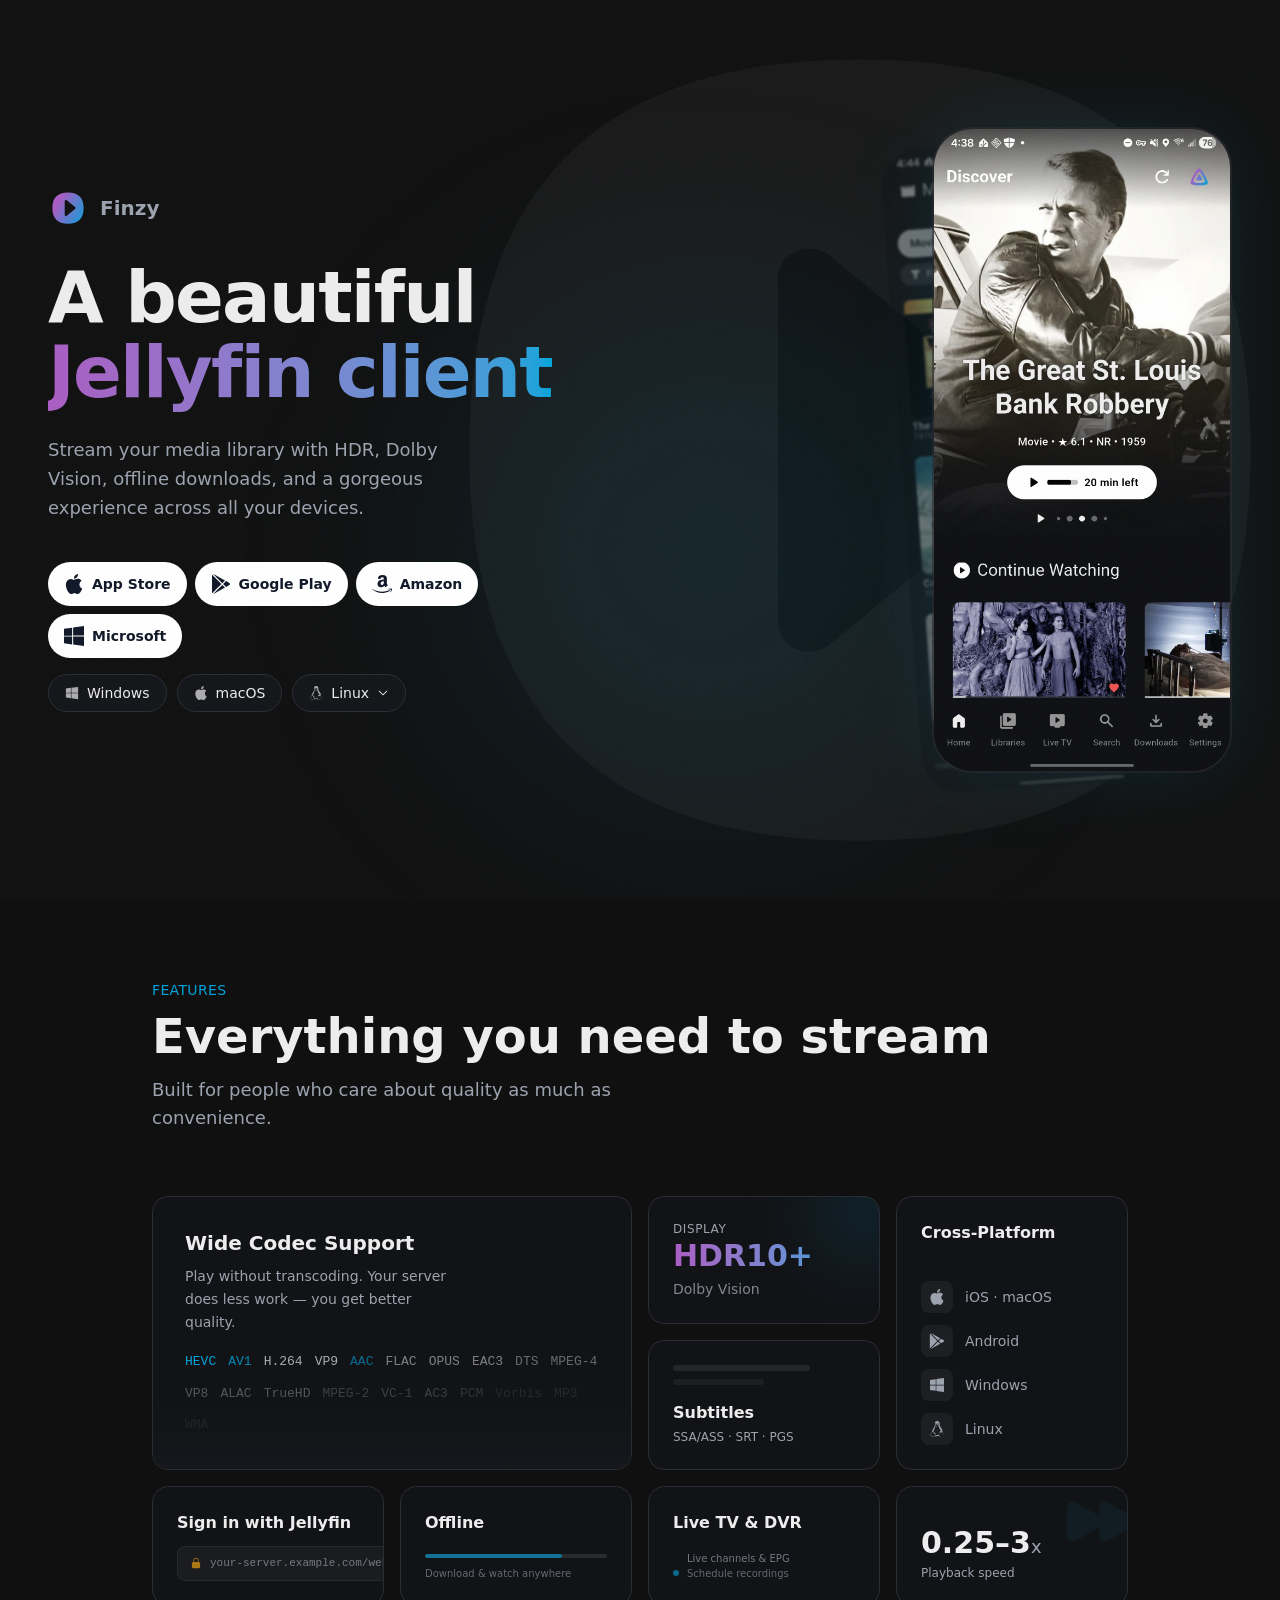
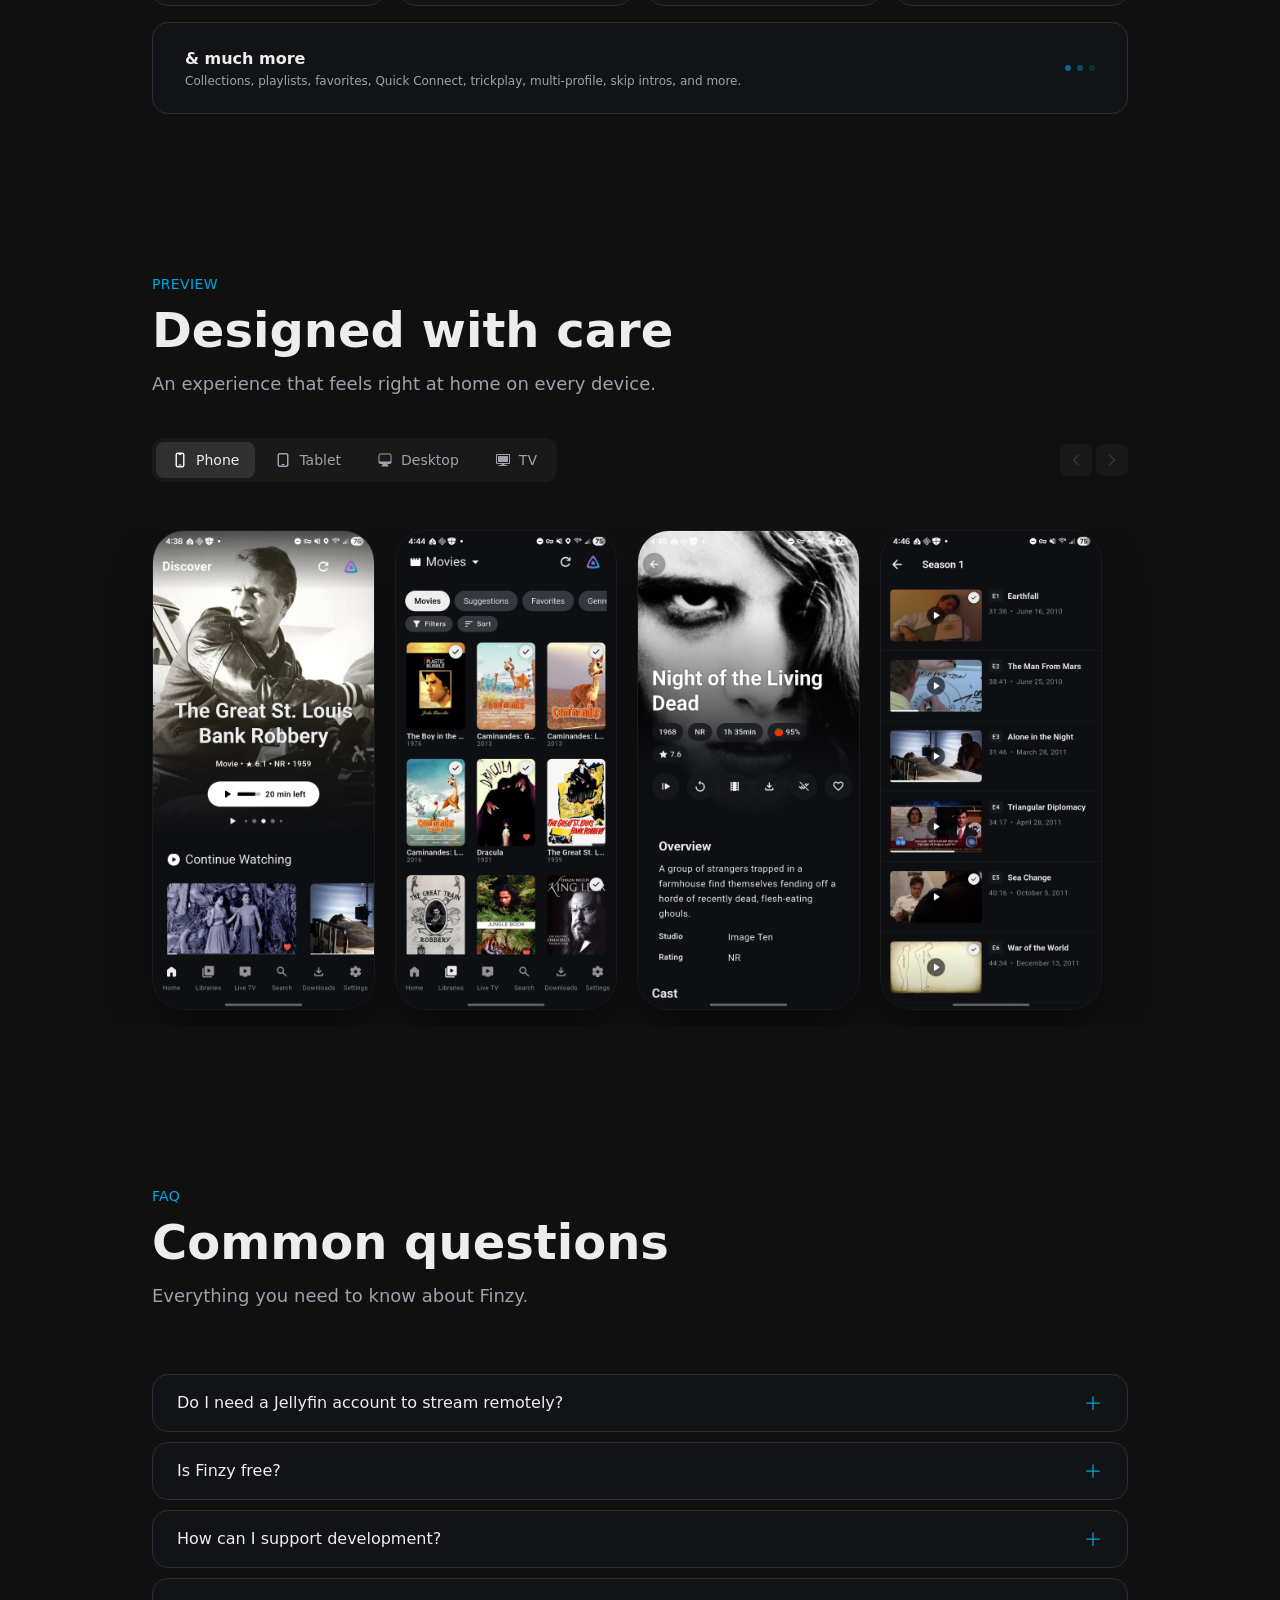
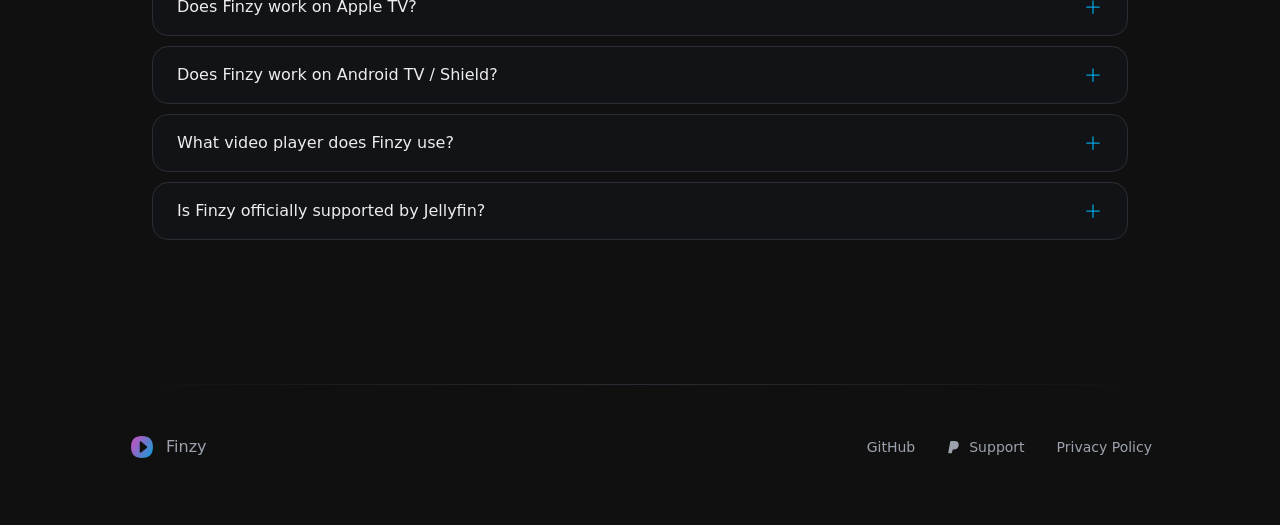
<file: index.html>
<!doctype html>
<html lang="en">
  <head>
    <meta charset="utf-8" />
    <meta name="viewport" content="width=device-width, initial-scale=1" />
    <meta name="theme-color" content="#101010" />
    <link href="assets/css/main.css" rel="stylesheet">
    <link href="assets/css/home.css" rel="stylesheet">
    <link rel="modulepreload" href="assets/js/entry/start.js">
    <link rel="modulepreload" href="assets/js/chunks/sveltekit.js">
    <link rel="modulepreload" href="assets/js/chunks/runtime.js">
    <link rel="modulepreload" href="assets/js/chunks/lifecycle.js">
    <link rel="modulepreload" href="assets/js/entry/app.js">
    <link rel="modulepreload" href="assets/js/chunks/hydration.js">
    <link rel="modulepreload" href="assets/js/chunks/dom-events.js">
    <link rel="modulepreload" href="assets/js/chunks/component-wrapper.js">
    <link rel="modulepreload" href="assets/js/chunks/transitions.js">
    <link rel="modulepreload" href="assets/js/chunks/init.js">
    <link rel="modulepreload" href="assets/js/pages/layout.js">
    <link rel="modulepreload" href="assets/js/chunks/conditional.js">
    <link rel="modulepreload" href="assets/js/chunks/dom-attributes.js">
    <link rel="modulepreload" href="assets/js/pages/home.js">
    <link rel="modulepreload" href="assets/js/chunks/logo.js">
    <link rel="modulepreload" href="assets/js/chunks/icons.js">
    <link rel="modulepreload" href="assets/js/chunks/each.js">
    <!--12qhfyh-->
    <link rel="icon" href="data:image/svg+xml,%3csvg%20xmlns='http://www.w3.org/2000/svg'%20viewBox='0%200%20512%20512'%3e%3cdefs%3e%3clinearGradient%20id='g'%20x1='110.25'%20y1='213.3'%20x2='496.14'%20y2='436.09'%20gradientUnits='userSpaceOnUse'%3e%3cstop%20offset='0'%20stop-color='%23AA5CC3'/%3e%3cstop%20offset='1'%20stop-color='%2300A4DC'/%3e%3c/linearGradient%3e%3c/defs%3e%3cpath%20fill-rule='evenodd'%20fill='url(%23g)'%20d='M256%2056C122%2056%2056%20122%2056%20256C56%20390%20122%20456%20256%20456C390%20456%20456%20390%20456%20256C456%20122%20390%2056%20256%2056ZM214%20168C214%20156%20228%20148%20240%20156L342%20240C354%20250%20354%20262%20342%20272L240%20356C228%20364%20214%20356%20214%20344Z'/%3e%3c/svg%3e"/>
    <!---->
    <!--1uha8ag-->
    <meta name="description" content="Finzy is a beautiful Jellyfin client available on iOS, Android, Windows, macOS, and Linux. HDR, Dolby Vision, offline downloads, and more."/>
    <!---->
    <meta property="og:type" content="website"/>
    <meta property="og:url" content="https://getfinzy.com/"/>
    <meta property="og:title" content="Finzy - A Beautiful Jellyfin Client"/>
    <meta property="og:description" content="Stream your media library with HDR, Dolby Vision, offline downloads, and a gorgeous experience across all your devices."/>
    <meta property="og:image" content="https://getfinzy.com/finzy.png"/>
    <meta name="twitter:card" content="summary"/>
    <meta name="twitter:title" content="Finzy - A Beautiful Jellyfin Client"/>
    <meta name="twitter:description" content="Stream your media library with HDR, Dolby Vision, offline downloads, and a gorgeous experience across all your devices."/>
    <meta name="twitter:image" content="https://getfinzy.com/finzy.png"/>
    <link rel="canonical" href="https://getfinzy.com/"/>
    <title>
      Finzy - A Beautiful Jellyfin Client
    </title>
  </head>
  <body data-sveltekit-preload-data="hover">
    <div style="display: contents">
      <!--[-->
      <!--[-->
      <!---->
      <!---->
      <div class="noise-overlay" aria-hidden="true">
      </div>
      <!---->
      <section class="relative min-h-dvh flex items-center overflow-hidden">
        <svg class="absolute -right-20 top-1/2 -translate-y-1/2 w-150 md:w-200 lg:w-250 opacity-[0.04] select-none pointer-events-none" viewBox="0 0 512 512" xmlns="http://www.w3.org/2000/svg">
          <!--[!-->
          <!--]-->
          <path fill-rule="evenodd" fill="currentColor" d="M256 56C122 56 56 122 56 256C56 390 122 456 256 456C390 456 456 390 456 256C456 122 390 56 256 56ZM214 168C214 156 228 148 240 156L342 240C354 250 354 262 342 272L240 356C228 364 214 356 214 344Z">
          </path>
        </svg>
        <!---->
        <div class="absolute top-1/3 right-1/4 w-125 h-125 rounded-full bg-accent/10 blur-[120px] animate-pulse-glow pointer-events-none">
        </div>
        <div class="w-full max-w-7xl mx-auto px-6 lg:px-12 py-16 sm:py-24 grid lg:grid-cols-2 gap-12 lg:gap-24 items-center">
          <div class="max-w-xl">
            <div class="animate-fade-in-up flex items-center gap-3 mb-5 sm:mb-8">
              <svg class="w-10 h-10" viewBox="0 0 512 512" xmlns="http://www.w3.org/2000/svg">
                <!--[-->
                <defs>
                  <linearGradient id="logo-gradient" x1="110.25" y1="213.3" x2="496.14" y2="436.09" gradientUnits="userSpaceOnUse">
                    <stop offset="0" stop-color="#AA5CC3">
                    </stop>
                    <stop offset="1" stop-color="#00A4DC">
                    </stop>
                  </linearGradient>
                </defs>
                <!--]-->
                <path fill-rule="evenodd" fill="url(#logo-gradient)" d="M256 56C122 56 56 122 56 256C56 390 122 456 256 456C390 456 456 390 456 256C456 122 390 56 256 56ZM214 168C214 156 228 148 240 156L342 240C354 250 354 262 342 272L240 356C228 364 214 356 214 344Z">
                </path>
              </svg>
              <!---->
              <span class="text-xl font-semibold text-text-muted">
                Finzy
              </span>
            </div>
            <h1 class="text-4xl sm:text-5xl md:text-6xl lg:text-7xl font-bold tracking-tight leading-[1.05] animate-fade-in-up" style="animation-delay: 100ms;">
              A beautiful
              <br/>
              <span class="bg-gradient-to-r from-accent-dim to-accent bg-clip-text text-transparent">
                Jellyfin client
              </span>
            </h1>
            <p class="text-base sm:text-lg text-text-muted mt-4 mb-8 sm:mt-6 sm:mb-10 max-w-md leading-relaxed animate-fade-in-up" style="animation-delay: 200ms;">
              Stream your media library with HDR, Dolby Vision, offline downloads, and a gorgeous experience across all your
        devices.
            </p>
            <div class="animate-fade-in-up" style="animation-delay: 300ms;">
              <div class="flex flex-col gap-4">
                <div class="flex flex-wrap gap-2">
                  <a href="https://apps.apple.com/us/app/id6759632535" target="_blank" rel="noopener noreferrer" class="inline-flex items-center gap-2 px-4 py-3 bg-white text-gray-900 rounded-full font-semibold text-sm hover:bg-gray-100 transition-colors">
                    <svg role="img" viewBox="0 0 24 24" fill="currentColor" xmlns="http://www.w3.org/2000/svg" width="100%" height="100%" class="w-5 h-5">
                      <!--[!-->
                      <!--]-->
                      <!--[-->
                      <path d="M12.152 6.896c-.948 0-2.415-1.078-3.96-1.04-2.04.027-3.91 1.183-4.961 3.014-2.117 3.675-.546 9.103 1.519 12.09 1.013 1.454 2.208 3.09 3.792 3.039 1.52-.065 2.09-.987 3.935-.987 1.831 0 2.35.987 3.96.948 1.637-.026 2.676-1.48 3.676-2.948 1.156-1.688 1.636-3.325 1.662-3.415-.039-.013-3.182-1.221-3.22-4.857-.026-3.04 2.48-4.494 2.597-4.559-1.429-2.09-3.623-2.324-4.39-2.376-2-.156-3.675 1.09-4.61 1.09zM15.53 3.83c.843-1.012 1.4-2.427 1.245-3.83-1.207.052-2.662.805-3.532 1.818-.78.896-1.454 2.338-1.273 3.714 1.338.104 2.715-.688 3.559-1.701">
                      </path>
                      <!--]-->
                      <!--[-->
                      <!--]-->
                      <!--[-->
                      <!--]-->
                      <!--[-->
                      <!--]-->
                      <!--[-->
                      <!--]-->
                      <!--[-->
                      <!--]-->
                    </svg>
                    <!---->
                    App Store
                  </a>
                  <a href="https://play.google.com/store/apps/details?id=com.dkmcgowan.finzy" target="_blank" rel="noopener noreferrer" class="inline-flex items-center gap-2 px-4 py-3 bg-white text-gray-900 rounded-full font-semibold text-sm hover:bg-gray-100 transition-colors">
                    <svg role="img" viewBox="0 0 24 24" fill="currentColor" xmlns="http://www.w3.org/2000/svg" width="100%" height="100%" class="w-5 h-5">
                      <!--[!-->
                      <!--]-->
                      <!--[-->
                      <path d="M22.018 13.298l-3.919 2.218-3.515-3.493 3.543-3.521 3.891 2.202a1.49 1.49 0 0 1 0 2.594zM1.337.924a1.486 1.486 0 0 0-.112.568v21.017c0 .217.045.419.124.6l11.155-11.087L1.337.924zm12.207 10.065l3.258-3.238L3.45.195a1.466 1.466 0 0 0-.946-.179l11.04 10.973zm0 2.067l-11 10.933c.298.036.612-.016.906-.183l13.324-7.54-3.23-3.21z">
                      </path>
                      <!--]-->
                      <!--[-->
                      <!--]-->
                      <!--[-->
                      <!--]-->
                      <!--[-->
                      <!--]-->
                      <!--[-->
                      <!--]-->
                      <!--[-->
                      <!--]-->
                    </svg>
                    <!---->
                    Google Play
                  </a>
                  <a href="https://www.amazon.com/gp/product/B0GRRLSYDX" target="_blank" rel="noopener noreferrer" class="inline-flex items-center gap-2 px-4 py-3 bg-white text-gray-900 rounded-full font-semibold text-sm hover:bg-gray-100 transition-colors">
                    <svg role="img" viewBox="0 0 24 24" fill="currentColor" xmlns="http://www.w3.org/2000/svg" width="100%" height="100%" class="w-5 h-5">
                      <!--[!-->
                      <!--]-->
                      <!--[-->
                      <path d="M.045 18.02c.072-.116.187-.124.348-.022 3.636 2.11 7.594 3.166 11.87 3.166 2.852 0 5.668-.533 8.447-1.595l.315-.14c.138-.06.234-.1.293-.13.226-.088.39-.046.525.13.12.174.09.336-.12.48-.256.19-.6.41-1.006.654-1.244.743-2.64 1.316-4.185 1.726a17.617 17.617 0 01-10.951-.577 17.88 17.88 0 01-5.43-3.35c-.1-.074-.151-.15-.151-.22 0-.047.021-.09.051-.13zm6.565-6.218c0-1.005.247-1.863.743-2.577.495-.71 1.17-1.25 2.04-1.615.796-.335 1.756-.575 2.912-.72.39-.046 1.033-.103 1.92-.174v-.37c0-.93-.105-1.558-.3-1.875-.302-.43-.78-.65-1.44-.65h-.182c-.48.046-.896.196-1.246.46-.35.27-.575.63-.675 1.096-.06.3-.206.465-.435.51l-2.52-.315c-.248-.06-.372-.18-.372-.39 0-.046.007-.09.022-.15.247-1.29.855-2.25 1.82-2.88.976-.616 2.1-.975 3.39-1.05h.54c1.65 0 2.957.434 3.888 1.29.135.15.27.3.405.48.12.165.224.314.283.45.075.134.15.33.195.57.06.254.105.42.135.51.03.104.062.3.076.615.01.313.02.493.02.553v5.28c0 .376.06.72.165 1.036.105.313.21.54.315.674l.51.674c.09.136.136.256.136.36 0 .12-.06.226-.18.314-1.2 1.05-1.86 1.62-1.963 1.71-.165.135-.375.15-.63.045a6.062 6.062 0 01-.526-.496l-.31-.347a9.391 9.391 0 01-.317-.42l-.3-.435c-.81.886-1.603 1.44-2.4 1.665-.494.15-1.093.227-1.83.227-1.11 0-2.04-.343-2.76-1.034-.72-.69-1.08-1.665-1.08-2.94l-.05-.076zm3.753-.438c0 .566.14 1.02.425 1.364.285.34.675.512 1.155.512.045 0 .106-.007.195-.02.09-.016.134-.023.166-.023.614-.16 1.08-.553 1.424-1.178.165-.28.285-.58.36-.91.09-.32.12-.59.135-.8.015-.195.015-.54.015-1.005v-.54c-.84 0-1.484.06-1.92.18-1.275.36-1.92 1.17-1.92 2.43l-.035-.02zm9.162 7.027c.03-.06.075-.11.132-.17.362-.243.714-.41 1.05-.5a8.094 8.094 0 011.612-.24c.14-.012.28 0 .41.03.65.06 1.05.168 1.172.33.063.09.099.228.099.39v.15c0 .51-.149 1.11-.424 1.8-.278.69-.664 1.248-1.156 1.68-.073.06-.14.09-.197.09-.03 0-.06 0-.09-.012-.09-.044-.107-.12-.064-.24.54-1.26.806-2.143.806-2.64 0-.15-.03-.27-.087-.344-.145-.166-.55-.257-1.224-.257-.243 0-.533.016-.87.046-.363.045-.7.09-1 .135-.09 0-.148-.014-.18-.044-.03-.03-.036-.047-.02-.077 0-.017.006-.03.02-.063v-.06z">
                      </path>
                      <!--]-->
                      <!--[-->
                      <!--]-->
                      <!--[-->
                      <!--]-->
                      <!--[-->
                      <!--]-->
                      <!--[-->
                      <!--]-->
                      <!--[-->
                      <!--]-->
                    </svg>
                    <!---->
                    Amazon
                  </a>
                  <a href="https://apps.microsoft.com/detail/9p760mspwfq3" target="_blank" rel="noopener noreferrer" class="inline-flex items-center gap-2 px-4 py-3 bg-white text-gray-900 rounded-full font-semibold text-sm hover:bg-gray-100 transition-colors">
                    <svg role="img" viewBox="0 0 24 24" fill="currentColor" xmlns="http://www.w3.org/2000/svg" width="100%" height="100%" class="w-5 h-5">
                      <path d="M0 3.449L9.75 2.1v9.451H0m10.949-9.602L24 0v11.4H10.949M0 12.6h9.75v9.451L0 20.699M10.949 12.6H24V24l-12.9-1.801">
                      </path>
                    </svg>
                    <!---->
                    Microsoft
                  </a>
                </div>
                <div class="flex flex-wrap gap-2.5">
                  <a href="#" class="inline-flex items-center gap-2 px-4 py-2 bg-surface/80 hover:bg-surface-hover border border-border rounded-full text-sm transition-colors">
                    <svg class="w-3.5 h-3.5 opacity-70" viewBox="0 0 448 512" fill="currentColor">
                      <path d="M0 93.7l183.6-25.3v177.4H0V93.7zm0 324.6l183.6 25.3V268.4H0v149.9zm203.8 28L448 480V268.4H203.8v177.9zm0-380.6v180.1H448V32L203.8 65.7z">
                      </path>
                    </svg>
                    <!---->
                    Windows
                  </a>
                  <a href="#" class="inline-flex items-center gap-2 px-4 py-2 bg-surface/80 hover:bg-surface-hover border border-border rounded-full text-sm transition-colors">
                    <svg role="img" viewBox="0 0 24 24" fill="currentColor" xmlns="http://www.w3.org/2000/svg" width="100%" height="100%" class="w-3.5 h-3.5 opacity-70">
                      <!--[!-->
                      <!--]-->
                      <!--[-->
                      <path d="M12.152 6.896c-.948 0-2.415-1.078-3.96-1.04-2.04.027-3.91 1.183-4.961 3.014-2.117 3.675-.546 9.103 1.519 12.09 1.013 1.454 2.208 3.09 3.792 3.039 1.52-.065 2.09-.987 3.935-.987 1.831 0 2.35.987 3.96.948 1.637-.026 2.676-1.48 3.676-2.948 1.156-1.688 1.636-3.325 1.662-3.415-.039-.013-3.182-1.221-3.22-4.857-.026-3.04 2.48-4.494 2.597-4.559-1.429-2.09-3.623-2.324-4.39-2.376-2-.156-3.675 1.09-4.61 1.09zM15.53 3.83c.843-1.012 1.4-2.427 1.245-3.83-1.207.052-2.662.805-3.532 1.818-.78.896-1.454 2.338-1.273 3.714 1.338.104 2.715-.688 3.559-1.701">
                      </path>
                      <!--]-->
                      <!--[-->
                      <!--]-->
                      <!--[-->
                      <!--]-->
                      <!--[-->
                      <!--]-->
                      <!--[-->
                      <!--]-->
                      <!--[-->
                      <!--]-->
                    </svg>
                    <!---->
                    macOS
                  </a>
                  <div class="relative" role="group">
                    <button type="button" aria-expanded="false" aria-haspopup="true" class="inline-flex items-center gap-2 px-4 py-2 bg-surface/80 border border-border rounded-full text-sm transition-colors cursor-default hover:bg-surface-hover">
                      <svg role="img" viewBox="0 0 24 24" fill="currentColor" xmlns="http://www.w3.org/2000/svg" width="100%" height="100%" class="w-3.5 h-3.5 opacity-70">
                        <!--[!-->
                        <!--]-->
                        <!--[-->
                        <path d="M12.504 0c-.155 0-.315.008-.48.021-4.226.333-3.105 4.807-3.17 6.298-.076 1.092-.3 1.953-1.05 3.02-.885 1.051-2.127 2.75-2.716 4.521-.278.832-.41 1.684-.287 2.489a.424.424 0 00-.11.135c-.26.268-.45.6-.663.839-.199.199-.485.267-.797.4-.313.136-.658.269-.864.68-.09.189-.136.394-.132.602 0 .199.027.4.055.536.058.399.116.728.04.97-.249.68-.28 1.145-.106 1.484.174.334.535.47.94.601.81.2 1.91.135 2.774.6.926.466 1.866.67 2.616.47.526-.116.97-.464 1.208-.946.587-.003 1.23-.269 2.26-.334.699-.058 1.574.267 2.577.2.025.134.063.198.114.333l.003.003c.391.778 1.113 1.132 1.884 1.071.771-.06 1.592-.536 2.257-1.306.631-.765 1.683-1.084 2.378-1.503.348-.199.629-.469.649-.853.023-.4-.2-.811-.714-1.376v-.097l-.003-.003c-.17-.2-.25-.535-.338-.926-.085-.401-.182-.786-.492-1.046h-.003c-.059-.054-.123-.067-.188-.135a.357.357 0 00-.19-.064c.431-1.278.264-2.55-.173-3.694-.533-1.41-1.465-2.638-2.175-3.483-.796-1.005-1.576-1.957-1.56-3.368.026-2.152.236-6.133-3.544-6.139zm.529 3.405h.013c.213 0 .396.062.584.198.19.135.33.332.438.533.105.259.158.459.166.724 0-.02.006-.04.006-.06v.105a.086.086 0 01-.004-.021l-.004-.024a1.807 1.807 0 01-.15.706.953.953 0 01-.213.335.71.71 0 00-.088-.042c-.104-.045-.198-.064-.284-.133a1.312 1.312 0 00-.22-.066c.05-.06.146-.133.183-.198.053-.128.082-.264.088-.402v-.02a1.21 1.21 0 00-.061-.4c-.045-.134-.101-.2-.183-.333-.084-.066-.167-.132-.267-.132h-.016c-.093 0-.176.03-.262.132a.8.8 0 00-.205.334 1.18 1.18 0 00-.09.4v.019c.002.089.008.179.02.267-.193-.067-.438-.135-.607-.202a1.635 1.635 0 01-.018-.2v-.02a1.772 1.772 0 01.15-.768c.082-.22.232-.406.43-.533a.985.985 0 01.594-.2zm-2.962.059h.036c.142 0 .27.048.399.135.146.129.264.288.344.465.09.199.14.4.153.667v.004c.007.134.006.2-.002.266v.08c-.03.007-.056.018-.083.024-.152.055-.274.135-.393.2.012-.09.013-.18.003-.267v-.015c-.012-.133-.04-.2-.082-.333a.613.613 0 00-.166-.267.248.248 0 00-.183-.064h-.021c-.071.006-.13.04-.186.132a.552.552 0 00-.12.27.944.944 0 00-.023.33v.015c.012.135.037.2.08.334.046.134.098.2.166.268.01.009.02.018.034.024-.07.057-.117.07-.176.136a.304.304 0 01-.131.068 2.62 2.62 0 01-.275-.402 1.772 1.772 0 01-.155-.667 1.759 1.759 0 01.08-.668 1.43 1.43 0 01.283-.535c.128-.133.26-.2.418-.2zm1.37 1.706c.332 0 .733.065 1.216.399.293.2.523.269 1.052.468h.003c.255.136.405.266.478.399v-.131a.571.571 0 01.016.47c-.123.31-.516.643-1.063.842v.002c-.268.135-.501.333-.775.465-.276.135-.588.292-1.012.267a1.139 1.139 0 01-.448-.067 3.566 3.566 0 01-.322-.198c-.195-.135-.363-.332-.612-.465v-.005h-.005c-.4-.246-.616-.512-.686-.71-.07-.268-.005-.47.193-.6.224-.135.38-.271.483-.336.104-.074.143-.102.176-.131h.002v-.003c.169-.202.436-.47.839-.601.139-.036.294-.065.466-.065zm2.8 2.142c.358 1.417 1.196 3.475 1.735 4.473.286.534.855 1.659 1.102 3.024.156-.005.33.018.513.064.646-1.671-.546-3.467-1.089-3.966-.22-.2-.232-.335-.123-.335.59.534 1.365 1.572 1.646 2.757.13.535.16 1.104.021 1.67.067.028.135.06.205.067 1.032.534 1.413.938 1.23 1.537v-.043c-.06-.003-.12 0-.18 0h-.016c.151-.467-.182-.825-1.065-1.224-.915-.4-1.646-.336-1.77.465-.008.043-.013.066-.018.135-.068.023-.139.053-.209.064-.43.268-.662.669-.793 1.187-.13.533-.17 1.156-.205 1.869v.003c-.02.334-.17.838-.319 1.35-1.5 1.072-3.58 1.538-5.348.334a2.645 2.645 0 00-.402-.533 1.45 1.45 0 00-.275-.333c.182 0 .338-.03.465-.067a.615.615 0 00.314-.334c.108-.267 0-.697-.345-1.163-.345-.467-.931-.995-1.788-1.521-.63-.4-.986-.87-1.15-1.396-.165-.534-.143-1.085-.015-1.645.245-1.07.873-2.11 1.274-2.763.107-.065.037.135-.408.974-.396.751-1.14 2.497-.122 3.854a8.123 8.123 0 01.647-2.876c.564-1.278 1.743-3.504 1.836-5.268.048.036.217.135.289.202.218.133.38.333.59.465.21.201.477.335.876.335.039.003.075.006.11.006.412 0 .73-.134.997-.268.29-.134.52-.334.74-.4h.005c.467-.135.835-.402 1.044-.7zm2.185 8.958c.037.6.343 1.245.882 1.377.588.134 1.434-.333 1.791-.765l.211-.01c.315-.007.577.01.847.268l.003.003c.208.199.305.53.391.876.085.4.154.78.409 1.066.486.527.645.906.636 1.14l.003-.007v.018l-.003-.012c-.015.262-.185.396-.498.595-.63.401-1.746.712-2.457 1.57-.618.737-1.37 1.14-2.036 1.191-.664.053-1.237-.2-1.574-.898l-.005-.003c-.21-.4-.12-1.025.056-1.69.176-.668.428-1.344.463-1.897.037-.714.076-1.335.195-1.814.12-.465.308-.797.641-.984l.045-.022zm-10.814.049h.01c.053 0 .105.005.157.014.376.055.706.333 1.023.752l.91 1.664.003.003c.243.533.754 1.064 1.189 1.637.434.598.77 1.131.729 1.57v.006c-.057.744-.48 1.148-1.125 1.294-.645.135-1.52.002-2.395-.464-.968-.536-2.118-.469-2.857-.602-.369-.066-.61-.2-.723-.4-.11-.2-.113-.602.123-1.23v-.004l.002-.003c.117-.334.03-.752-.027-1.118-.055-.401-.083-.71.043-.94.16-.334.396-.4.69-.533.294-.135.64-.202.915-.47h.002v-.002c.256-.268.445-.601.668-.838.19-.201.38-.336.663-.336zm7.159-9.074c-.435.201-.945.535-1.488.535-.542 0-.97-.267-1.28-.466-.154-.134-.28-.268-.373-.335-.164-.134-.144-.333-.074-.333.109.016.129.134.199.2.096.066.215.2.36.333.292.2.68.467 1.167.467.485 0 1.053-.267 1.398-.466.195-.135.445-.334.648-.467.156-.136.149-.267.279-.267.128.016.034.134-.147.332a8.097 8.097 0 01-.69.468zm-1.082-1.583V5.64c-.006-.02.013-.042.029-.05.074-.043.18-.027.26.004.063 0 .16.067.15.135-.006.049-.085.066-.135.066-.055 0-.092-.043-.141-.068-.052-.018-.146-.008-.163-.065zm-.551 0c-.02.058-.113.049-.166.066-.047.025-.086.068-.14.068-.05 0-.13-.02-.136-.068-.01-.066.088-.133.15-.133.08-.031.184-.047.259-.005.019.009.036.03.03.05v.02h.003z">
                        </path>
                        <!--]-->
                        <!--[-->
                        <!--]-->
                        <!--[-->
                        <!--]-->
                        <!--[-->
                        <!--]-->
                        <!--[-->
                        <!--]-->
                        <!--[-->
                        <!--]-->
                      </svg>
                      <!---->
                      Linux
                      <span class="w-3 h-3 transition-transform duration-300">
                        <svg viewBox="0 0 24 24" fill="currentColor" aria-hidden="true" xmlns="http://www.w3.org/2000/svg" width="100%" height="100%" class="w-3 h-3">
                          <!--[!-->
                          <!--]-->
                          <!--[-->
                          <path fill-rule="evenodd" d="M12.53 16.28a.75.75 0 0 1-1.06 0l-7.5-7.5a.75.75 0 0 1 1.06-1.06L12 14.69l6.97-6.97a.75.75 0 1 1 1.06 1.06l-7.5 7.5Z" clip-rule="evenodd">
                          </path>
                          <!--]-->
                          <!--[-->
                          <!--]-->
                          <!--[-->
                          <!--]-->
                          <!--[-->
                          <!--]-->
                          <!--[-->
                          <!--]-->
                          <!--[-->
                          <!--]-->
                        </svg>
                        <!---->
                      </span>
                    </button>
                    <div role="menu" class="absolute bottom-full mb-2 left-0 w-56 bg-surface border border-border rounded-2xl shadow-xl overflow-hidden z-10 transition-all duration-150 opacity-0 invisible">
                      <!--[-->
                      <!--[!-->
                      <!--]-->
                      <div class="px-4 pt-2.5 pb-1 text-xs font-semibold text-muted uppercase tracking-wide">
                        x64 (Intel/AMD)
                      </div>
                      <!--[-->
                      <a href="#" role="menuitem" class="block px-4 py-2 text-sm hover:bg-surface-hover transition-colors">
                        .deb (Debian/Ubuntu)
                      </a>
                      <a href="#" role="menuitem" class="block px-4 py-2 text-sm hover:bg-surface-hover transition-colors">
                        .rpm (Fedora/RHEL)
                      </a>
                      <a href="#" role="menuitem" class="block px-4 py-2 text-sm hover:bg-surface-hover transition-colors">
                        .pkg.tar.zst (Arch)
                      </a>
                      <a href="#" role="menuitem" class="block px-4 py-2 text-sm hover:bg-surface-hover transition-colors">
                        .tar.gz (Portable)
                      </a>
                      <!--]-->
                      <!--[-->
                      <div class="border-t border-border">
                      </div>
                      <!--]-->
                      <div class="px-4 pt-2.5 pb-1 text-xs font-semibold text-muted uppercase tracking-wide">
                        ARM64
                      </div>
                      <!--[-->
                      <a href="#" role="menuitem" class="block px-4 py-2 text-sm hover:bg-surface-hover transition-colors">
                        .deb (Debian/Ubuntu)
                      </a>
                      <a href="#" role="menuitem" class="block px-4 py-2 text-sm hover:bg-surface-hover transition-colors">
                        .rpm (Fedora/RHEL)
                      </a>
                      <a href="#" role="menuitem" class="block px-4 py-2 text-sm hover:bg-surface-hover transition-colors">
                        .pkg.tar.zst (Arch)
                      </a>
                      <a href="#" role="menuitem" class="block px-4 py-2 text-sm hover:bg-surface-hover transition-colors">
                        .tar.gz (Portable)
                      </a>
                      <!--]-->
                      <!--]-->
                    </div>
                  </div>
                </div>
              </div>
              <!---->
            </div>
          </div>
          <div class="relative flex justify-center lg:justify-end animate-fade-in-up" style="animation-delay: 400ms;">
            <div class="relative w-56 sm:w-70 md:w-75">
              <div class="absolute -left-8 top-3 w-full rounded-[2.5rem] overflow-hidden border border-border/30 opacity-40 blur-[1px] rotate-[-4deg]">
                <img src="assets/images/phone-library.webp" alt="" class="w-full block" loading="lazy"/>
              </div>
              <div class="relative rounded-[2.5rem] overflow-hidden border-2 border-border/60 shadow-[0_0_80px_-20px] shadow-accent/20">
                <img src="assets/images/phone-home.webp" alt="Finzy home screen" class="w-full block"/>
              </div>
            </div>
          </div>
        </div>
      </section>
      <!---->
      <section class="px-6 py-10 sm:py-16 md:py-20 max-w-5xl mx-auto">
        <div class=" transition-all duration-600 ease-out" style="opacity: 0; transform: translateY(24px); transition-delay: 0ms;">
          <p class="text-accent font-medium text-sm tracking-wide uppercase mb-3">
            Features
          </p>
          <h2 class="text-4xl md:text-5xl font-bold mb-4">
            Everything you need to stream
          </h2>
          <p class="text-text-muted text-lg mb-10 sm:mb-16 max-w-lg">
            Built for people who care about quality as much as convenience.
          </p>
          <!---->
        </div>
        <!---->
        <div class="bento-grid svelte-1dpem8h">
          <div class="bento-codec transition-all duration-600 ease-out" style="opacity: 0; transform: translateY(24px); transition-delay: 0ms;">
            <div class="glass-card rounded-2xl p-8 h-full flex flex-col justify-between overflow-hidden relative">
              <div class="relative z-10">
                <h3 class="text-xl font-semibold mb-2">
                  Wide Codec Support
                </h3>
                <p class="text-sm text-text-muted leading-relaxed max-w-[280px]">
                  Play without transcoding. Your server does less work — you get better quality.
                </p>
              </div>
              <div class="codec-wall mt-4 svelte-1dpem8h" aria-hidden="true">
                <span class="text-accent">
                  HEVC
                </span>
                <span class="text-accent/80">
                  AV1
                </span>
                <span class="text-text/70">
                  H.264
                </span>
                <span class="text-text/70">
                  VP9
                </span>
                <span class="text-accent/60">
                  AAC
                </span>
                <span class="text-text/50">
                  FLAC
                </span>
                <span class="text-text/50">
                  OPUS
                </span>
                <span class="text-text/50">
                  EAC3
                </span>
                <span class="text-text/40">
                  DTS
                </span>
                <span class="text-text/40">
                  MPEG-4
                </span>
                <span class="text-text/30">
                  VP8
                </span>
                <span class="text-text/30">
                  ALAC
                </span>
                <span class="text-text/30">
                  TrueHD
                </span>
                <span class="text-text/20">
                  MPEG-2
                </span>
                <span class="text-text/20">
                  VC-1
                </span>
                <span class="text-text/20">
                  AC3
                </span>
                <span class="text-text/15">
                  PCM
                </span>
                <span class="text-text/10">
                  Vorbis
                </span>
                <span class="text-text/10">
                  MP3
                </span>
                <span class="text-text/10">
                  WMA
                </span>
              </div>
              <div class="absolute inset-x-0 bottom-0 h-16 bg-gradient-to-t from-surface to-transparent z-[1] pointer-events-none">
              </div>
            </div>
            <!---->
          </div>
          <!---->
          <div class="bento-hdr transition-all duration-600 ease-out" style="opacity: 0; transform: translateY(24px); transition-delay: 50ms;">
            <div class="glass-card rounded-2xl p-6 h-full flex flex-col justify-between overflow-hidden relative">
              <div class="absolute -top-8 -right-8 w-24 h-24 rounded-full bg-accent/15 blur-2xl pointer-events-none">
              </div>
              <p class="text-xs text-text-muted uppercase tracking-wider">
                Display
              </p>
              <div class="mt-auto">
                <p class="text-3xl font-bold bg-gradient-to-r from-accent-dim to-accent bg-clip-text text-transparent leading-tight">
                  HDR10+
                </p>
                <p class="text-sm text-text-muted/80 mt-1">
                  Dolby Vision
                </p>
              </div>
            </div>
            <!---->
          </div>
          <!---->
          <div class="bento-sub transition-all duration-600 ease-out" style="opacity: 0; transform: translateY(24px); transition-delay: 100ms;">
            <div class="glass-card rounded-2xl p-6 h-full flex flex-col justify-between">
              <div class="space-y-2 mb-4" aria-hidden="true">
                <div class="h-1.5 w-3/4 rounded-full bg-white/8">
                </div>
                <div class="h-1.5 w-1/2 rounded-full bg-white/5">
                </div>
              </div>
              <div>
                <p class="text-base font-semibold">
                  Subtitles
                </p>
                <p class="text-xs text-text-muted mt-1">
                  SSA/ASS · SRT · PGS
                </p>
              </div>
            </div>
            <!---->
          </div>
          <!---->
          <div class="bento-cross transition-all duration-600 ease-out" style="opacity: 0; transform: translateY(24px); transition-delay: 80ms;">
            <div class="glass-card rounded-2xl p-6 h-full flex flex-col">
              <p class="text-base font-semibold mb-5">
                Cross-Platform
              </p>
              <div class="flex flex-col gap-3 mt-auto">
                <div class="flex items-center gap-3 text-sm text-text-muted">
                  <div class="w-8 h-8 rounded-lg bg-white/5 flex items-center justify-center">
                    <svg role="img" viewBox="0 0 24 24" fill="currentColor" xmlns="http://www.w3.org/2000/svg" width="100%" height="100%" class="w-4 h-4">
                      <!--[!-->
                      <!--]-->
                      <!--[-->
                      <path d="M12.152 6.896c-.948 0-2.415-1.078-3.96-1.04-2.04.027-3.91 1.183-4.961 3.014-2.117 3.675-.546 9.103 1.519 12.09 1.013 1.454 2.208 3.09 3.792 3.039 1.52-.065 2.09-.987 3.935-.987 1.831 0 2.35.987 3.96.948 1.637-.026 2.676-1.48 3.676-2.948 1.156-1.688 1.636-3.325 1.662-3.415-.039-.013-3.182-1.221-3.22-4.857-.026-3.04 2.48-4.494 2.597-4.559-1.429-2.09-3.623-2.324-4.39-2.376-2-.156-3.675 1.09-4.61 1.09zM15.53 3.83c.843-1.012 1.4-2.427 1.245-3.83-1.207.052-2.662.805-3.532 1.818-.78.896-1.454 2.338-1.273 3.714 1.338.104 2.715-.688 3.559-1.701">
                      </path>
                      <!--]-->
                      <!--[-->
                      <!--]-->
                      <!--[-->
                      <!--]-->
                      <!--[-->
                      <!--]-->
                      <!--[-->
                      <!--]-->
                      <!--[-->
                      <!--]-->
                    </svg>
                    <!---->
                  </div>
                  <span>
                    iOS · macOS
                  </span>
                </div>
                <div class="flex items-center gap-3 text-sm text-text-muted">
                  <div class="w-8 h-8 rounded-lg bg-white/5 flex items-center justify-center">
                    <svg role="img" viewBox="0 0 24 24" fill="currentColor" xmlns="http://www.w3.org/2000/svg" width="100%" height="100%" class="w-4 h-4">
                      <!--[!-->
                      <!--]-->
                      <!--[-->
                      <path d="M22.018 13.298l-3.919 2.218-3.515-3.493 3.543-3.521 3.891 2.202a1.49 1.49 0 0 1 0 2.594zM1.337.924a1.486 1.486 0 0 0-.112.568v21.017c0 .217.045.419.124.6l11.155-11.087L1.337.924zm12.207 10.065l3.258-3.238L3.45.195a1.466 1.466 0 0 0-.946-.179l11.04 10.973zm0 2.067l-11 10.933c.298.036.612-.016.906-.183l13.324-7.54-3.23-3.21z">
                      </path>
                      <!--]-->
                      <!--[-->
                      <!--]-->
                      <!--[-->
                      <!--]-->
                      <!--[-->
                      <!--]-->
                      <!--[-->
                      <!--]-->
                      <!--[-->
                      <!--]-->
                    </svg>
                    <!---->
                  </div>
                  <span>
                    Android
                  </span>
                </div>
                <div class="flex items-center gap-3 text-sm text-text-muted">
                  <div class="w-8 h-8 rounded-lg bg-white/5 flex items-center justify-center">
                    <svg class="w-4 h-4" viewBox="0 0 448 512" fill="currentColor">
                      <path d="M0 93.7l183.6-25.3v177.4H0V93.7zm0 324.6l183.6 25.3V268.4H0v149.9zm203.8 28L448 480V268.4H203.8v177.9zm0-380.6v180.1H448V32L203.8 65.7z">
                      </path>
                    </svg>
                    <!---->
                  </div>
                  <span>
                    Windows
                  </span>
                </div>
                <div class="flex items-center gap-3 text-sm text-text-muted">
                  <div class="w-8 h-8 rounded-lg bg-white/5 flex items-center justify-center">
                    <svg role="img" viewBox="0 0 24 24" fill="currentColor" xmlns="http://www.w3.org/2000/svg" width="100%" height="100%" class="w-4 h-4">
                      <!--[!-->
                      <!--]-->
                      <!--[-->
                      <path d="M12.504 0c-.155 0-.315.008-.48.021-4.226.333-3.105 4.807-3.17 6.298-.076 1.092-.3 1.953-1.05 3.02-.885 1.051-2.127 2.75-2.716 4.521-.278.832-.41 1.684-.287 2.489a.424.424 0 00-.11.135c-.26.268-.45.6-.663.839-.199.199-.485.267-.797.4-.313.136-.658.269-.864.68-.09.189-.136.394-.132.602 0 .199.027.4.055.536.058.399.116.728.04.97-.249.68-.28 1.145-.106 1.484.174.334.535.47.94.601.81.2 1.91.135 2.774.6.926.466 1.866.67 2.616.47.526-.116.97-.464 1.208-.946.587-.003 1.23-.269 2.26-.334.699-.058 1.574.267 2.577.2.025.134.063.198.114.333l.003.003c.391.778 1.113 1.132 1.884 1.071.771-.06 1.592-.536 2.257-1.306.631-.765 1.683-1.084 2.378-1.503.348-.199.629-.469.649-.853.023-.4-.2-.811-.714-1.376v-.097l-.003-.003c-.17-.2-.25-.535-.338-.926-.085-.401-.182-.786-.492-1.046h-.003c-.059-.054-.123-.067-.188-.135a.357.357 0 00-.19-.064c.431-1.278.264-2.55-.173-3.694-.533-1.41-1.465-2.638-2.175-3.483-.796-1.005-1.576-1.957-1.56-3.368.026-2.152.236-6.133-3.544-6.139zm.529 3.405h.013c.213 0 .396.062.584.198.19.135.33.332.438.533.105.259.158.459.166.724 0-.02.006-.04.006-.06v.105a.086.086 0 01-.004-.021l-.004-.024a1.807 1.807 0 01-.15.706.953.953 0 01-.213.335.71.71 0 00-.088-.042c-.104-.045-.198-.064-.284-.133a1.312 1.312 0 00-.22-.066c.05-.06.146-.133.183-.198.053-.128.082-.264.088-.402v-.02a1.21 1.21 0 00-.061-.4c-.045-.134-.101-.2-.183-.333-.084-.066-.167-.132-.267-.132h-.016c-.093 0-.176.03-.262.132a.8.8 0 00-.205.334 1.18 1.18 0 00-.09.4v.019c.002.089.008.179.02.267-.193-.067-.438-.135-.607-.202a1.635 1.635 0 01-.018-.2v-.02a1.772 1.772 0 01.15-.768c.082-.22.232-.406.43-.533a.985.985 0 01.594-.2zm-2.962.059h.036c.142 0 .27.048.399.135.146.129.264.288.344.465.09.199.14.4.153.667v.004c.007.134.006.2-.002.266v.08c-.03.007-.056.018-.083.024-.152.055-.274.135-.393.2.012-.09.013-.18.003-.267v-.015c-.012-.133-.04-.2-.082-.333a.613.613 0 00-.166-.267.248.248 0 00-.183-.064h-.021c-.071.006-.13.04-.186.132a.552.552 0 00-.12.27.944.944 0 00-.023.33v.015c.012.135.037.2.08.334.046.134.098.2.166.268.01.009.02.018.034.024-.07.057-.117.07-.176.136a.304.304 0 01-.131.068 2.62 2.62 0 01-.275-.402 1.772 1.772 0 01-.155-.667 1.759 1.759 0 01.08-.668 1.43 1.43 0 01.283-.535c.128-.133.26-.2.418-.2zm1.37 1.706c.332 0 .733.065 1.216.399.293.2.523.269 1.052.468h.003c.255.136.405.266.478.399v-.131a.571.571 0 01.016.47c-.123.31-.516.643-1.063.842v.002c-.268.135-.501.333-.775.465-.276.135-.588.292-1.012.267a1.139 1.139 0 01-.448-.067 3.566 3.566 0 01-.322-.198c-.195-.135-.363-.332-.612-.465v-.005h-.005c-.4-.246-.616-.512-.686-.71-.07-.268-.005-.47.193-.6.224-.135.38-.271.483-.336.104-.074.143-.102.176-.131h.002v-.003c.169-.202.436-.47.839-.601.139-.036.294-.065.466-.065zm2.8 2.142c.358 1.417 1.196 3.475 1.735 4.473.286.534.855 1.659 1.102 3.024.156-.005.33.018.513.064.646-1.671-.546-3.467-1.089-3.966-.22-.2-.232-.335-.123-.335.59.534 1.365 1.572 1.646 2.757.13.535.16 1.104.021 1.67.067.028.135.06.205.067 1.032.534 1.413.938 1.23 1.537v-.043c-.06-.003-.12 0-.18 0h-.016c.151-.467-.182-.825-1.065-1.224-.915-.4-1.646-.336-1.77.465-.008.043-.013.066-.018.135-.068.023-.139.053-.209.064-.43.268-.662.669-.793 1.187-.13.533-.17 1.156-.205 1.869v.003c-.02.334-.17.838-.319 1.35-1.5 1.072-3.58 1.538-5.348.334a2.645 2.645 0 00-.402-.533 1.45 1.45 0 00-.275-.333c.182 0 .338-.03.465-.067a.615.615 0 00.314-.334c.108-.267 0-.697-.345-1.163-.345-.467-.931-.995-1.788-1.521-.63-.4-.986-.87-1.15-1.396-.165-.534-.143-1.085-.015-1.645.245-1.07.873-2.11 1.274-2.763.107-.065.037.135-.408.974-.396.751-1.14 2.497-.122 3.854a8.123 8.123 0 01.647-2.876c.564-1.278 1.743-3.504 1.836-5.268.048.036.217.135.289.202.218.133.38.333.59.465.21.201.477.335.876.335.039.003.075.006.11.006.412 0 .73-.134.997-.268.29-.134.52-.334.74-.4h.005c.467-.135.835-.402 1.044-.7zm2.185 8.958c.037.6.343 1.245.882 1.377.588.134 1.434-.333 1.791-.765l.211-.01c.315-.007.577.01.847.268l.003.003c.208.199.305.53.391.876.085.4.154.78.409 1.066.486.527.645.906.636 1.14l.003-.007v.018l-.003-.012c-.015.262-.185.396-.498.595-.63.401-1.746.712-2.457 1.57-.618.737-1.37 1.14-2.036 1.191-.664.053-1.237-.2-1.574-.898l-.005-.003c-.21-.4-.12-1.025.056-1.69.176-.668.428-1.344.463-1.897.037-.714.076-1.335.195-1.814.12-.465.308-.797.641-.984l.045-.022zm-10.814.049h.01c.053 0 .105.005.157.014.376.055.706.333 1.023.752l.91 1.664.003.003c.243.533.754 1.064 1.189 1.637.434.598.77 1.131.729 1.57v.006c-.057.744-.48 1.148-1.125 1.294-.645.135-1.52.002-2.395-.464-.968-.536-2.118-.469-2.857-.602-.369-.066-.61-.2-.723-.4-.11-.2-.113-.602.123-1.23v-.004l.002-.003c.117-.334.03-.752-.027-1.118-.055-.401-.083-.71.043-.94.16-.334.396-.4.69-.533.294-.135.64-.202.915-.47h.002v-.002c.256-.268.445-.601.668-.838.19-.201.38-.336.663-.336zm7.159-9.074c-.435.201-.945.535-1.488.535-.542 0-.97-.267-1.28-.466-.154-.134-.28-.268-.373-.335-.164-.134-.144-.333-.074-.333.109.016.129.134.199.2.096.066.215.2.36.333.292.2.68.467 1.167.467.485 0 1.053-.267 1.398-.466.195-.135.445-.334.648-.467.156-.136.149-.267.279-.267.128.016.034.134-.147.332a8.097 8.097 0 01-.69.468zm-1.082-1.583V5.64c-.006-.02.013-.042.029-.05.074-.043.18-.027.26.004.063 0 .16.067.15.135-.006.049-.085.066-.135.066-.055 0-.092-.043-.141-.068-.052-.018-.146-.008-.163-.065zm-.551 0c-.02.058-.113.049-.166.066-.047.025-.086.068-.14.068-.05 0-.13-.02-.136-.068-.01-.066.088-.133.15-.133.08-.031.184-.047.259-.005.019.009.036.03.03.05v.02h.003z">
                      </path>
                      <!--]-->
                      <!--[-->
                      <!--]-->
                      <!--[-->
                      <!--]-->
                      <!--[-->
                      <!--]-->
                      <!--[-->
                      <!--]-->
                      <!--[-->
                      <!--]-->
                    </svg>
                    <!---->
                  </div>
                  <span>
                    Linux
                  </span>
                </div>
              </div>
            </div>
            <!---->
          </div>
          <!---->
          <div class="bento-auth transition-all duration-600 ease-out" style="opacity: 0; transform: translateY(24px); transition-delay: 150ms;">
            <div class="glass-card rounded-2xl p-6 h-full flex flex-col justify-between overflow-hidden">
              <p class="text-base font-semibold">
                Sign in with Jellyfin
              </p>
              <div class="mt-auto -mr-6 min-w-0 rounded-l-lg bg-white/[0.04] border border-white/[0.06] border-r-0 px-3 py-2 flex items-center gap-2 overflow-hidden" aria-hidden="true">
                <svg viewBox="0 0 24 24" fill="currentColor" aria-hidden="true" xmlns="http://www.w3.org/2000/svg" width="100%" height="100%" class="w-3 h-3 text-[#e5a00d]/70 flex-shrink-0">
                  <!--[!-->
                  <!--]-->
                  <!--[-->
                  <path fill-rule="evenodd" d="M12 1.5a5.25 5.25 0 0 0-5.25 5.25v3a3 3 0 0 0-3 3v6.75a3 3 0 0 0 3 3h10.5a3 3 0 0 0 3-3v-6.75a3 3 0 0 0-3-3v-3c0-2.9-2.35-5.25-5.25-5.25Zm3.75 8.25v-3a3.75 3.75 0 1 0-7.5 0v3h7.5Z" clip-rule="evenodd">
                  </path>
                  <!--]-->
                  <!--[-->
                  <!--]-->
                  <!--[-->
                  <!--]-->
                  <!--[-->
                  <!--]-->
                  <!--[-->
                  <!--]-->
                  <!--[-->
                  <!--]-->
                </svg>
                <!---->
                <span class="text-[11px] text-text-muted/70 font-mono whitespace-nowrap">
                  your-server.example.com/web/#/login
                </span>
              </div>
            </div>
            <!---->
          </div>
          <!---->
          <div class="bento-offline transition-all duration-600 ease-out" style="opacity: 0; transform: translateY(24px); transition-delay: 180ms;">
            <div class="glass-card rounded-2xl p-6 h-full flex flex-col justify-between">
              <p class="text-base font-semibold">
                Offline
              </p>
              <div class="mt-4 space-y-2" aria-hidden="true">
                <div class="h-1 rounded-full bg-white/10 overflow-hidden">
                  <div class="h-full w-3/4 rounded-full bg-accent/60">
                  </div>
                </div>
                <p class="text-[10px] text-text-muted/60">
                  Download &amp; watch anywhere
                </p>
              </div>
            </div>
            <!---->
          </div>
          <!---->
          <div class="bento-watch transition-all duration-600 ease-out" style="opacity: 0; transform: translateY(24px); transition-delay: 210ms;">
            <div class="glass-card rounded-2xl p-6 h-full flex flex-col justify-between">
              <p class="text-base font-semibold">
                Live TV &amp; DVR
              </p>
              <div class="mt-4 space-y-1.5" aria-hidden="true">
                <div class="flex items-center gap-2">
                  <div class="w-1.5 h-1.5 rounded-full bg-red-500">
                  </div>
                  <span class="text-[10px] text-text-muted/70">Live channels &amp; EPG</span>
                </div>
                <div class="flex items-center gap-2">
                  <div class="w-1.5 h-1.5 rounded-full bg-accent/60">
                  </div>
                  <span class="text-[10px] text-text-muted/60">Schedule recordings</span>
                </div>
              </div>
            </div>
            <!---->
          </div>
          <!---->
          <div class="bento-speed transition-all duration-600 ease-out" style="opacity: 0; transform: translateY(24px); transition-delay: 240ms;">
            <div class="glass-card rounded-2xl p-6 h-full flex flex-col overflow-hidden relative">
              <div class="absolute -top-2 -right-3 text-accent/[0.07] pointer-events-none">
                <svg viewBox="0 0 24 24" fill="currentColor" aria-hidden="true" xmlns="http://www.w3.org/2000/svg" width="100%" height="100%" class="w-20 h-20">
                  <!--[!-->
                  <!--]-->
                  <!--[-->
                  <path d="M5.055 7.06C3.805 6.347 2.25 7.25 2.25 8.69v8.122c0 1.44 1.555 2.343 2.805 1.628L12 14.471v2.34c0 1.44 1.555 2.343 2.805 1.628l7.108-4.061c1.26-.72 1.26-2.536 0-3.256l-7.108-4.061C13.555 6.346 12 7.249 12 8.689v2.34L5.055 7.061Z">
                  </path>
                  <!--]-->
                  <!--[-->
                  <!--]-->
                  <!--[-->
                  <!--]-->
                  <!--[-->
                  <!--]-->
                  <!--[-->
                  <!--]-->
                  <!--[-->
                  <!--]-->
                </svg>
                <!---->
              </div>
              <div class="relative z-10 mt-auto">
                <p class="text-3xl font-bold tabular-nums">
                  0.25–3
                  <span class="text-lg text-text-muted font-normal">
                    x
                  </span>
                </p>
                <p class="text-xs text-text-muted mt-1">
                  Playback speed
                </p>
              </div>
            </div>
            <!---->
          </div>
          <!---->
          <div class="bento-more transition-all duration-600 ease-out" style="opacity: 0; transform: translateY(24px); transition-delay: 270ms;">
            <div class="glass-card rounded-2xl px-8 py-6 h-full flex items-center justify-between">
              <div>
                <p class="text-base font-semibold">
                  &amp; much more
                </p>
                <p class="text-xs text-text-muted mt-0.5">
                  Collections, playlists, favorites, Quick Connect, trickplay, multi-profile, skip intros, and more.
                </p>
              </div>
              <div class="flex gap-1.5" aria-hidden="true">
                <div class="w-1.5 h-1.5 rounded-full bg-accent/60">
                </div>
                <div class="w-1.5 h-1.5 rounded-full bg-accent/40">
                </div>
                <div class="w-1.5 h-1.5 rounded-full bg-accent/20">
                </div>
              </div>
            </div>
            <!---->
          </div>
          <!---->
        </div>
      </section>
      <!---->
      <section class="py-10 sm:py-16 md:py-20 overflow-hidden">
        <div class="max-w-5xl mx-auto px-6 mb-8 sm:mb-12">
          <div class=" transition-all duration-600 ease-out" style="opacity: 0; transform: translateY(24px); transition-delay: 0ms;">
            <p class="text-accent font-medium text-sm tracking-wide uppercase mb-3">
              Preview
            </p>
            <h2 class="text-4xl md:text-5xl font-bold mb-4">
              Designed with care
            </h2>
            <p class="text-text-muted text-lg max-w-lg mb-6 sm:mb-10">
              An experience that feels right at home on every device.
            </p>
            <div class="flex items-center gap-4">
              <div class="flex gap-1 bg-white/[0.04] rounded-xl p-1 w-fit">
                <!--[-->
                <button class="flex items-center gap-2 px-4 py-2 rounded-lg text-sm font-medium transition-all cursor-pointer bg-white/10 text-text">
                  <svg viewBox="0 0 24 24" fill="currentColor" aria-hidden="true" xmlns="http://www.w3.org/2000/svg" width="100%" height="100%" class="w-4 h-4">
                    <!--[!-->
                    <!--]-->
                    <!--[-->
                    <path d="M10.5 18.75a.75.75 0 0 0 0 1.5h3a.75.75 0 0 0 0-1.5h-3Z">
                    </path>
                    <path fill-rule="evenodd" d="M8.625.75A3.375 3.375 0 0 0 5.25 4.125v15.75a3.375 3.375 0 0 0 3.375 3.375h6.75a3.375 3.375 0 0 0 3.375-3.375V4.125A3.375 3.375 0 0 0 15.375.75h-6.75ZM7.5 4.125C7.5 3.504 8.004 3 8.625 3H9.75v.375c0 .621.504 1.125 1.125 1.125h2.25c.621 0 1.125-.504 1.125-1.125V3h1.125c.621 0 1.125.504 1.125 1.125v15.75c0 .621-.504 1.125-1.125 1.125h-6.75A1.125 1.125 0 0 1 7.5 19.875V4.125Z" clip-rule="evenodd">
                    </path>
                    <!--]-->
                    <!--[-->
                    <!--]-->
                    <!--[-->
                    <!--]-->
                    <!--[-->
                    <!--]-->
                    <!--[-->
                    <!--]-->
                    <!--[-->
                    <!--]-->
                  </svg>
                  <!---->
                  <span class="hidden sm:inline">
                    Phone
                  </span>
                </button>
                <button class="flex items-center gap-2 px-4 py-2 rounded-lg text-sm font-medium transition-all cursor-pointer text-text-muted hover:text-text/80">
                  <svg viewBox="0 0 24 24" fill="currentColor" aria-hidden="true" xmlns="http://www.w3.org/2000/svg" width="100%" height="100%" class="w-4 h-4">
                    <!--[!-->
                    <!--]-->
                    <!--[-->
                    <path d="M10.5 18a.75.75 0 0 0 0 1.5h3a.75.75 0 0 0 0-1.5h-3Z">
                    </path>
                    <path fill-rule="evenodd" d="M7.125 1.5A3.375 3.375 0 0 0 3.75 4.875v14.25A3.375 3.375 0 0 0 7.125 22.5h9.75a3.375 3.375 0 0 0 3.375-3.375V4.875A3.375 3.375 0 0 0 16.875 1.5h-9.75ZM6 4.875c0-.621.504-1.125 1.125-1.125h9.75c.621 0 1.125.504 1.125 1.125v14.25c0 .621-.504 1.125-1.125 1.125h-9.75A1.125 1.125 0 0 1 6 19.125V4.875Z" clip-rule="evenodd">
                    </path>
                    <!--]-->
                    <!--[-->
                    <!--]-->
                    <!--[-->
                    <!--]-->
                    <!--[-->
                    <!--]-->
                    <!--[-->
                    <!--]-->
                    <!--[-->
                    <!--]-->
                  </svg>
                  <!---->
                  <span class="hidden sm:inline">
                    Tablet
                  </span>
                </button>
                <button class="flex items-center gap-2 px-4 py-2 rounded-lg text-sm font-medium transition-all cursor-pointer text-text-muted hover:text-text/80">
                  <svg viewBox="0 0 24 24" fill="currentColor" aria-hidden="true" xmlns="http://www.w3.org/2000/svg" width="100%" height="100%" class="w-4 h-4">
                    <!--[!-->
                    <!--]-->
                    <!--[-->
                    <path fill-rule="evenodd" d="M2.25 5.25a3 3 0 0 1 3-3h13.5a3 3 0 0 1 3 3V15a3 3 0 0 1-3 3h-3v.257c0 .597.237 1.17.659 1.591l.621.622a.75.75 0 0 1-.53 1.28h-9a.75.75 0 0 1-.53-1.28l.621-.622a2.25 2.25 0 0 0 .659-1.59V18h-3a3 3 0 0 1-3-3V5.25Zm1.5 0v7.5a1.5 1.5 0 0 0 1.5 1.5h13.5a1.5 1.5 0 0 0 1.5-1.5v-7.5a1.5 1.5 0 0 0-1.5-1.5H5.25a1.5 1.5 0 0 0-1.5 1.5Z" clip-rule="evenodd">
                    </path>
                    <!--]-->
                    <!--[-->
                    <!--]-->
                    <!--[-->
                    <!--]-->
                    <!--[-->
                    <!--]-->
                    <!--[-->
                    <!--]-->
                    <!--[-->
                    <!--]-->
                  </svg>
                  <!---->
                  <span class="hidden sm:inline">
                    Desktop
                  </span>
                </button>
                <button class="flex items-center gap-2 px-4 py-2 rounded-lg text-sm font-medium transition-all cursor-pointer text-text-muted hover:text-text/80">
                  <svg viewBox="0 0 24 24" fill="currentColor" aria-hidden="true" xmlns="http://www.w3.org/2000/svg" width="100%" height="100%" class="w-4 h-4">
                    <!--[!-->
                    <!--]-->
                    <!--[-->
                    <path d="M19.5 6h-15v9h15V6Z">
                    </path>
                    <path fill-rule="evenodd" d="M3.375 3C2.339 3 1.5 3.84 1.5 4.875v11.25C1.5 17.16 2.34 18 3.375 18H9.75v1.5H6A.75.75 0 0 0 6 21h12a.75.75 0 0 0 0-1.5h-3.75V18h6.375c1.035 0 1.875-.84 1.875-1.875V4.875C22.5 3.839 21.66 3 20.625 3H3.375Zm0 13.5h17.25a.375.375 0 0 0 .375-.375V4.875a.375.375 0 0 0-.375-.375H3.375A.375.375 0 0 0 3 4.875v11.25c0 .207.168.375.375.375Z" clip-rule="evenodd">
                    </path>
                    <!--]-->
                    <!--[-->
                    <!--]-->
                    <!--[-->
                    <!--]-->
                    <!--[-->
                    <!--]-->
                    <!--[-->
                    <!--]-->
                    <!--[-->
                    <!--]-->
                  </svg>
                  <!---->
                  <span class="hidden sm:inline">
                    TV
                  </span>
                </button>
                <!--]-->
              </div>
              <div class="hidden md:flex items-center gap-1 ml-auto">
                <button disabled class="w-8 h-8 rounded-lg bg-white/[0.04] flex items-center justify-center transition-colors cursor-pointer text-text-muted/30">
                  <svg viewBox="0 0 24 24" fill="currentColor" aria-hidden="true" xmlns="http://www.w3.org/2000/svg" width="100%" height="100%" class="w-4 h-4">
                    <!--[!-->
                    <!--]-->
                    <!--[-->
                    <path fill-rule="evenodd" d="M7.72 12.53a.75.75 0 0 1 0-1.06l7.5-7.5a.75.75 0 1 1 1.06 1.06L9.31 12l6.97 6.97a.75.75 0 1 1-1.06 1.06l-7.5-7.5Z" clip-rule="evenodd">
                    </path>
                    <!--]-->
                    <!--[-->
                    <!--]-->
                    <!--[-->
                    <!--]-->
                    <!--[-->
                    <!--]-->
                    <!--[-->
                    <!--]-->
                    <!--[-->
                    <!--]-->
                  </svg>
                  <!---->
                </button>
                <button disabled class="w-8 h-8 rounded-lg bg-white/[0.04] flex items-center justify-center transition-colors cursor-pointer text-text-muted/30">
                  <svg viewBox="0 0 24 24" fill="currentColor" aria-hidden="true" xmlns="http://www.w3.org/2000/svg" width="100%" height="100%" class="w-4 h-4">
                    <!--[!-->
                    <!--]-->
                    <!--[-->
                    <path fill-rule="evenodd" d="M16.28 11.47a.75.75 0 0 1 0 1.06l-7.5 7.5a.75.75 0 0 1-1.06-1.06L14.69 12 7.72 5.03a.75.75 0 0 1 1.06-1.06l7.5 7.5Z" clip-rule="evenodd">
                    </path>
                    <!--]-->
                    <!--[-->
                    <!--]-->
                    <!--[-->
                    <!--]-->
                    <!--[-->
                    <!--]-->
                    <!--[-->
                    <!--]-->
                    <!--[-->
                    <!--]-->
                  </svg>
                  <!---->
                </button>
              </div>
            </div>
            <!---->
          </div>
          <!---->
        </div>
        <!--[-->
        <div class="flex gap-5 overflow-x-auto pb-4 scrollbar-hide animate-fade-in-up content-pad svelte-klxgu9">
          <!--[-->
          <div class="flex-shrink-0 snap-start h-[420px] lg:h-[480px]">
            <div class="h-full rounded-[2rem] overflow-hidden border border-border/40 shadow-2xl shadow-black/50">
              <img src="assets/images/phone-home.webp" alt="Finzy home screen" loading="lazy" class="h-full w-auto block"/>
            </div>
          </div>
          <div class="flex-shrink-0 snap-start h-[420px] lg:h-[480px]">
            <div class="h-full rounded-[2rem] overflow-hidden border border-border/40 shadow-2xl shadow-black/50">
              <img src="assets/images/phone-library.webp" alt="Finzy library view" loading="lazy" class="h-full w-auto block"/>
            </div>
          </div>
          <div class="flex-shrink-0 snap-start h-[420px] lg:h-[480px]">
            <div class="h-full rounded-[2rem] overflow-hidden border border-border/40 shadow-2xl shadow-black/50">
              <img src="assets/images/phone-media-card.webp" alt="Finzy media card detail" loading="lazy" class="h-full w-auto block"/>
            </div>
          </div>
          <div class="flex-shrink-0 snap-start h-[420px] lg:h-[480px]">
            <div class="h-full rounded-[2rem] overflow-hidden border border-border/40 shadow-2xl shadow-black/50">
              <img src="assets/images/phone-season.webp" alt="Finzy season view" loading="lazy" class="h-full w-auto block"/>
            </div>
          </div>
          <!--]-->
        </div>
        <!--]-->
        <!--[!-->
        <!--]-->
        <!--[!-->
        <!--]-->
        <!--[!-->
        <!--]-->
      </section>
      <!---->
      <!-- TODO: Unhide reviews section once we have real Finzy reviews -->
      <section class="px-6 py-10 sm:py-16 md:py-20 max-w-5xl mx-auto" style="display:none">
        <div class=" transition-all duration-600 ease-out" style="opacity: 0; transform: translateY(24px); transition-delay: 0ms;">
          <p class="text-accent font-medium text-sm tracking-wide uppercase mb-3">
            Reviews
          </p>
          <h2 class="text-4xl md:text-5xl font-bold mb-4">
            Loved by users
          </h2>
          <p class="text-text-muted text-lg mb-10 sm:mb-16 max-w-lg">
            See what people are saying about their experience with Finzy. Reviews coming soon!
          </p>
          <!---->
        </div>
        <!---->
        <div class="grid grid-cols-1 sm:grid-cols-2 lg:grid-cols-3 gap-4">
          <!--[-->
          <div class=" transition-all duration-600 ease-out" style="opacity: 0; transform: translateY(24px); transition-delay: 0ms;">
            <div class="glass-card rounded-2xl p-6 h-full flex flex-col">
              <!--[!-->
              <div class="flex gap-0.5 mb-4">
                <!--[-->
                <svg viewBox="0 0 24 24" fill="currentColor" aria-hidden="true" xmlns="http://www.w3.org/2000/svg" width="100%" height="100%" class="w-4 h-4 text-accent">
                  <!--[!-->
                  <!--]-->
                  <!--[-->
                  <path fill-rule="evenodd" d="M10.788 3.21c.448-1.077 1.976-1.077 2.424 0l2.082 5.006 5.404.434c1.164.093 1.636 1.545.749 2.305l-4.117 3.527 1.257 5.273c.271 1.136-.964 2.033-1.96 1.425L12 18.354 7.373 21.18c-.996.608-2.231-.29-1.96-1.425l1.257-5.273-4.117-3.527c-.887-.76-.415-2.212.749-2.305l5.404-.434 2.082-5.005Z" clip-rule="evenodd">
                  </path>
                  <!--]-->
                  <!--[-->
                  <!--]-->
                  <!--[-->
                  <!--]-->
                  <!--[-->
                  <!--]-->
                  <!--[-->
                  <!--]-->
                  <!--[-->
                  <!--]-->
                </svg>
                <svg viewBox="0 0 24 24" fill="currentColor" aria-hidden="true" xmlns="http://www.w3.org/2000/svg" width="100%" height="100%" class="w-4 h-4 text-accent">
                  <!--[!-->
                  <!--]-->
                  <!--[-->
                  <path fill-rule="evenodd" d="M10.788 3.21c.448-1.077 1.976-1.077 2.424 0l2.082 5.006 5.404.434c1.164.093 1.636 1.545.749 2.305l-4.117 3.527 1.257 5.273c.271 1.136-.964 2.033-1.96 1.425L12 18.354 7.373 21.18c-.996.608-2.231-.29-1.96-1.425l1.257-5.273-4.117-3.527c-.887-.76-.415-2.212.749-2.305l5.404-.434 2.082-5.005Z" clip-rule="evenodd">
                  </path>
                  <!--]-->
                  <!--[-->
                  <!--]-->
                  <!--[-->
                  <!--]-->
                  <!--[-->
                  <!--]-->
                  <!--[-->
                  <!--]-->
                  <!--[-->
                  <!--]-->
                </svg>
                <svg viewBox="0 0 24 24" fill="currentColor" aria-hidden="true" xmlns="http://www.w3.org/2000/svg" width="100%" height="100%" class="w-4 h-4 text-accent">
                  <!--[!-->
                  <!--]-->
                  <!--[-->
                  <path fill-rule="evenodd" d="M10.788 3.21c.448-1.077 1.976-1.077 2.424 0l2.082 5.006 5.404.434c1.164.093 1.636 1.545.749 2.305l-4.117 3.527 1.257 5.273c.271 1.136-.964 2.033-1.96 1.425L12 18.354 7.373 21.18c-.996.608-2.231-.29-1.96-1.425l1.257-5.273-4.117-3.527c-.887-.76-.415-2.212.749-2.305l5.404-.434 2.082-5.005Z" clip-rule="evenodd">
                  </path>
                  <!--]-->
                  <!--[-->
                  <!--]-->
                  <!--[-->
                  <!--]-->
                  <!--[-->
                  <!--]-->
                  <!--[-->
                  <!--]-->
                  <!--[-->
                  <!--]-->
                </svg>
                <svg viewBox="0 0 24 24" fill="currentColor" aria-hidden="true" xmlns="http://www.w3.org/2000/svg" width="100%" height="100%" class="w-4 h-4 text-accent">
                  <!--[!-->
                  <!--]-->
                  <!--[-->
                  <path fill-rule="evenodd" d="M10.788 3.21c.448-1.077 1.976-1.077 2.424 0l2.082 5.006 5.404.434c1.164.093 1.636 1.545.749 2.305l-4.117 3.527 1.257 5.273c.271 1.136-.964 2.033-1.96 1.425L12 18.354 7.373 21.18c-.996.608-2.231-.29-1.96-1.425l1.257-5.273-4.117-3.527c-.887-.76-.415-2.212.749-2.305l5.404-.434 2.082-5.005Z" clip-rule="evenodd">
                  </path>
                  <!--]-->
                  <!--[-->
                  <!--]-->
                  <!--[-->
                  <!--]-->
                  <!--[-->
                  <!--]-->
                  <!--[-->
                  <!--]-->
                  <!--[-->
                  <!--]-->
                </svg>
                <svg viewBox="0 0 24 24" fill="currentColor" aria-hidden="true" xmlns="http://www.w3.org/2000/svg" width="100%" height="100%" class="w-4 h-4 text-accent">
                  <!--[!-->
                  <!--]-->
                  <!--[-->
                  <path fill-rule="evenodd" d="M10.788 3.21c.448-1.077 1.976-1.077 2.424 0l2.082 5.006 5.404.434c1.164.093 1.636 1.545.749 2.305l-4.117 3.527 1.257 5.273c.271 1.136-.964 2.033-1.96 1.425L12 18.354 7.373 21.18c-.996.608-2.231-.29-1.96-1.425l1.257-5.273-4.117-3.527c-.887-.76-.415-2.212.749-2.305l5.404-.434 2.082-5.005Z" clip-rule="evenodd">
                  </path>
                  <!--]-->
                  <!--[-->
                  <!--]-->
                  <!--[-->
                  <!--]-->
                  <!--[-->
                  <!--]-->
                  <!--[-->
                  <!--]-->
                  <!--[-->
                  <!--]-->
                </svg>
                <!--]-->
              </div>
              <!--]-->
              <p class="text-text-muted text-sm leading-relaxed mb-6 flex-1">
                "Impressively way better than the official Jellyfin client!"
              </p>
              <div class="flex items-center justify-between">
                <span class="text-sm font-semibold">
                  Your Name
                </span>
                <div class="flex items-center gap-1.5 text-text-muted/60">
                  <svg role="img" viewBox="0 0 24 24" fill="currentColor" xmlns="http://www.w3.org/2000/svg" width="100%" height="100%" class="w-3.5 h-3.5">
                    <!--[!-->
                    <!--]-->
                    <!--[-->
                    <path d="M22.018 13.298l-3.919 2.218-3.515-3.493 3.543-3.521 3.891 2.202a1.49 1.49 0 0 1 0 2.594zM1.337.924a1.486 1.486 0 0 0-.112.568v21.017c0 .217.045.419.124.6l11.155-11.087L1.337.924zm12.207 10.065l3.258-3.238L3.45.195a1.466 1.466 0 0 0-.946-.179l11.04 10.973zm0 2.067l-11 10.933c.298.036.612-.016.906-.183l13.324-7.54-3.23-3.21z">
                    </path>
                    <!--]-->
                    <!--[-->
                    <!--]-->
                    <!--[-->
                    <!--]-->
                    <!--[-->
                    <!--]-->
                    <!--[-->
                    <!--]-->
                    <!--[-->
                    <!--]-->
                  </svg>
                  <!---->
                  <span class="text-xs">
                    Play Store
                  </span>
                </div>
              </div>
            </div>
            <!---->
          </div>
          <div class=" transition-all duration-600 ease-out" style="opacity: 0; transform: translateY(24px); transition-delay: 50ms;">
            <div class="glass-card rounded-2xl p-6 h-full flex flex-col">
              <!--[!-->
              <div class="flex gap-0.5 mb-4">
                <!--[-->
                <svg viewBox="0 0 24 24" fill="currentColor" aria-hidden="true" xmlns="http://www.w3.org/2000/svg" width="100%" height="100%" class="w-4 h-4 text-accent">
                  <!--[!-->
                  <!--]-->
                  <!--[-->
                  <path fill-rule="evenodd" d="M10.788 3.21c.448-1.077 1.976-1.077 2.424 0l2.082 5.006 5.404.434c1.164.093 1.636 1.545.749 2.305l-4.117 3.527 1.257 5.273c.271 1.136-.964 2.033-1.96 1.425L12 18.354 7.373 21.18c-.996.608-2.231-.29-1.96-1.425l1.257-5.273-4.117-3.527c-.887-.76-.415-2.212.749-2.305l5.404-.434 2.082-5.005Z" clip-rule="evenodd">
                  </path>
                  <!--]-->
                  <!--[-->
                  <!--]-->
                  <!--[-->
                  <!--]-->
                  <!--[-->
                  <!--]-->
                  <!--[-->
                  <!--]-->
                  <!--[-->
                  <!--]-->
                </svg>
                <svg viewBox="0 0 24 24" fill="currentColor" aria-hidden="true" xmlns="http://www.w3.org/2000/svg" width="100%" height="100%" class="w-4 h-4 text-accent">
                  <!--[!-->
                  <!--]-->
                  <!--[-->
                  <path fill-rule="evenodd" d="M10.788 3.21c.448-1.077 1.976-1.077 2.424 0l2.082 5.006 5.404.434c1.164.093 1.636 1.545.749 2.305l-4.117 3.527 1.257 5.273c.271 1.136-.964 2.033-1.96 1.425L12 18.354 7.373 21.18c-.996.608-2.231-.29-1.96-1.425l1.257-5.273-4.117-3.527c-.887-.76-.415-2.212.749-2.305l5.404-.434 2.082-5.005Z" clip-rule="evenodd">
                  </path>
                  <!--]-->
                  <!--[-->
                  <!--]-->
                  <!--[-->
                  <!--]-->
                  <!--[-->
                  <!--]-->
                  <!--[-->
                  <!--]-->
                  <!--[-->
                  <!--]-->
                </svg>
                <svg viewBox="0 0 24 24" fill="currentColor" aria-hidden="true" xmlns="http://www.w3.org/2000/svg" width="100%" height="100%" class="w-4 h-4 text-accent">
                  <!--[!-->
                  <!--]-->
                  <!--[-->
                  <path fill-rule="evenodd" d="M10.788 3.21c.448-1.077 1.976-1.077 2.424 0l2.082 5.006 5.404.434c1.164.093 1.636 1.545.749 2.305l-4.117 3.527 1.257 5.273c.271 1.136-.964 2.033-1.96 1.425L12 18.354 7.373 21.18c-.996.608-2.231-.29-1.96-1.425l1.257-5.273-4.117-3.527c-.887-.76-.415-2.212.749-2.305l5.404-.434 2.082-5.005Z" clip-rule="evenodd">
                  </path>
                  <!--]-->
                  <!--[-->
                  <!--]-->
                  <!--[-->
                  <!--]-->
                  <!--[-->
                  <!--]-->
                  <!--[-->
                  <!--]-->
                  <!--[-->
                  <!--]-->
                </svg>
                <svg viewBox="0 0 24 24" fill="currentColor" aria-hidden="true" xmlns="http://www.w3.org/2000/svg" width="100%" height="100%" class="w-4 h-4 text-accent">
                  <!--[!-->
                  <!--]-->
                  <!--[-->
                  <path fill-rule="evenodd" d="M10.788 3.21c.448-1.077 1.976-1.077 2.424 0l2.082 5.006 5.404.434c1.164.093 1.636 1.545.749 2.305l-4.117 3.527 1.257 5.273c.271 1.136-.964 2.033-1.96 1.425L12 18.354 7.373 21.18c-.996.608-2.231-.29-1.96-1.425l1.257-5.273-4.117-3.527c-.887-.76-.415-2.212.749-2.305l5.404-.434 2.082-5.005Z" clip-rule="evenodd">
                  </path>
                  <!--]-->
                  <!--[-->
                  <!--]-->
                  <!--[-->
                  <!--]-->
                  <!--[-->
                  <!--]-->
                  <!--[-->
                  <!--]-->
                  <!--[-->
                  <!--]-->
                </svg>
                <svg viewBox="0 0 24 24" fill="currentColor" aria-hidden="true" xmlns="http://www.w3.org/2000/svg" width="100%" height="100%" class="w-4 h-4 text-accent">
                  <!--[!-->
                  <!--]-->
                  <!--[-->
                  <path fill-rule="evenodd" d="M10.788 3.21c.448-1.077 1.976-1.077 2.424 0l2.082 5.006 5.404.434c1.164.093 1.636 1.545.749 2.305l-4.117 3.527 1.257 5.273c.271 1.136-.964 2.033-1.96 1.425L12 18.354 7.373 21.18c-.996.608-2.231-.29-1.96-1.425l1.257-5.273-4.117-3.527c-.887-.76-.415-2.212.749-2.305l5.404-.434 2.082-5.005Z" clip-rule="evenodd">
                  </path>
                  <!--]-->
                  <!--[-->
                  <!--]-->
                  <!--[-->
                  <!--]-->
                  <!--[-->
                  <!--]-->
                  <!--[-->
                  <!--]-->
                  <!--[-->
                  <!--]-->
                </svg>
                <!--]-->
              </div>
              <!--]-->
              <p class="text-text-muted text-sm leading-relaxed mb-6 flex-1">
                "Really works better than the native jellyfin app. If the developer keeps going this can be a killer app"
              </p>
              <div class="flex items-center justify-between">
                <span class="text-sm font-semibold">
                  Your Name
                </span>
                <div class="flex items-center gap-1.5 text-text-muted/60">
                  <svg role="img" viewBox="0 0 24 24" fill="currentColor" xmlns="http://www.w3.org/2000/svg" width="100%" height="100%" class="w-3.5 h-3.5">
                    <!--[!-->
                    <!--]-->
                    <!--[-->
                    <path d="M12.152 6.896c-.948 0-2.415-1.078-3.96-1.04-2.04.027-3.91 1.183-4.961 3.014-2.117 3.675-.546 9.103 1.519 12.09 1.013 1.454 2.208 3.09 3.792 3.039 1.52-.065 2.09-.987 3.935-.987 1.831 0 2.35.987 3.96.948 1.637-.026 2.676-1.48 3.676-2.948 1.156-1.688 1.636-3.325 1.662-3.415-.039-.013-3.182-1.221-3.22-4.857-.026-3.04 2.48-4.494 2.597-4.559-1.429-2.09-3.623-2.324-4.39-2.376-2-.156-3.675 1.09-4.61 1.09zM15.53 3.83c.843-1.012 1.4-2.427 1.245-3.83-1.207.052-2.662.805-3.532 1.818-.78.896-1.454 2.338-1.273 3.714 1.338.104 2.715-.688 3.559-1.701">
                    </path>
                    <!--]-->
                    <!--[-->
                    <!--]-->
                    <!--[-->
                    <!--]-->
                    <!--[-->
                    <!--]-->
                    <!--[-->
                    <!--]-->
                    <!--[-->
                    <!--]-->
                  </svg>
                  <!---->
                  <span class="text-xs">
                    App Store
                  </span>
                </div>
              </div>
            </div>
            <!---->
          </div>
          <div class=" transition-all duration-600 ease-out" style="opacity: 0; transform: translateY(24px); transition-delay: 100ms;">
            <div class="glass-card rounded-2xl p-6 h-full flex flex-col">
              <!--[-->
              <div class="flex items-center gap-1.5 mb-4">
                <svg viewBox="0 0 24 24" fill="currentColor" aria-hidden="true" xmlns="http://www.w3.org/2000/svg" width="100%" height="100%" class="w-4 h-4 text-accent">
                  <!--[!-->
                  <!--]-->
                  <!--[-->
                  <path fill-rule="evenodd" d="M11.47 2.47a.75.75 0 0 1 1.06 0l7.5 7.5a.75.75 0 1 1-1.06 1.06l-6.22-6.22V21a.75.75 0 0 1-1.5 0V4.81l-6.22 6.22a.75.75 0 1 1-1.06-1.06l7.5-7.5Z" clip-rule="evenodd">
                  </path>
                  <!--]-->
                  <!--[-->
                  <!--]-->
                  <!--[-->
                  <!--]-->
                  <!--[-->
                  <!--]-->
                  <!--[-->
                  <!--]-->
                  <!--[-->
                  <!--]-->
                </svg>
                <!---->
                <span class="text-sm font-medium text-accent">
                  69
                </span>
              </div>
              <!--]-->
              <p class="text-text-muted text-sm leading-relaxed mb-6 flex-1">
                "Holy shit. This comment just made me install it and give it a shot. I've never had a video open so fast. It was amazing."
              </p>
              <div class="flex items-center justify-between">
                <span class="text-sm font-semibold">
                  Your Name
                </span>
                <div class="flex items-center gap-1.5 text-text-muted/60">
                  <svg viewBox="0 0 512 512" fill="currentColor" xmlns="http://www.w3.org/2000/svg" width="100%" height="100%" class="w-3.5 h-3.5">
                    <!--[!-->
                    <!--]-->
                    <!--[-->
                    <path d="M373 138.6c-25.2 0-46.3-17.5-51.9-41l0 0c-30.6 4.3-54.2 30.7-54.2 62.4l0 .2c47.4 1.8 90.6 15.1 124.9 36.3c12.6-9.7 28.4-15.5 45.5-15.5c41.3 0 74.7 33.4 74.7 74.7c0 29.8-17.4 55.5-42.7 67.5c-2.4 86.8-97 156.6-213.2 156.6S45.5 410.1 43 323.4C17.6 311.5 0 285.7 0 255.7c0-41.3 33.4-74.7 74.7-74.7c17.2 0 33 5.8 45.7 15.6c34-21.1 76.8-34.4 123.7-36.4l0-.3c0-44.3 33.7-80.9 76.8-85.5C325.8 50.2 347.2 32 373 32c29.4 0 53.3 23.9 53.3 53.3s-23.9 53.3-53.3 53.3zM157.5 255.3c-20.9 0-38.9 20.8-40.2 47.9s17.1 38.1 38 38.1s36.6-9.8 37.8-36.9s-14.7-49.1-35.7-49.1zM395 303.1c-1.2-27.1-19.2-47.9-40.2-47.9s-36.9 22-35.7 49.1c1.2 27.1 16.9 36.9 37.8 36.9s39.3-11 38-38.1zm-60.1 70.8c1.5-3.6-1-7.7-4.9-8.1c-23-2.3-47.9-3.6-73.8-3.6s-50.8 1.3-73.8 3.6c-3.9 .4-6.4 4.5-4.9 8.1c12.9 30.8 43.3 52.4 78.7 52.4s65.8-21.6 78.7-52.4z">
                    </path>
                    <!--]-->
                    <!--[-->
                    <!--]-->
                    <!--[-->
                    <!--]-->
                    <!--[-->
                    <!--]-->
                    <!--[-->
                    <!--]-->
                    <!--[-->
                    <!--]-->
                  </svg>
                  <!---->
                  <span class="text-xs">
                    Reddit
                  </span>
                </div>
              </div>
            </div>
            <!---->
          </div>
          <div class=" transition-all duration-600 ease-out" style="opacity: 0; transform: translateY(24px); transition-delay: 150ms;">
            <div class="glass-card rounded-2xl p-6 h-full flex flex-col">
              <!--[-->
              <div class="flex items-center gap-1.5 mb-4">
                <svg viewBox="0 0 24 24" fill="currentColor" aria-hidden="true" xmlns="http://www.w3.org/2000/svg" width="100%" height="100%" class="w-4 h-4 text-accent">
                  <!--[!-->
                  <!--]-->
                  <!--[-->
                  <path fill-rule="evenodd" d="M11.47 2.47a.75.75 0 0 1 1.06 0l7.5 7.5a.75.75 0 1 1-1.06 1.06l-6.22-6.22V21a.75.75 0 0 1-1.5 0V4.81l-6.22 6.22a.75.75 0 1 1-1.06-1.06l7.5-7.5Z" clip-rule="evenodd">
                  </path>
                  <!--]-->
                  <!--[-->
                  <!--]-->
                  <!--[-->
                  <!--]-->
                  <!--[-->
                  <!--]-->
                  <!--[-->
                  <!--]-->
                  <!--[-->
                  <!--]-->
                </svg>
                <!---->
                <span class="text-sm font-medium text-accent">
                  50
                </span>
              </div>
              <!--]-->
              <p class="text-text-muted text-sm leading-relaxed mb-6 flex-1">
                "Replaced the official Jellyfin client with your app and WOW! Even Infuse didn't feel this smooth while also looking nice! Great work!!"
              </p>
              <div class="flex items-center justify-between">
                <span class="text-sm font-semibold">
                  Your Name
                </span>
                <div class="flex items-center gap-1.5 text-text-muted/60">
                  <svg viewBox="0 0 512 512" fill="currentColor" xmlns="http://www.w3.org/2000/svg" width="100%" height="100%" class="w-3.5 h-3.5">
                    <!--[!-->
                    <!--]-->
                    <!--[-->
                    <path d="M373 138.6c-25.2 0-46.3-17.5-51.9-41l0 0c-30.6 4.3-54.2 30.7-54.2 62.4l0 .2c47.4 1.8 90.6 15.1 124.9 36.3c12.6-9.7 28.4-15.5 45.5-15.5c41.3 0 74.7 33.4 74.7 74.7c0 29.8-17.4 55.5-42.7 67.5c-2.4 86.8-97 156.6-213.2 156.6S45.5 410.1 43 323.4C17.6 311.5 0 285.7 0 255.7c0-41.3 33.4-74.7 74.7-74.7c17.2 0 33 5.8 45.7 15.6c34-21.1 76.8-34.4 123.7-36.4l0-.3c0-44.3 33.7-80.9 76.8-85.5C325.8 50.2 347.2 32 373 32c29.4 0 53.3 23.9 53.3 53.3s-23.9 53.3-53.3 53.3zM157.5 255.3c-20.9 0-38.9 20.8-40.2 47.9s17.1 38.1 38 38.1s36.6-9.8 37.8-36.9s-14.7-49.1-35.7-49.1zM395 303.1c-1.2-27.1-19.2-47.9-40.2-47.9s-36.9 22-35.7 49.1c1.2 27.1 16.9 36.9 37.8 36.9s39.3-11 38-38.1zm-60.1 70.8c1.5-3.6-1-7.7-4.9-8.1c-23-2.3-47.9-3.6-73.8-3.6s-50.8 1.3-73.8 3.6c-3.9 .4-6.4 4.5-4.9 8.1c12.9 30.8 43.3 52.4 78.7 52.4s65.8-21.6 78.7-52.4z">
                    </path>
                    <!--]-->
                    <!--[-->
                    <!--]-->
                    <!--[-->
                    <!--]-->
                    <!--[-->
                    <!--]-->
                    <!--[-->
                    <!--]-->
                    <!--[-->
                    <!--]-->
                  </svg>
                  <!---->
                  <span class="text-xs">
                    Reddit
                  </span>
                </div>
              </div>
            </div>
            <!---->
          </div>
          <div class=" transition-all duration-600 ease-out" style="opacity: 0; transform: translateY(24px); transition-delay: 200ms;">
            <div class="glass-card rounded-2xl p-6 h-full flex flex-col">
              <!--[!-->
              <div class="flex gap-0.5 mb-4">
                <!--[-->
                <svg viewBox="0 0 24 24" fill="currentColor" aria-hidden="true" xmlns="http://www.w3.org/2000/svg" width="100%" height="100%" class="w-4 h-4 text-accent">
                  <!--[!-->
                  <!--]-->
                  <!--[-->
                  <path fill-rule="evenodd" d="M10.788 3.21c.448-1.077 1.976-1.077 2.424 0l2.082 5.006 5.404.434c1.164.093 1.636 1.545.749 2.305l-4.117 3.527 1.257 5.273c.271 1.136-.964 2.033-1.96 1.425L12 18.354 7.373 21.18c-.996.608-2.231-.29-1.96-1.425l1.257-5.273-4.117-3.527c-.887-.76-.415-2.212.749-2.305l5.404-.434 2.082-5.005Z" clip-rule="evenodd">
                  </path>
                  <!--]-->
                  <!--[-->
                  <!--]-->
                  <!--[-->
                  <!--]-->
                  <!--[-->
                  <!--]-->
                  <!--[-->
                  <!--]-->
                  <!--[-->
                  <!--]-->
                </svg>
                <svg viewBox="0 0 24 24" fill="currentColor" aria-hidden="true" xmlns="http://www.w3.org/2000/svg" width="100%" height="100%" class="w-4 h-4 text-accent">
                  <!--[!-->
                  <!--]-->
                  <!--[-->
                  <path fill-rule="evenodd" d="M10.788 3.21c.448-1.077 1.976-1.077 2.424 0l2.082 5.006 5.404.434c1.164.093 1.636 1.545.749 2.305l-4.117 3.527 1.257 5.273c.271 1.136-.964 2.033-1.96 1.425L12 18.354 7.373 21.18c-.996.608-2.231-.29-1.96-1.425l1.257-5.273-4.117-3.527c-.887-.76-.415-2.212.749-2.305l5.404-.434 2.082-5.005Z" clip-rule="evenodd">
                  </path>
                  <!--]-->
                  <!--[-->
                  <!--]-->
                  <!--[-->
                  <!--]-->
                  <!--[-->
                  <!--]-->
                  <!--[-->
                  <!--]-->
                  <!--[-->
                  <!--]-->
                </svg>
                <svg viewBox="0 0 24 24" fill="currentColor" aria-hidden="true" xmlns="http://www.w3.org/2000/svg" width="100%" height="100%" class="w-4 h-4 text-accent">
                  <!--[!-->
                  <!--]-->
                  <!--[-->
                  <path fill-rule="evenodd" d="M10.788 3.21c.448-1.077 1.976-1.077 2.424 0l2.082 5.006 5.404.434c1.164.093 1.636 1.545.749 2.305l-4.117 3.527 1.257 5.273c.271 1.136-.964 2.033-1.96 1.425L12 18.354 7.373 21.18c-.996.608-2.231-.29-1.96-1.425l1.257-5.273-4.117-3.527c-.887-.76-.415-2.212.749-2.305l5.404-.434 2.082-5.005Z" clip-rule="evenodd">
                  </path>
                  <!--]-->
                  <!--[-->
                  <!--]-->
                  <!--[-->
                  <!--]-->
                  <!--[-->
                  <!--]-->
                  <!--[-->
                  <!--]-->
                  <!--[-->
                  <!--]-->
                </svg>
                <svg viewBox="0 0 24 24" fill="currentColor" aria-hidden="true" xmlns="http://www.w3.org/2000/svg" width="100%" height="100%" class="w-4 h-4 text-accent">
                  <!--[!-->
                  <!--]-->
                  <!--[-->
                  <path fill-rule="evenodd" d="M10.788 3.21c.448-1.077 1.976-1.077 2.424 0l2.082 5.006 5.404.434c1.164.093 1.636 1.545.749 2.305l-4.117 3.527 1.257 5.273c.271 1.136-.964 2.033-1.96 1.425L12 18.354 7.373 21.18c-.996.608-2.231-.29-1.96-1.425l1.257-5.273-4.117-3.527c-.887-.76-.415-2.212.749-2.305l5.404-.434 2.082-5.005Z" clip-rule="evenodd">
                  </path>
                  <!--]-->
                  <!--[-->
                  <!--]-->
                  <!--[-->
                  <!--]-->
                  <!--[-->
                  <!--]-->
                  <!--[-->
                  <!--]-->
                  <!--[-->
                  <!--]-->
                </svg>
                <svg viewBox="0 0 24 24" fill="currentColor" aria-hidden="true" xmlns="http://www.w3.org/2000/svg" width="100%" height="100%" class="w-4 h-4 text-accent">
                  <!--[!-->
                  <!--]-->
                  <!--[-->
                  <path fill-rule="evenodd" d="M10.788 3.21c.448-1.077 1.976-1.077 2.424 0l2.082 5.006 5.404.434c1.164.093 1.636 1.545.749 2.305l-4.117 3.527 1.257 5.273c.271 1.136-.964 2.033-1.96 1.425L12 18.354 7.373 21.18c-.996.608-2.231-.29-1.96-1.425l1.257-5.273-4.117-3.527c-.887-.76-.415-2.212.749-2.305l5.404-.434 2.082-5.005Z" clip-rule="evenodd">
                  </path>
                  <!--]-->
                  <!--[-->
                  <!--]-->
                  <!--[-->
                  <!--]-->
                  <!--[-->
                  <!--]-->
                  <!--[-->
                  <!--]-->
                  <!--[-->
                  <!--]-->
                </svg>
                <!--]-->
              </div>
              <!--]-->
              <p class="text-text-muted text-sm leading-relaxed mb-6 flex-1">
                "Honestly, mind blown. Fastest Jellyfin access I've had on any platform. Some wizardry is afoot."
              </p>
              <div class="flex items-center justify-between">
                <span class="text-sm font-semibold">
                  Your Name
                </span>
                <div class="flex items-center gap-1.5 text-text-muted/60">
                  <svg role="img" viewBox="0 0 24 24" fill="currentColor" xmlns="http://www.w3.org/2000/svg" width="100%" height="100%" class="w-3.5 h-3.5">
                    <!--[!-->
                    <!--]-->
                    <!--[-->
                    <path d="M22.018 13.298l-3.919 2.218-3.515-3.493 3.543-3.521 3.891 2.202a1.49 1.49 0 0 1 0 2.594zM1.337.924a1.486 1.486 0 0 0-.112.568v21.017c0 .217.045.419.124.6l11.155-11.087L1.337.924zm12.207 10.065l3.258-3.238L3.45.195a1.466 1.466 0 0 0-.946-.179l11.04 10.973zm0 2.067l-11 10.933c.298.036.612-.016.906-.183l13.324-7.54-3.23-3.21z">
                    </path>
                    <!--]-->
                    <!--[-->
                    <!--]-->
                    <!--[-->
                    <!--]-->
                    <!--[-->
                    <!--]-->
                    <!--[-->
                    <!--]-->
                    <!--[-->
                    <!--]-->
                  </svg>
                  <!---->
                  <span class="text-xs">
                    Play Store
                  </span>
                </div>
              </div>
            </div>
            <!---->
          </div>
          <div class=" transition-all duration-600 ease-out" style="opacity: 0; transform: translateY(24px); transition-delay: 250ms;">
            <div class="glass-card rounded-2xl p-6 h-full flex flex-col">
              <!--[!-->
              <div class="flex gap-0.5 mb-4">
                <!--[-->
                <svg viewBox="0 0 24 24" fill="currentColor" aria-hidden="true" xmlns="http://www.w3.org/2000/svg" width="100%" height="100%" class="w-4 h-4 text-accent">
                  <!--[!-->
                  <!--]-->
                  <!--[-->
                  <path fill-rule="evenodd" d="M10.788 3.21c.448-1.077 1.976-1.077 2.424 0l2.082 5.006 5.404.434c1.164.093 1.636 1.545.749 2.305l-4.117 3.527 1.257 5.273c.271 1.136-.964 2.033-1.96 1.425L12 18.354 7.373 21.18c-.996.608-2.231-.29-1.96-1.425l1.257-5.273-4.117-3.527c-.887-.76-.415-2.212.749-2.305l5.404-.434 2.082-5.005Z" clip-rule="evenodd">
                  </path>
                  <!--]-->
                  <!--[-->
                  <!--]-->
                  <!--[-->
                  <!--]-->
                  <!--[-->
                  <!--]-->
                  <!--[-->
                  <!--]-->
                  <!--[-->
                  <!--]-->
                </svg>
                <svg viewBox="0 0 24 24" fill="currentColor" aria-hidden="true" xmlns="http://www.w3.org/2000/svg" width="100%" height="100%" class="w-4 h-4 text-accent">
                  <!--[!-->
                  <!--]-->
                  <!--[-->
                  <path fill-rule="evenodd" d="M10.788 3.21c.448-1.077 1.976-1.077 2.424 0l2.082 5.006 5.404.434c1.164.093 1.636 1.545.749 2.305l-4.117 3.527 1.257 5.273c.271 1.136-.964 2.033-1.96 1.425L12 18.354 7.373 21.18c-.996.608-2.231-.29-1.96-1.425l1.257-5.273-4.117-3.527c-.887-.76-.415-2.212.749-2.305l5.404-.434 2.082-5.005Z" clip-rule="evenodd">
                  </path>
                  <!--]-->
                  <!--[-->
                  <!--]-->
                  <!--[-->
                  <!--]-->
                  <!--[-->
                  <!--]-->
                  <!--[-->
                  <!--]-->
                  <!--[-->
                  <!--]-->
                </svg>
                <svg viewBox="0 0 24 24" fill="currentColor" aria-hidden="true" xmlns="http://www.w3.org/2000/svg" width="100%" height="100%" class="w-4 h-4 text-accent">
                  <!--[!-->
                  <!--]-->
                  <!--[-->
                  <path fill-rule="evenodd" d="M10.788 3.21c.448-1.077 1.976-1.077 2.424 0l2.082 5.006 5.404.434c1.164.093 1.636 1.545.749 2.305l-4.117 3.527 1.257 5.273c.271 1.136-.964 2.033-1.96 1.425L12 18.354 7.373 21.18c-.996.608-2.231-.29-1.96-1.425l1.257-5.273-4.117-3.527c-.887-.76-.415-2.212.749-2.305l5.404-.434 2.082-5.005Z" clip-rule="evenodd">
                  </path>
                  <!--]-->
                  <!--[-->
                  <!--]-->
                  <!--[-->
                  <!--]-->
                  <!--[-->
                  <!--]-->
                  <!--[-->
                  <!--]-->
                  <!--[-->
                  <!--]-->
                </svg>
                <svg viewBox="0 0 24 24" fill="currentColor" aria-hidden="true" xmlns="http://www.w3.org/2000/svg" width="100%" height="100%" class="w-4 h-4 text-accent">
                  <!--[!-->
                  <!--]-->
                  <!--[-->
                  <path fill-rule="evenodd" d="M10.788 3.21c.448-1.077 1.976-1.077 2.424 0l2.082 5.006 5.404.434c1.164.093 1.636 1.545.749 2.305l-4.117 3.527 1.257 5.273c.271 1.136-.964 2.033-1.96 1.425L12 18.354 7.373 21.18c-.996.608-2.231-.29-1.96-1.425l1.257-5.273-4.117-3.527c-.887-.76-.415-2.212.749-2.305l5.404-.434 2.082-5.005Z" clip-rule="evenodd">
                  </path>
                  <!--]-->
                  <!--[-->
                  <!--]-->
                  <!--[-->
                  <!--]-->
                  <!--[-->
                  <!--]-->
                  <!--[-->
                  <!--]-->
                  <!--[-->
                  <!--]-->
                </svg>
                <svg viewBox="0 0 24 24" fill="currentColor" aria-hidden="true" xmlns="http://www.w3.org/2000/svg" width="100%" height="100%" class="w-4 h-4 text-accent">
                  <!--[!-->
                  <!--]-->
                  <!--[-->
                  <path fill-rule="evenodd" d="M10.788 3.21c.448-1.077 1.976-1.077 2.424 0l2.082 5.006 5.404.434c1.164.093 1.636 1.545.749 2.305l-4.117 3.527 1.257 5.273c.271 1.136-.964 2.033-1.96 1.425L12 18.354 7.373 21.18c-.996.608-2.231-.29-1.96-1.425l1.257-5.273-4.117-3.527c-.887-.76-.415-2.212.749-2.305l5.404-.434 2.082-5.005Z" clip-rule="evenodd">
                  </path>
                  <!--]-->
                  <!--[-->
                  <!--]-->
                  <!--[-->
                  <!--]-->
                  <!--[-->
                  <!--]-->
                  <!--[-->
                  <!--]-->
                  <!--[-->
                  <!--]-->
                </svg>
                <!--]-->
              </div>
              <!--]-->
              <p class="text-text-muted text-sm leading-relaxed mb-6 flex-1">
                "If you're having troubles with the default jellyfin app just ditch it and switch to this. Finzy is faster, and easier to use. Worth the $5"
              </p>
              <div class="flex items-center justify-between">
                <span class="text-sm font-semibold">
                  Your Name
                </span>
                <div class="flex items-center gap-1.5 text-text-muted/60">
                  <svg role="img" viewBox="0 0 24 24" fill="currentColor" xmlns="http://www.w3.org/2000/svg" width="100%" height="100%" class="w-3.5 h-3.5">
                    <!--[!-->
                    <!--]-->
                    <!--[-->
                    <path d="M12.152 6.896c-.948 0-2.415-1.078-3.96-1.04-2.04.027-3.91 1.183-4.961 3.014-2.117 3.675-.546 9.103 1.519 12.09 1.013 1.454 2.208 3.09 3.792 3.039 1.52-.065 2.09-.987 3.935-.987 1.831 0 2.35.987 3.96.948 1.637-.026 2.676-1.48 3.676-2.948 1.156-1.688 1.636-3.325 1.662-3.415-.039-.013-3.182-1.221-3.22-4.857-.026-3.04 2.48-4.494 2.597-4.559-1.429-2.09-3.623-2.324-4.39-2.376-2-.156-3.675 1.09-4.61 1.09zM15.53 3.83c.843-1.012 1.4-2.427 1.245-3.83-1.207.052-2.662.805-3.532 1.818-.78.896-1.454 2.338-1.273 3.714 1.338.104 2.715-.688 3.559-1.701">
                    </path>
                    <!--]-->
                    <!--[-->
                    <!--]-->
                    <!--[-->
                    <!--]-->
                    <!--[-->
                    <!--]-->
                    <!--[-->
                    <!--]-->
                    <!--[-->
                    <!--]-->
                  </svg>
                  <!---->
                  <span class="text-xs">
                    App Store
                  </span>
                </div>
              </div>
            </div>
            <!---->
          </div>
          <!--]-->
        </div>
      </section>
      <!---->
      <section class="px-6 py-10 sm:py-16 md:py-20 max-w-5xl mx-auto">
        <div class=" transition-all duration-600 ease-out" style="opacity: 0; transform: translateY(24px); transition-delay: 0ms;">
          <p class="text-accent font-medium text-sm tracking-wide uppercase mb-3">
            FAQ
          </p>
          <h2 class="text-4xl md:text-5xl font-bold mb-4">
            Common questions
          </h2>
          <p class="text-text-muted text-lg mb-10 sm:mb-16 max-w-lg">
            Everything you need to know about Finzy.
          </p>
          <!---->
        </div>
        <!---->
        <div class="flex flex-col gap-2.5">
          <!--[-->
          <div class=" transition-all duration-600 ease-out" style="opacity: 0; transform: translateY(24px); transition-delay: 0ms;">
            <div class="glass-card rounded-2xl">
              <button class="w-full px-6 py-4 flex items-center justify-between gap-4 text-left cursor-pointer" aria-expanded="false">
                <span class="font-medium">
                  Do I need a Jellyfin account to stream remotely?
                </span>
                <span class="flex-shrink-0 w-5 h-5 text-accent">
                  <!--[!-->
                  <svg fill="none" viewBox="0 0 24 24" stroke-width="1.5" stroke="currentColor" aria-hidden="true" xmlns="http://www.w3.org/2000/svg" width="100%" height="100%" class="w-5 h-5">
                    <!--[!-->
                    <!--]-->
                    <!--[-->
                    <path stroke-linecap="round" stroke-linejoin="round" d="M12 4.5v15m7.5-7.5h-15">
                    </path>
                    <!--]-->
                    <!--[-->
                    <!--]-->
                    <!--[-->
                    <!--]-->
                    <!--[-->
                    <!--]-->
                    <!--[-->
                    <!--]-->
                    <!--[-->
                    <!--]-->
                  </svg>
                  <!--]-->
                </span>
              </button>
              <!--[!-->
              <!--]-->
            </div>
            <!---->
          </div>
          <div class=" transition-all duration-600 ease-out" style="opacity: 0; transform: translateY(24px); transition-delay: 50ms;">
            <div class="glass-card rounded-2xl">
              <button class="w-full px-6 py-4 flex items-center justify-between gap-4 text-left cursor-pointer" aria-expanded="false">
                <span class="font-medium">
                  Is Finzy free?
                </span>
                <span class="flex-shrink-0 w-5 h-5 text-accent">
                  <!--[!-->
                  <svg fill="none" viewBox="0 0 24 24" stroke-width="1.5" stroke="currentColor" aria-hidden="true" xmlns="http://www.w3.org/2000/svg" width="100%" height="100%" class="w-5 h-5">
                    <!--[!-->
                    <!--]-->
                    <!--[-->
                    <path stroke-linecap="round" stroke-linejoin="round" d="M12 4.5v15m7.5-7.5h-15">
                    </path>
                    <!--]-->
                    <!--[-->
                    <!--]-->
                    <!--[-->
                    <!--]-->
                    <!--[-->
                    <!--]-->
                    <!--[-->
                    <!--]-->
                    <!--[-->
                    <!--]-->
                  </svg>
                  <!--]-->
                </span>
              </button>
              <!--[!-->
              <!--]-->
            </div>
            <!---->
          </div>
          <div class=" transition-all duration-600 ease-out" style="opacity: 0; transform: translateY(24px); transition-delay: 100ms;">
            <div class="glass-card rounded-2xl">
              <button class="w-full px-6 py-4 flex items-center justify-between gap-4 text-left cursor-pointer" aria-expanded="false">
                <span class="font-medium">
                  Does Finzy work on Apple TV?
                </span>
                <span class="flex-shrink-0 w-5 h-5 text-accent">
                  <!--[!-->
                  <svg fill="none" viewBox="0 0 24 24" stroke-width="1.5" stroke="currentColor" aria-hidden="true" xmlns="http://www.w3.org/2000/svg" width="100%" height="100%" class="w-5 h-5">
                    <!--[!-->
                    <!--]-->
                    <!--[-->
                    <path stroke-linecap="round" stroke-linejoin="round" d="M12 4.5v15m7.5-7.5h-15">
                    </path>
                    <!--]-->
                    <!--[-->
                    <!--]-->
                    <!--[-->
                    <!--]-->
                    <!--[-->
                    <!--]-->
                    <!--[-->
                    <!--]-->
                    <!--[-->
                    <!--]-->
                  </svg>
                  <!--]-->
                </span>
              </button>
              <!--[!-->
              <!--]-->
            </div>
            <!---->
          </div>
          <div class=" transition-all duration-600 ease-out" style="opacity: 0; transform: translateY(24px); transition-delay: 150ms;">
            <div class="glass-card rounded-2xl">
              <button class="w-full px-6 py-4 flex items-center justify-between gap-4 text-left cursor-pointer" aria-expanded="false">
                <span class="font-medium">
                  Does Finzy work on Android TV / Shield?
                </span>
                <span class="flex-shrink-0 w-5 h-5 text-accent">
                  <!--[!-->
                  <svg fill="none" viewBox="0 0 24 24" stroke-width="1.5" stroke="currentColor" aria-hidden="true" xmlns="http://www.w3.org/2000/svg" width="100%" height="100%" class="w-5 h-5">
                    <!--[!-->
                    <!--]-->
                    <!--[-->
                    <path stroke-linecap="round" stroke-linejoin="round" d="M12 4.5v15m7.5-7.5h-15">
                    </path>
                    <!--]-->
                    <!--[-->
                    <!--]-->
                    <!--[-->
                    <!--]-->
                    <!--[-->
                    <!--]-->
                    <!--[-->
                    <!--]-->
                    <!--[-->
                    <!--]-->
                  </svg>
                  <!--]-->
                </span>
              </button>
              <!--[!-->
              <!--]-->
            </div>
            <!---->
          </div>
          <!---->
          <div class=" transition-all duration-600 ease-out" style="opacity: 0; transform: translateY(24px); transition-delay: 250ms;">
            <div class="glass-card rounded-2xl">
              <button class="w-full px-6 py-4 flex items-center justify-between gap-4 text-left cursor-pointer" aria-expanded="false">
                <span class="font-medium">
                  What video player does Finzy use?
                </span>
                <span class="flex-shrink-0 w-5 h-5 text-accent">
                  <!--[!-->
                  <svg fill="none" viewBox="0 0 24 24" stroke-width="1.5" stroke="currentColor" aria-hidden="true" xmlns="http://www.w3.org/2000/svg" width="100%" height="100%" class="w-5 h-5">
                    <!--[!-->
                    <!--]-->
                    <!--[-->
                    <path stroke-linecap="round" stroke-linejoin="round" d="M12 4.5v15m7.5-7.5h-15">
                    </path>
                    <!--]-->
                    <!--[-->
                    <!--]-->
                    <!--[-->
                    <!--]-->
                    <!--[-->
                    <!--]-->
                    <!--[-->
                    <!--]-->
                    <!--[-->
                    <!--]-->
                  </svg>
                  <!--]-->
                </span>
              </button>
              <!--[!-->
              <!--]-->
            </div>
            <!---->
          </div>
          <div class=" transition-all duration-600 ease-out" style="opacity: 0; transform: translateY(24px); transition-delay: 300ms;">
            <div class="glass-card rounded-2xl">
              <button class="w-full px-6 py-4 flex items-center justify-between gap-4 text-left cursor-pointer" aria-expanded="false">
                <span class="font-medium">
                  Is Finzy officially supported by Jellyfin?
                </span>
                <span class="flex-shrink-0 w-5 h-5 text-accent">
                  <!--[!-->
                  <svg fill="none" viewBox="0 0 24 24" stroke-width="1.5" stroke="currentColor" aria-hidden="true" xmlns="http://www.w3.org/2000/svg" width="100%" height="100%" class="w-5 h-5">
                    <!--[!-->
                    <!--]-->
                    <!--[-->
                    <path stroke-linecap="round" stroke-linejoin="round" d="M12 4.5v15m7.5-7.5h-15">
                    </path>
                    <!--]-->
                    <!--[-->
                    <!--]-->
                    <!--[-->
                    <!--]-->
                    <!--[-->
                    <!--]-->
                    <!--[-->
                    <!--]-->
                    <!--[-->
                    <!--]-->
                  </svg>
                  <!--]-->
                </span>
              </button>
              <!--[!-->
              <!--]-->
            </div>
            <!---->
          </div>
          <!--]-->
        </div>
      </section>
      <!---->
      <footer class="py-10 sm:py-16 px-6">
        <div class="max-w-5xl mx-auto">
          <div class="h-px bg-gradient-to-r from-transparent via-border to-transparent mb-8 sm:mb-12">
          </div>
          <div class="flex flex-col sm:flex-row items-center justify-between gap-8">
            <div class="flex items-center gap-2.5">
              <svg class="w-7 h-7" viewBox="0 0 512 512" xmlns="http://www.w3.org/2000/svg">
                <!--[-->
                <defs>
                  <linearGradient id="logo-gradient" x1="110.25" y1="213.3" x2="496.14" y2="436.09" gradientUnits="userSpaceOnUse">
                    <stop offset="0" stop-color="#AA5CC3">
                    </stop>
                    <stop offset="1" stop-color="#00A4DC">
                    </stop>
                  </linearGradient>
                </defs>
                <!--]-->
                <path fill-rule="evenodd" fill="url(#logo-gradient)" d="M256 56C122 56 56 122 56 256C56 390 122 456 256 456C390 456 456 390 456 256C456 122 390 56 256 56ZM214 168C214 156 228 148 240 156L342 240C354 250 354 262 342 272L240 356C228 364 214 356 214 344Z">
                </path>
              </svg>
              <!---->
              <span class="font-medium text-text-muted">
                Finzy
              </span>
            </div>
            <nav class="flex items-center gap-8 text-sm text-text-muted">
              <a href="https://github.com/dkmcgowan/finzy" target="_blank" rel="noopener noreferrer" class="hover:text-text transition-colors">
                GitHub
              </a>
              <a href="https://paypal.me/dkmcgowan" target="_blank" rel="noopener noreferrer" class="inline-flex items-center gap-1.5 hover:text-text transition-colors" title="Support development — optional and much appreciated">
                <svg class="w-4 h-4 opacity-80" viewBox="0 0 24 24" fill="currentColor" aria-hidden="true">
                  <path d="M7.076 21.337H2.47a.641.641 0 0 1-.633-.74L4.944 3.72a.77.77 0 0 1 .76-.646h5.782c2.12 0 3.657.44 4.613 1.314.96.877 1.436 2.14 1.436 3.787 0 1.35-.21 2.54-.63 3.57-.21.51-.465.99-.765 1.43-.3.44-.645.82-1.035 1.14-.39.32-.81.58-1.26.77-.45.19-.93.33-1.44.42-.51.09-1.02.13-1.53.13H9.18a.77.77 0 0 0-.765.66l-.3 1.92-.045.285a.475.475 0 0 1-.465.39z"/>
                </svg>
                Support
              </a>
              <a href="privacy.html" class="hover:text-text transition-colors">
                Privacy Policy
              </a>
            </nav>
          </div>
        </div>
      </footer>
      <!---->
      <!---->
      <!---->
      <!---->
      <!--]-->
      <!--[!-->
      <!--]-->
      <!--]-->
      <script>
        {
          __sveltekit_p6oszg =  {
            base: new URL(".", location).pathname.slice(0, -1)
          };
          const element = document.currentScript.parentElement;
          Promise.all([						import("./assets/js/entry/start.js"),						import("./assets/js/entry/app.js")					]).then(([kit, app]) => {						kit.start(app, element, {							node_ids: [0, 2],							data: [null,null],							form: null,							error: null						});					});
        }
      </script>
    </div>
  </body>
</html>
</file>
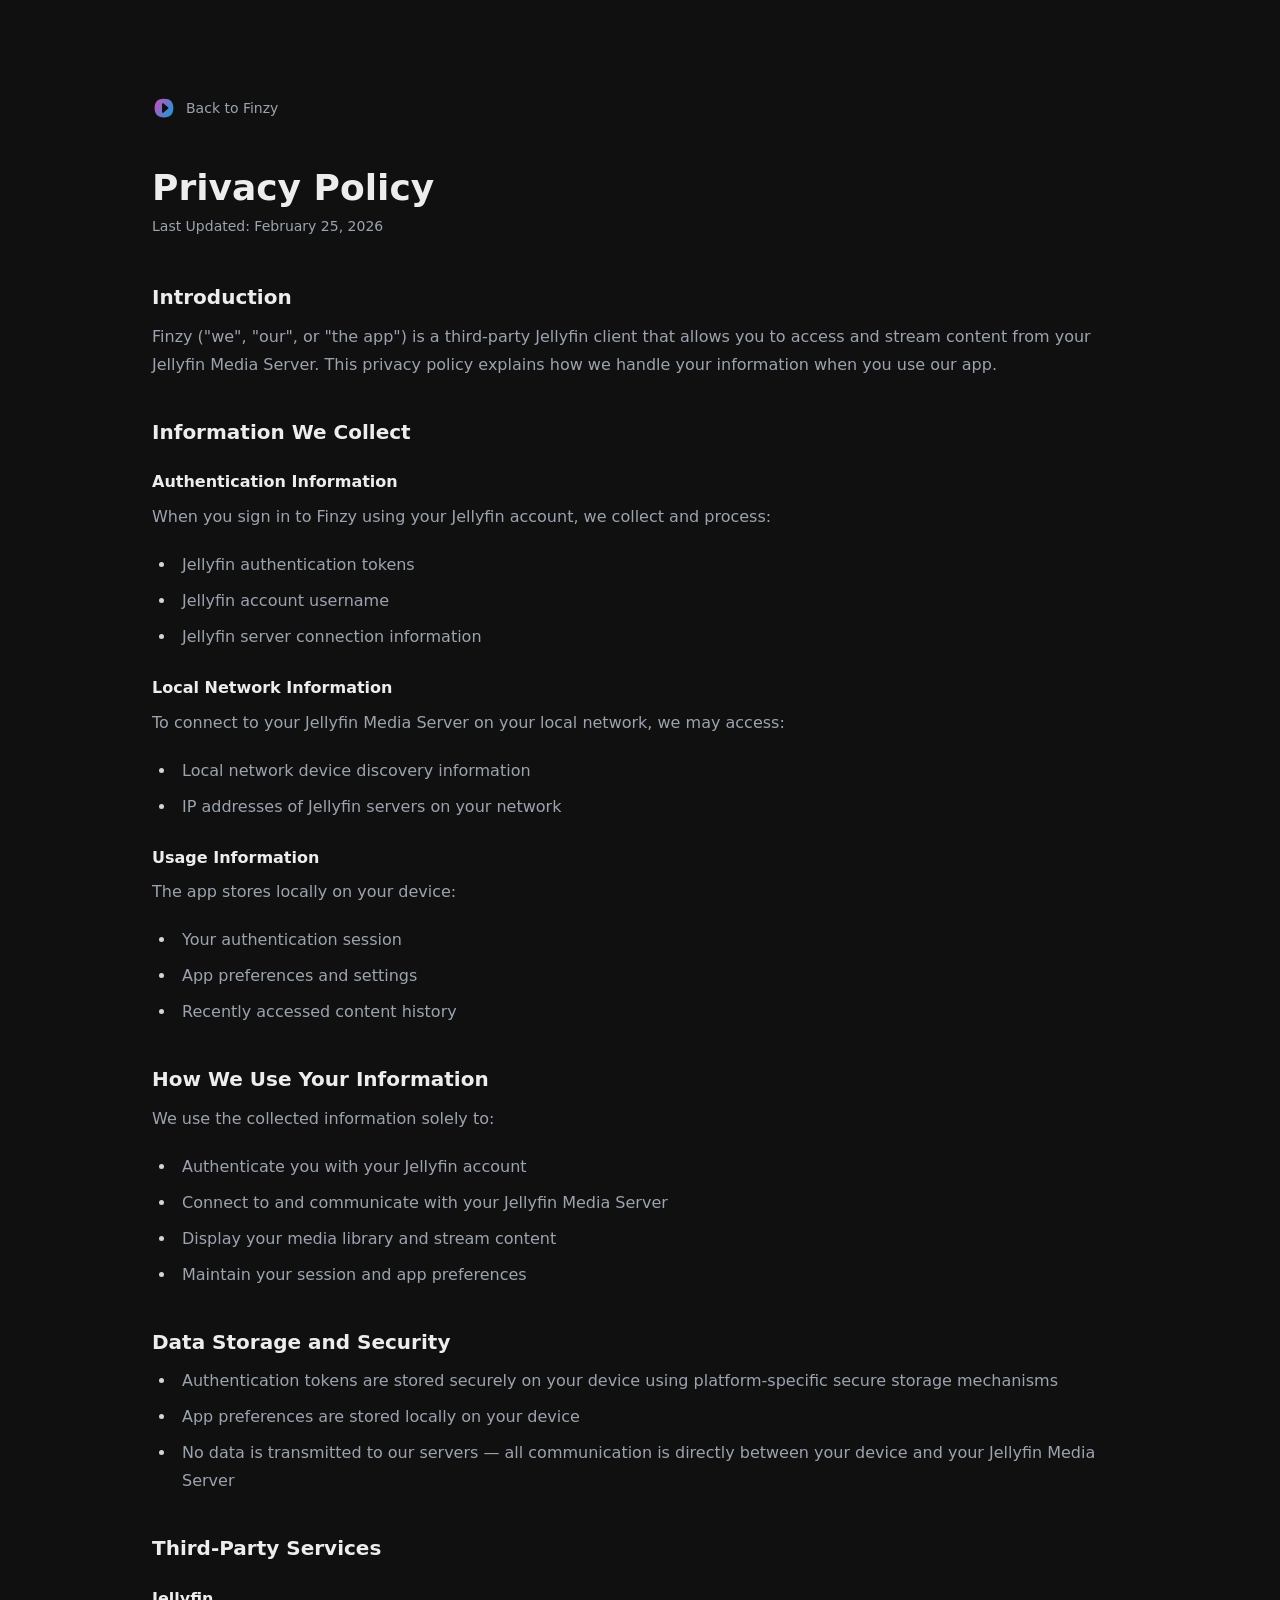
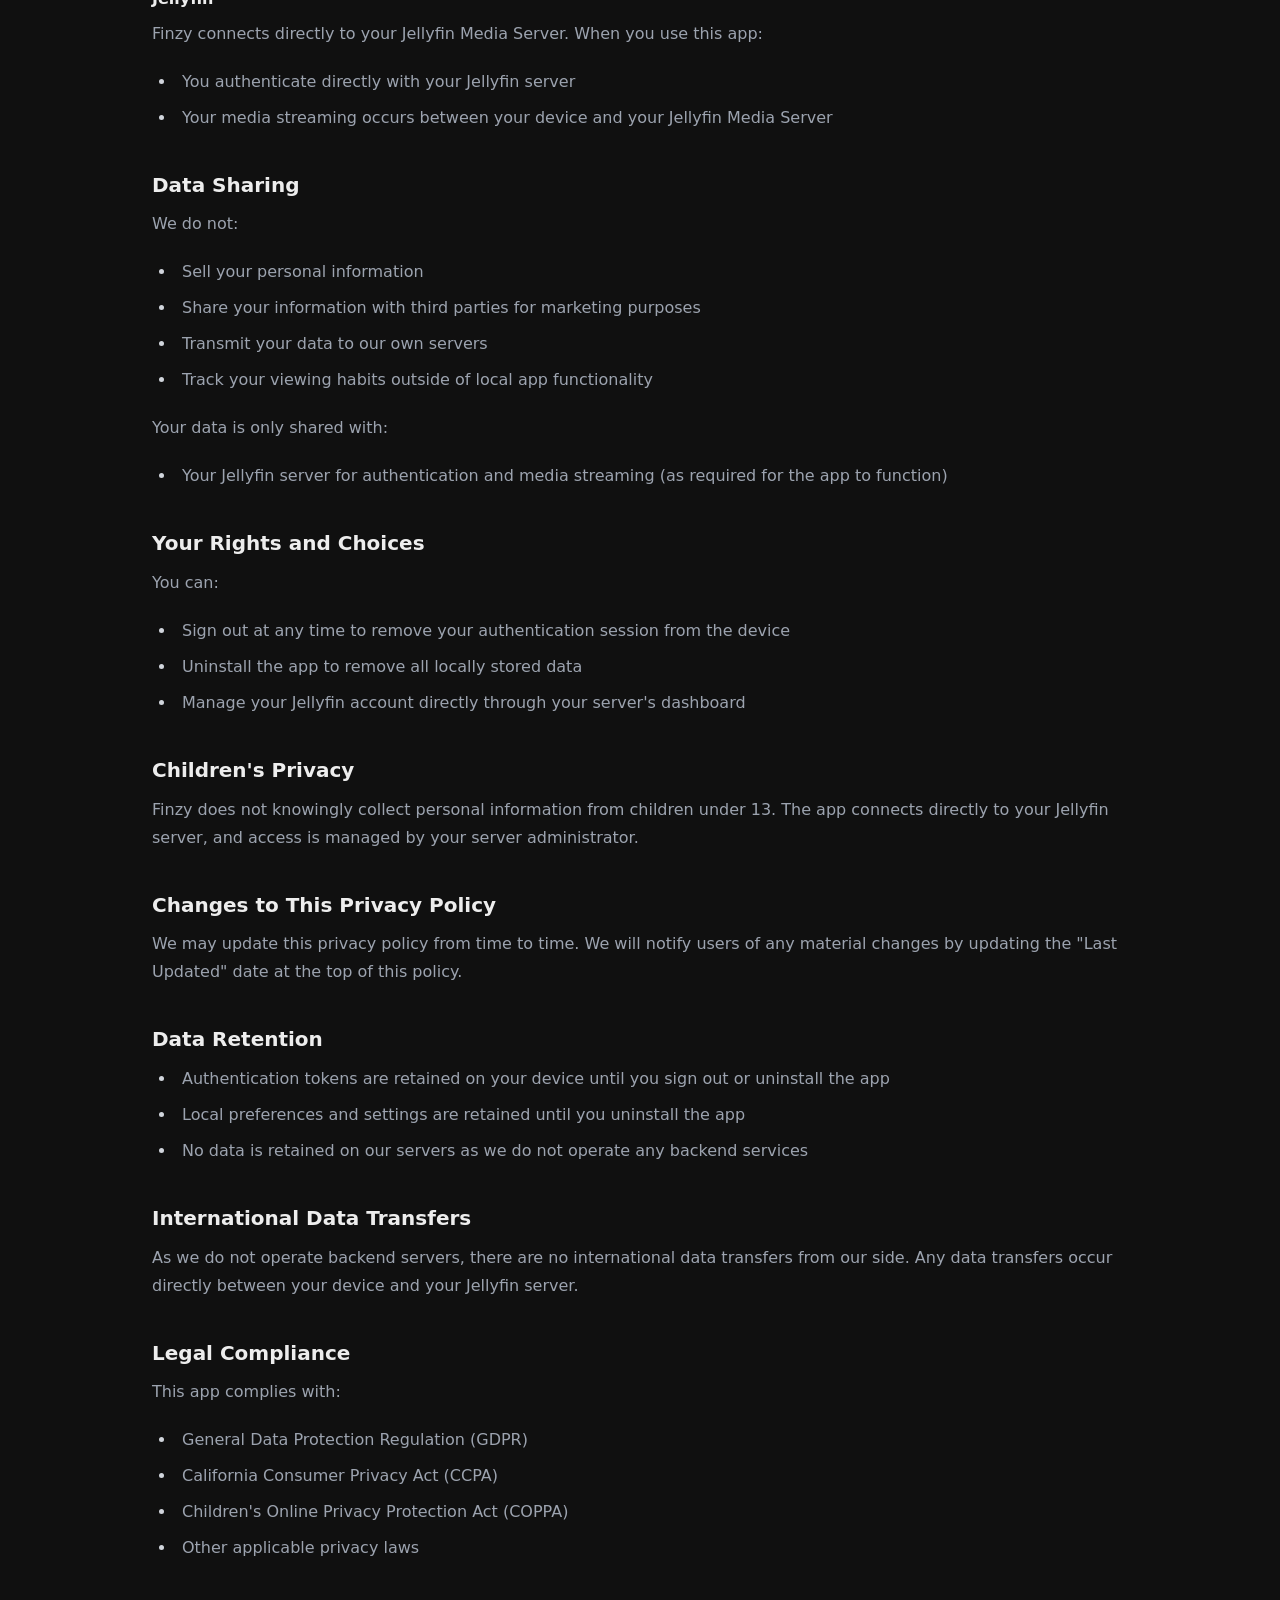
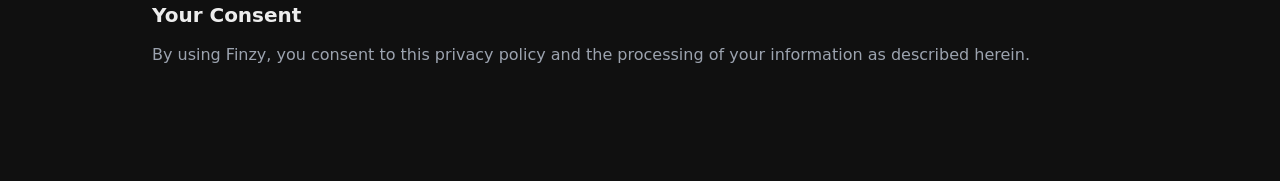
<file: privacy.html>
<!doctype html>
<html lang="en">
  <head>
    <meta charset="utf-8" />
    <meta name="viewport" content="width=device-width, initial-scale=1" />
    <meta name="theme-color" content="#101010" />
    <link href="assets/css/main.css" rel="stylesheet">
    <link href="assets/css/privacy.css" rel="stylesheet">
    <link rel="modulepreload" href="assets/js/entry/start.js">
    <link rel="modulepreload" href="assets/js/chunks/sveltekit.js">
    <link rel="modulepreload" href="assets/js/chunks/runtime.js">
    <link rel="modulepreload" href="assets/js/chunks/lifecycle.js">
    <link rel="modulepreload" href="assets/js/entry/app.js">
    <link rel="modulepreload" href="assets/js/chunks/hydration.js">
    <link rel="modulepreload" href="assets/js/chunks/dom-events.js">
    <link rel="modulepreload" href="assets/js/chunks/component-wrapper.js">
    <link rel="modulepreload" href="assets/js/chunks/transitions.js">
    <link rel="modulepreload" href="assets/js/chunks/init.js">
    <link rel="modulepreload" href="assets/js/pages/layout.js">
    <link rel="modulepreload" href="assets/js/chunks/conditional.js">
    <link rel="modulepreload" href="assets/js/chunks/dom-attributes.js">
    <link rel="modulepreload" href="assets/js/pages/privacy.js">
    <link rel="modulepreload" href="assets/js/chunks/logo.js">
    <link rel="modulepreload" href="assets/js/chunks/each.js">
    <!--12qhfyh-->
    <link rel="icon" href="data:image/svg+xml,%3csvg%20xmlns='http://www.w3.org/2000/svg'%20viewBox='0%200%20512%20512'%3e%3cdefs%3e%3clinearGradient%20id='g'%20x1='110.25'%20y1='213.3'%20x2='496.14'%20y2='436.09'%20gradientUnits='userSpaceOnUse'%3e%3cstop%20offset='0'%20stop-color='%23AA5CC3'/%3e%3cstop%20offset='1'%20stop-color='%2300A4DC'/%3e%3c/linearGradient%3e%3c/defs%3e%3cpath%20fill-rule='evenodd'%20fill='url(%23g)'%20d='M256%2056C122%2056%2056%20122%2056%20256C56%20390%20122%20456%20256%20456C390%20456%20456%20390%20456%20256C456%20122%20390%2056%20256%2056ZM214%20168C214%20156%20228%20148%20240%20156L342%20240C354%20250%20354%20262%20342%20272L240%20356C228%20364%20214%20356%20214%20344Z'/%3e%3c/svg%3e"/>
    <!---->
    <!--7ke6fz-->
    <meta name="description" content="Finzy privacy policy - how we handle your information."/>
    <!---->
    <meta property="og:type" content="website"/>
    <meta property="og:url" content="https://getfinzy.com/privacy"/>
    <meta property="og:title" content="Privacy Policy - Finzy"/>
    <meta property="og:description" content="Finzy privacy policy - how we handle your information."/>
    <meta property="og:image" content="https://getfinzy.com/finzy.png"/>
    <meta name="twitter:card" content="summary"/>
    <meta name="twitter:title" content="Privacy Policy - Finzy"/>
    <meta name="twitter:description" content="Finzy privacy policy - how we handle your information."/>
    <meta name="twitter:image" content="https://getfinzy.com/finzy.png"/>
    <link rel="canonical" href="https://getfinzy.com/privacy"/>
    <title>
      Privacy Policy - Finzy
    </title>
  </head>
  <body data-sveltekit-preload-data="hover">
    <div style="display: contents">
      <!--[-->
      <!--[-->
      <!---->
      <!---->
      <article class="max-w-5xl mx-auto px-6 py-16 sm:py-24">
        <a href="index.html" class="inline-flex items-center gap-2.5 mb-12 text-text-muted hover:text-text transition-colors">
          <svg class="w-6 h-6" viewBox="0 0 512 512" xmlns="http://www.w3.org/2000/svg">
            <!--[-->
            <defs>
              <linearGradient id="logo-gradient" x1="110.25" y1="213.3" x2="496.14" y2="436.09" gradientUnits="userSpaceOnUse">
                <stop offset="0" stop-color="#AA5CC3">
                </stop>
                <stop offset="1" stop-color="#00A4DC">
                </stop>
              </linearGradient>
            </defs>
            <!--]-->
            <path fill="url(#logo-gradient)" fill-rule="evenodd" d="M256 56C122 56 56 122 56 256C56 390 122 456 256 456C390 456 456 390 456 256C456 122 390 56 256 56ZM214 168C214 156 228 148 240 156L342 240C354 250 354 262 342 272L240 356C228 364 214 356 214 344Z">
            </path>
          </svg>
          <!---->
          <span class="text-sm font-medium">
            Back to Finzy
          </span>
        </a>
        <h1 class="text-3xl sm:text-4xl font-bold mb-2">
          Privacy Policy
        </h1>
        <p class="text-text-muted text-sm mb-12">
          Last Updated: February 25, 2026
        </p>
        <div class="prose svelte-7ke6fz">
          <h2 class="svelte-7ke6fz">
            Introduction
          </h2>
          <p class="svelte-7ke6fz">
            Finzy ("we", "our", or "the app") is a third-party Jellyfin client that allows you to access and stream content from your Jellyfin Media Server. This privacy policy explains how we handle your information when you use our app.
          </p>
          <h2 class="svelte-7ke6fz">
            Information We Collect
          </h2>
          <h3 class="svelte-7ke6fz">
            Authentication Information
          </h3>
          <p class="svelte-7ke6fz">
            When you sign in to Finzy using your Jellyfin account, we collect and process:
          </p>
          <ul class="svelte-7ke6fz">
            <li class="svelte-7ke6fz">
              Jellyfin authentication tokens
            </li>
            <li class="svelte-7ke6fz">
              Jellyfin account username
            </li>
            <li class="svelte-7ke6fz">
              Jellyfin server connection information
            </li>
          </ul>
          <h3 class="svelte-7ke6fz">
            Local Network Information
          </h3>
          <p class="svelte-7ke6fz">
            To connect to your Jellyfin Media Server on your local network, we may access:
          </p>
          <ul class="svelte-7ke6fz">
            <li class="svelte-7ke6fz">
              Local network device discovery information
            </li>
            <li class="svelte-7ke6fz">
              IP addresses of Jellyfin servers on your network
            </li>
          </ul>
          <h3 class="svelte-7ke6fz">
            Usage Information
          </h3>
          <p class="svelte-7ke6fz">
            The app stores locally on your device:
          </p>
          <ul class="svelte-7ke6fz">
            <li class="svelte-7ke6fz">
              Your authentication session
            </li>
            <li class="svelte-7ke6fz">
              App preferences and settings
            </li>
            <li class="svelte-7ke6fz">
              Recently accessed content history
            </li>
          </ul>
          <h2 class="svelte-7ke6fz">
            How We Use Your Information
          </h2>
          <p class="svelte-7ke6fz">
            We use the collected information solely to:
          </p>
          <ul class="svelte-7ke6fz">
            <li class="svelte-7ke6fz">
              Authenticate you with your Jellyfin account
            </li>
            <li class="svelte-7ke6fz">
              Connect to and communicate with your Jellyfin Media Server
            </li>
            <li class="svelte-7ke6fz">
              Display your media library and stream content
            </li>
            <li class="svelte-7ke6fz">
              Maintain your session and app preferences
            </li>
          </ul>
          <h2 class="svelte-7ke6fz">
            Data Storage and Security
          </h2>
          <ul class="svelte-7ke6fz">
            <li class="svelte-7ke6fz">
              Authentication tokens are stored securely on your device using platform-specific secure storage mechanisms
            </li>
            <li class="svelte-7ke6fz">
              App preferences are stored locally on your device
            </li>
            <li class="svelte-7ke6fz">
              No data is transmitted to our servers — all communication is directly between your device and your Jellyfin Media Server
            </li>
          </ul>
          <h2 class="svelte-7ke6fz">
            Third-Party Services
          </h2>
          <h3 class="svelte-7ke6fz">
            Jellyfin
          </h3>
          <p class="svelte-7ke6fz">
            Finzy connects directly to your Jellyfin Media Server. When you use this app:
          </p>
          <ul class="svelte-7ke6fz">
            <li class="svelte-7ke6fz">
              You authenticate directly with your Jellyfin server
            </li>
            <li class="svelte-7ke6fz">
              Your media streaming occurs between your device and your Jellyfin Media Server
            </li>
          </ul>
          <h2 class="svelte-7ke6fz">
            Data Sharing
          </h2>
          <p class="svelte-7ke6fz">
            We do not:
          </p>
          <ul class="svelte-7ke6fz">
            <li class="svelte-7ke6fz">
              Sell your personal information
            </li>
            <li class="svelte-7ke6fz">
              Share your information with third parties for marketing purposes
            </li>
            <li class="svelte-7ke6fz">
              Transmit your data to our own servers
            </li>
            <li class="svelte-7ke6fz">
              Track your viewing habits outside of local app functionality
            </li>
          </ul>
          <p class="svelte-7ke6fz">
            Your data is only shared with:
          </p>
          <ul class="svelte-7ke6fz">
            <li class="svelte-7ke6fz">
              Your Jellyfin server for authentication and media streaming (as required for the app to function)
            </li>
          </ul>
          <h2 class="svelte-7ke6fz">
            Your Rights and Choices
          </h2>
          <p class="svelte-7ke6fz">
            You can:
          </p>
          <ul class="svelte-7ke6fz">
            <li class="svelte-7ke6fz">
              Sign out at any time to remove your authentication session from the device
            </li>
            <li class="svelte-7ke6fz">
              Uninstall the app to remove all locally stored data
            </li>
            <li class="svelte-7ke6fz">
              Manage your Jellyfin account directly through your server's dashboard
            </li>
          </ul>
          <h2 class="svelte-7ke6fz">
            Children's Privacy
          </h2>
          <p class="svelte-7ke6fz">
            Finzy does not knowingly collect personal information from children under 13. The app connects directly to your Jellyfin server, and access is managed by your server administrator.
          </p>
          <h2 class="svelte-7ke6fz">
            Changes to This Privacy Policy
          </h2>
          <p class="svelte-7ke6fz">
            We may update this privacy policy from time to time. We will notify users of any material changes by updating the "Last Updated" date at the top of this policy.
          </p>
          <h2 class="svelte-7ke6fz">
            Data Retention
          </h2>
          <ul class="svelte-7ke6fz">
            <li class="svelte-7ke6fz">
              Authentication tokens are retained on your device until you sign out or uninstall the app
            </li>
            <li class="svelte-7ke6fz">
              Local preferences and settings are retained until you uninstall the app
            </li>
            <li class="svelte-7ke6fz">
              No data is retained on our servers as we do not operate any backend services
            </li>
          </ul>
          <h2 class="svelte-7ke6fz">
            International Data Transfers
          </h2>
          <p class="svelte-7ke6fz">
            As we do not operate backend servers, there are no international data transfers from our side. Any data transfers occur directly between your device and your Jellyfin server.
          </p>
          <h2 class="svelte-7ke6fz">
            Legal Compliance
          </h2>
          <p class="svelte-7ke6fz">
            This app complies with:
          </p>
          <ul class="svelte-7ke6fz">
            <li class="svelte-7ke6fz">
              General Data Protection Regulation (GDPR)
            </li>
            <li class="svelte-7ke6fz">
              California Consumer Privacy Act (CCPA)
            </li>
            <li class="svelte-7ke6fz">
              Children's Online Privacy Protection Act (COPPA)
            </li>
            <li class="svelte-7ke6fz">
              Other applicable privacy laws
            </li>
          </ul>
          <h2 class="svelte-7ke6fz">
            Your Consent
          </h2>
          <p class="svelte-7ke6fz">
            By using Finzy, you consent to this privacy policy and the processing of your information as described herein.
          </p>
        </div>
      </article>
      <!---->
      <!---->
      <!---->
      <!--]-->
      <!--[!-->
      <!--]-->
      <!--]-->
      <script>
        {
          __sveltekit_p6oszg =  {
            base: new URL(".", location).pathname.slice(0, -1)
          };
          const element = document.currentScript.parentElement;
          Promise.all([						import("./assets/js/entry/start.js"),						import("./assets/js/entry/app.js")					]).then(([kit, app]) => {						kit.start(app, element, {							node_ids: [0, 3],							data: [null,null],							form: null,							error: null						});					});
        }
      </script>
    </div>
  </body>
</html>
</file>
<file: assets/css/main.css>
@layer properties {
  @supports (((-webkit-hyphens:none)) and (not (margin-trim:inline))) or ((-moz-orient:inline) and (not (color:rgb(from red r g b)))) {
    *,:before,:after,::backdrop {
      --tw-translate-x:0;
      --tw-translate-y:0;
      --tw-translate-z:0;
      --tw-rotate-x:initial;
      --tw-rotate-y:initial;
      --tw-rotate-z:initial;
      --tw-skew-x:initial;
      --tw-skew-y:initial;
      --tw-space-y-reverse:0;
      --tw-border-style:solid;
      --tw-gradient-position:initial;
      --tw-gradient-from:#0000;
      --tw-gradient-via:#0000;
      --tw-gradient-to:#0000;
      --tw-gradient-stops:initial;
      --tw-gradient-via-stops:initial;
      --tw-gradient-from-position:0%;
      --tw-gradient-via-position:50%;
      --tw-gradient-to-position:100%;
      --tw-leading:initial;
      --tw-font-weight:initial;
      --tw-tracking:initial;
      --tw-ordinal:initial;
      --tw-slashed-zero:initial;
      --tw-numeric-figure:initial;
      --tw-numeric-spacing:initial;
      --tw-numeric-fraction:initial;
      --tw-shadow:0 0 #0000;
      --tw-shadow-color:initial;
      --tw-shadow-alpha:100%;
      --tw-inset-shadow:0 0 #0000;
      --tw-inset-shadow-color:initial;
      --tw-inset-shadow-alpha:100%;
      --tw-ring-color:initial;
      --tw-ring-shadow:0 0 #0000;
      --tw-inset-ring-color:initial;
      --tw-inset-ring-shadow:0 0 #0000;
      --tw-ring-inset:initial;
      --tw-ring-offset-width:0px;
      --tw-ring-offset-color:#fff;
      --tw-ring-offset-shadow:0 0 #0000;
      --tw-blur:initial;
      --tw-brightness:initial;
      --tw-contrast:initial;
      --tw-grayscale:initial;
      --tw-hue-rotate:initial;
      --tw-invert:initial;
      --tw-opacity:initial;
      --tw-saturate:initial;
      --tw-sepia:initial;
      --tw-drop-shadow:initial;
      --tw-drop-shadow-color:initial;
      --tw-drop-shadow-alpha:100%;
      --tw-drop-shadow-size:initial;
      --tw-duration:initial;
      --tw-ease:initial
    }

  }

}

@layer theme {
  :root,:host {
    --font-sans:"Inter",ui-sans-serif,system-ui,-apple-system,sans-serif;
    --font-mono:ui-monospace,SFMono-Regular,Menlo,Monaco,Consolas,"Liberation Mono","Courier New",monospace;
    --color-emerald-400:oklch(76.5% .177 163.223);
    --color-emerald-500:oklch(69.6% .17 162.48);
    --color-blue-400:oklch(70.7% .165 254.624);
    --color-blue-500:oklch(62.3% .214 259.815);
    --color-gray-100:oklch(96.7% .003 264.542);
    --color-gray-900:oklch(21% .034 264.665);
    --color-black:#000;
    --color-white:#fff;
    --spacing:.25rem;
    --container-sm:24rem;
    --container-md:28rem;
    --container-lg:32rem;
    --container-xl:36rem;
    --container-5xl:64rem;
    --container-7xl:80rem;
    --text-xs:.75rem;
    --text-xs--line-height:calc(1/.75);
    --text-sm:.875rem;
    --text-sm--line-height:calc(1.25/.875);
    --text-base:1rem;
    --text-base--line-height: 1.5 ;
    --text-lg:1.125rem;
    --text-lg--line-height:calc(1.75/1.125);
    --text-xl:1.25rem;
    --text-xl--line-height:calc(1.75/1.25);
    --text-2xl:1.5rem;
    --text-2xl--line-height:calc(2/1.5);
    --text-3xl:1.875rem;
    --text-3xl--line-height: 1.2 ;
    --text-4xl:2.25rem;
    --text-4xl--line-height:calc(2.5/2.25);
    --text-5xl:3rem;
    --text-5xl--line-height:1;
    --text-6xl:3.75rem;
    --text-6xl--line-height:1;
    --text-7xl:4.5rem;
    --text-7xl--line-height:1;
    --font-weight-normal:400;
    --font-weight-medium:500;
    --font-weight-semibold:600;
    --font-weight-bold:700;
    --tracking-tight:-.025em;
    --tracking-wide:.025em;
    --tracking-wider:.05em;
    --leading-tight:1.25;
    --leading-relaxed:1.625;
    --radius-lg:.5rem;
    --radius-xl:.75rem;
    --radius-2xl:1rem;
    --ease-out:cubic-bezier(0,0,.2,1);
    --blur-2xl:40px;
    --default-transition-duration:.15s;
    --default-transition-timing-function:cubic-bezier(.4,0,.2,1);
    --default-font-family:var(--font-sans);
    --default-mono-font-family:var(--font-mono);
    --color-bg:#101010;
    --color-surface:#15171c;
    --color-surface-hover:#1a1c22;
    --color-border:#2a2d35;
    --color-accent:#00A4DC;
    --color-accent-glow:#00A4DC33;
    --color-accent-dim:#AA5CC3;
    --color-text:#ededed;
    --color-text-muted:#9ca3af;
    --animate-fade-in-up:fade-in-up .6s ease-out both;
    --animate-pulse-glow:pulse-glow 3s ease-in-out infinite
  }

}

@layer base {
  *,:after,:before,::backdrop {
    box-sizing:border-box;
    border:0 solid;
    margin:0;
    padding:0
  }

  ::file-selector-button {
    box-sizing:border-box;
    border:0 solid;
    margin:0;
    padding:0
  }

  html,:host {
    -webkit-text-size-adjust:100%;
    tab-size:4;
    line-height:1.5;
    font-family:var(--default-font-family,ui-sans-serif,system-ui,sans-serif,"Apple Color Emoji","Segoe UI Emoji","Segoe UI Symbol","Noto Color Emoji");
    font-feature-settings:var(--default-font-feature-settings,normal);
    font-variation-settings:var(--default-font-variation-settings,normal);
    -webkit-tap-highlight-color:transparent
  }

  hr {
    height:0;
    color:inherit;
    border-top-width:1px
  }

  abbr:where([title]) {
    -webkit-text-decoration:underline dotted;
    text-decoration:underline dotted
  }

  h1,h2,h3,h4,h5,h6 {
    font-size:inherit;
    font-weight:inherit
  }

  a {
    color:inherit;
    -webkit-text-decoration:inherit;
    text-decoration:inherit
  }

  b,strong {
    font-weight:bolder
  }

  code,kbd,samp,pre {
    font-family:var(--default-mono-font-family,ui-monospace,SFMono-Regular,Menlo,Monaco,Consolas,"Liberation Mono","Courier New",monospace);
    font-feature-settings:var(--default-mono-font-feature-settings,normal);
    font-variation-settings:var(--default-mono-font-variation-settings,normal);
    font-size:1em
  }

  small {
    font-size:80%
  }

  sub,sup {
    vertical-align:baseline;
    font-size:75%;
    line-height:0;
    position:relative
  }

  sub {
    bottom:-.25em
  }

  sup {
    top:-.5em
  }

  table {
    text-indent:0;
    border-color:inherit;
    border-collapse:collapse
  }

  :-moz-focusring {
    outline:auto
  }

  progress {
    vertical-align:baseline
  }

  summary {
    display:list-item
  }

  ol,ul,menu {
    list-style:none
  }

  img,svg,video,canvas,audio,iframe,embed,object {
    vertical-align:middle;
    display:block
  }

  img,video {
    max-width:100%;
    height:auto
  }

  button,input,select,optgroup,textarea {
    font:inherit;
    font-feature-settings:inherit;
    font-variation-settings:inherit;
    letter-spacing:inherit;
    color:inherit;
    opacity:1;
    background-color:#0000;
    border-radius:0
  }

  ::file-selector-button {
    font:inherit;
    font-feature-settings:inherit;
    font-variation-settings:inherit;
    letter-spacing:inherit;
    color:inherit;
    opacity:1;
    background-color:#0000;
    border-radius:0
  }

  :where(select:is([multiple],[size])) optgroup {
    font-weight:bolder
  }

  :where(select:is([multiple],[size])) optgroup option {
    padding-inline-start:20px
  }

  ::file-selector-button {
    margin-inline-end:4px
  }

  ::placeholder {
    opacity:1
  }

  @supports (not ((-webkit-appearance:-apple-pay-button))) or (contain-intrinsic-size:1px) {
    ::placeholder {
      color:currentColor
    }

    @supports (color:color-mix(in lab,red,red)) {
      ::placeholder {
        color:color-mix(in oklab,currentcolor 50%,transparent)
      }

    }

  }

  textarea {
    resize:vertical
  }

  ::-webkit-search-decoration {
    -webkit-appearance:none
  }

  ::-webkit-date-and-time-value {
    min-height:1lh;
    text-align:inherit
  }

  ::-webkit-datetime-edit {
    display:inline-flex
  }

  ::-webkit-datetime-edit-fields-wrapper {
    padding:0
  }

  ::-webkit-datetime-edit {
    padding-block:0
  }

  ::-webkit-datetime-edit-year-field {
    padding-block:0
  }

  ::-webkit-datetime-edit-month-field {
    padding-block:0
  }

  ::-webkit-datetime-edit-day-field {
    padding-block:0
  }

  ::-webkit-datetime-edit-hour-field {
    padding-block:0
  }

  ::-webkit-datetime-edit-minute-field {
    padding-block:0
  }

  ::-webkit-datetime-edit-second-field {
    padding-block:0
  }

  ::-webkit-datetime-edit-millisecond-field {
    padding-block:0
  }

  ::-webkit-datetime-edit-meridiem-field {
    padding-block:0
  }

  ::-webkit-calendar-picker-indicator {
    line-height:1
  }

  :-moz-ui-invalid {
    box-shadow:none
  }

  button,input:where([type=button],[type=reset],[type=submit]) {
    appearance:button
  }

  ::file-selector-button {
    appearance:button
  }

  ::-webkit-inner-spin-button {
    height:auto
  }

  ::-webkit-outer-spin-button {
    height:auto
  }

  [hidden]:where(:not([hidden=until-found])) {
    display:none!important
  }

}

@layer components;
@layer utilities {
  .pointer-events-none {
    pointer-events:none
  }

  .invisible {
    visibility:hidden
  }

  .visible {
    visibility:visible
  }

  .absolute {
    position:absolute
  }

  .fixed {
    position:fixed
  }

  .relative {
    position:relative
  }

  .inset-x-0 {
    inset-inline:calc(var(--spacing)*0)
  }

  .-top-2 {
    top:calc(var(--spacing)*-2)
  }

  .-top-8 {
    top:calc(var(--spacing)*-8)
  }

  .top-1\/2 {
    top:50%
  }

  .top-1\/3 {
    top:33.3333%
  }

  .top-3 {
    top:calc(var(--spacing)*3)
  }

  .-right-3 {
    right:calc(var(--spacing)*-3)
  }

  .-right-8 {
    right:calc(var(--spacing)*-8)
  }

  .-right-20 {
    right:calc(var(--spacing)*-20)
  }

  .right-1\/4 {
    right:25%
  }

  .bottom-0 {
    bottom:calc(var(--spacing)*0)
  }

  .bottom-full {
    bottom:100%
  }

  .-left-8 {
    left:calc(var(--spacing)*-8)
  }

  .left-0 {
    left:calc(var(--spacing)*0)
  }

  .z-10 {
    z-index:10
  }

  .z-\[1\] {
    z-index:1
  }

  .container {
    width:100%
  }

  @media(min-width:40rem) {
    .container {
      max-width:40rem
    }

  }

  @media(min-width:48rem) {
    .container {
      max-width:48rem
    }

  }

  @media(min-width:64rem) {
    .container {
      max-width:64rem
    }

  }

  @media(min-width:80rem) {
    .container {
      max-width:80rem
    }

  }

  @media(min-width:96rem) {
    .container {
      max-width:96rem
    }

  }

  .mx-auto {
    margin-inline:auto
  }

  .prose {
    color:var(--tw-prose-body);
    max-width:65ch
  }

  .prose :where(p):not(:where([class~=not-prose],[class~=not-prose] *)) {
    margin-top:1.25em;
    margin-bottom:1.25em
  }

  .prose :where([class~=lead]):not(:where([class~=not-prose],[class~=not-prose] *)) {
    color:var(--tw-prose-lead);
    margin-top:1.2em;
    margin-bottom:1.2em;
    font-size:1.25em;
    line-height:1.6
  }

  .prose :where(a):not(:where([class~=not-prose],[class~=not-prose] *)) {
    color:var(--tw-prose-links);
    font-weight:500;
    text-decoration:underline
  }

  .prose :where(strong):not(:where([class~=not-prose],[class~=not-prose] *)) {
    color:var(--tw-prose-bold);
    font-weight:600
  }

  .prose :where(a strong):not(:where([class~=not-prose],[class~=not-prose] *)),.prose :where(blockquote strong):not(:where([class~=not-prose],[class~=not-prose] *)),.prose :where(thead th strong):not(:where([class~=not-prose],[class~=not-prose] *)) {
    color:inherit
  }

  .prose :where(ol):not(:where([class~=not-prose],[class~=not-prose] *)) {
    margin-top:1.25em;
    margin-bottom:1.25em;
    padding-inline-start:1.625em;
    list-style-type:decimal
  }

  .prose :where(ol[type=A]):not(:where([class~=not-prose],[class~=not-prose] *)) {
    list-style-type:upper-alpha
  }

  .prose :where(ol[type=a]):not(:where([class~=not-prose],[class~=not-prose] *)) {
    list-style-type:lower-alpha
  }

  .prose :where(ol[type=A s]):not(:where([class~=not-prose],[class~=not-prose] *)) {
    list-style-type:upper-alpha
  }

  .prose :where(ol[type=a s]):not(:where([class~=not-prose],[class~=not-prose] *)) {
    list-style-type:lower-alpha
  }

  .prose :where(ol[type=I]):not(:where([class~=not-prose],[class~=not-prose] *)) {
    list-style-type:upper-roman
  }

  .prose :where(ol[type=i]):not(:where([class~=not-prose],[class~=not-prose] *)) {
    list-style-type:lower-roman
  }

  .prose :where(ol[type=I s]):not(:where([class~=not-prose],[class~=not-prose] *)) {
    list-style-type:upper-roman
  }

  .prose :where(ol[type=i s]):not(:where([class~=not-prose],[class~=not-prose] *)) {
    list-style-type:lower-roman
  }

  .prose :where(ol[type="1"]):not(:where([class~=not-prose],[class~=not-prose] *)) {
    list-style-type:decimal
  }

  .prose :where(ul):not(:where([class~=not-prose],[class~=not-prose] *)) {
    margin-top:1.25em;
    margin-bottom:1.25em;
    padding-inline-start:1.625em;
    list-style-type:disc
  }

  .prose :where(ol>li):not(:where([class~=not-prose],[class~=not-prose] *))::marker {
    color:var(--tw-prose-counters);
    font-weight:400
  }

  .prose :where(ul>li):not(:where([class~=not-prose],[class~=not-prose] *))::marker {
    color:var(--tw-prose-bullets)
  }

  .prose :where(dt):not(:where([class~=not-prose],[class~=not-prose] *)) {
    color:var(--tw-prose-headings);
    margin-top:1.25em;
    font-weight:600
  }

  .prose :where(hr):not(:where([class~=not-prose],[class~=not-prose] *)) {
    border-color:var(--tw-prose-hr);
    border-top-width:1px;
    margin-top:3em;
    margin-bottom:3em
  }

  .prose :where(blockquote):not(:where([class~=not-prose],[class~=not-prose] *)) {
    color:var(--tw-prose-quotes);
    border-inline-start-width:.25rem;
    border-inline-start-color:var(--tw-prose-quote-borders);
    quotes:"“""”""‘""’";
    margin-top:1.6em;
    margin-bottom:1.6em;
    padding-inline-start:1em;
    font-style:italic;
    font-weight:500
  }

  .prose :where(blockquote p:first-of-type):not(:where([class~=not-prose],[class~=not-prose] *)):before {
    content:open-quote
  }

  .prose :where(blockquote p:last-of-type):not(:where([class~=not-prose],[class~=not-prose] *)):after {
    content:close-quote
  }

  .prose :where(h1):not(:where([class~=not-prose],[class~=not-prose] *)) {
    color:var(--tw-prose-headings);
    margin-top:0;
    margin-bottom:.888889em;
    font-size:2.25em;
    font-weight:800;
    line-height:1.11111
  }

  .prose :where(h1 strong):not(:where([class~=not-prose],[class~=not-prose] *)) {
    color:inherit;
    font-weight:900
  }

  .prose :where(h2):not(:where([class~=not-prose],[class~=not-prose] *)) {
    color:var(--tw-prose-headings);
    margin-top:2em;
    margin-bottom:1em;
    font-size:1.5em;
    font-weight:700;
    line-height:1.33333
  }

  .prose :where(h2 strong):not(:where([class~=not-prose],[class~=not-prose] *)) {
    color:inherit;
    font-weight:800
  }

  .prose :where(h3):not(:where([class~=not-prose],[class~=not-prose] *)) {
    color:var(--tw-prose-headings);
    margin-top:1.6em;
    margin-bottom:.6em;
    font-size:1.25em;
    font-weight:600;
    line-height:1.6
  }

  .prose :where(h3 strong):not(:where([class~=not-prose],[class~=not-prose] *)) {
    color:inherit;
    font-weight:700
  }

  .prose :where(h4):not(:where([class~=not-prose],[class~=not-prose] *)) {
    color:var(--tw-prose-headings);
    margin-top:1.5em;
    margin-bottom:.5em;
    font-weight:600;
    line-height:1.5
  }

  .prose :where(h4 strong):not(:where([class~=not-prose],[class~=not-prose] *)) {
    color:inherit;
    font-weight:700
  }

  .prose :where(img):not(:where([class~=not-prose],[class~=not-prose] *)) {
    margin-top:2em;
    margin-bottom:2em
  }

  .prose :where(picture):not(:where([class~=not-prose],[class~=not-prose] *)) {
    margin-top:2em;
    margin-bottom:2em;
    display:block
  }

  .prose :where(video):not(:where([class~=not-prose],[class~=not-prose] *)) {
    margin-top:2em;
    margin-bottom:2em
  }

  .prose :where(kbd):not(:where([class~=not-prose],[class~=not-prose] *)) {
    color:var(--tw-prose-kbd);
    box-shadow:0 0 0 1px var(--tw-prose-kbd-shadows),0 3px 0 var(--tw-prose-kbd-shadows);
    padding-top:.1875em;
    padding-inline-end:.375em;
    padding-bottom:.1875em;
    border-radius:.3125rem;
    padding-inline-start:.375em;
    font-family:inherit;
    font-size:.875em;
    font-weight:500
  }

  .prose :where(code):not(:where([class~=not-prose],[class~=not-prose] *)) {
    color:var(--tw-prose-code);
    font-size:.875em;
    font-weight:600
  }

  .prose :where(code):not(:where([class~=not-prose],[class~=not-prose] *)):before,.prose :where(code):not(:where([class~=not-prose],[class~=not-prose] *)):after {
    content:"`"
  }

  .prose :where(a code):not(:where([class~=not-prose],[class~=not-prose] *)),.prose :where(h1 code):not(:where([class~=not-prose],[class~=not-prose] *)) {
    color:inherit
  }

  .prose :where(h2 code):not(:where([class~=not-prose],[class~=not-prose] *)) {
    color:inherit;
    font-size:.875em
  }

  .prose :where(h3 code):not(:where([class~=not-prose],[class~=not-prose] *)) {
    color:inherit;
    font-size:.9em
  }

  .prose :where(h4 code):not(:where([class~=not-prose],[class~=not-prose] *)),.prose :where(blockquote code):not(:where([class~=not-prose],[class~=not-prose] *)),.prose :where(thead th code):not(:where([class~=not-prose],[class~=not-prose] *)) {
    color:inherit
  }

  .prose :where(pre):not(:where([class~=not-prose],[class~=not-prose] *)) {
    color:var(--tw-prose-pre-code);
    background-color:var(--tw-prose-pre-bg);
    padding-top:.857143em;
    padding-inline-end:1.14286em;
    padding-bottom:.857143em;
    border-radius:.375rem;
    margin-top:1.71429em;
    margin-bottom:1.71429em;
    padding-inline-start:1.14286em;
    font-size:.875em;
    font-weight:400;
    line-height:1.71429;
    overflow-x:auto
  }

  .prose :where(pre code):not(:where([class~=not-prose],[class~=not-prose] *)) {
    font-weight:inherit;
    color:inherit;
    font-size:inherit;
    font-family:inherit;
    line-height:inherit;
    background-color:#0000;
    border-width:0;
    border-radius:0;
    padding:0
  }

  .prose :where(pre code):not(:where([class~=not-prose],[class~=not-prose] *)):before,.prose :where(pre code):not(:where([class~=not-prose],[class~=not-prose] *)):after {
    content:none
  }

  .prose :where(table):not(:where([class~=not-prose],[class~=not-prose] *)) {
    table-layout:auto;
    width:100%;
    margin-top:2em;
    margin-bottom:2em;
    font-size:.875em;
    line-height:1.71429
  }

  .prose :where(thead):not(:where([class~=not-prose],[class~=not-prose] *)) {
    border-bottom-width:1px;
    border-bottom-color:var(--tw-prose-th-borders)
  }

  .prose :where(thead th):not(:where([class~=not-prose],[class~=not-prose] *)) {
    color:var(--tw-prose-headings);
    vertical-align:bottom;
    padding-inline-end:.571429em;
    padding-bottom:.571429em;
    padding-inline-start:.571429em;
    font-weight:600
  }

  .prose :where(tbody tr):not(:where([class~=not-prose],[class~=not-prose] *)) {
    border-bottom-width:1px;
    border-bottom-color:var(--tw-prose-td-borders)
  }

  .prose :where(tbody tr:last-child):not(:where([class~=not-prose],[class~=not-prose] *)) {
    border-bottom-width:0
  }

  .prose :where(tbody td):not(:where([class~=not-prose],[class~=not-prose] *)) {
    vertical-align:baseline
  }

  .prose :where(tfoot):not(:where([class~=not-prose],[class~=not-prose] *)) {
    border-top-width:1px;
    border-top-color:var(--tw-prose-th-borders)
  }

  .prose :where(tfoot td):not(:where([class~=not-prose],[class~=not-prose] *)) {
    vertical-align:top
  }

  .prose :where(th,td):not(:where([class~=not-prose],[class~=not-prose] *)) {
    text-align:start
  }

  .prose :where(figure>*):not(:where([class~=not-prose],[class~=not-prose] *)) {
    margin-top:0;
    margin-bottom:0
  }

  .prose :where(figcaption):not(:where([class~=not-prose],[class~=not-prose] *)) {
    color:var(--tw-prose-captions);
    margin-top:.857143em;
    font-size:.875em;
    line-height:1.42857
  }

  .prose {
    --tw-prose-body:oklch(37.3% .034 259.733);
    --tw-prose-headings:oklch(21% .034 264.665);
    --tw-prose-lead:oklch(44.6% .03 256.802);
    --tw-prose-links:oklch(21% .034 264.665);
    --tw-prose-bold:oklch(21% .034 264.665);
    --tw-prose-counters:oklch(55.1% .027 264.364);
    --tw-prose-bullets:oklch(87.2% .01 258.338);
    --tw-prose-hr:oklch(92.8% .006 264.531);
    --tw-prose-quotes:oklch(21% .034 264.665);
    --tw-prose-quote-borders:oklch(92.8% .006 264.531);
    --tw-prose-captions:oklch(55.1% .027 264.364);
    --tw-prose-kbd:oklch(21% .034 264.665);
    --tw-prose-kbd-shadows:oklab(21% -.00316127 -.0338527/.1);
    --tw-prose-code:oklch(21% .034 264.665);
    --tw-prose-pre-code:oklch(92.8% .006 264.531);
    --tw-prose-pre-bg:oklch(27.8% .033 256.848);
    --tw-prose-th-borders:oklch(87.2% .01 258.338);
    --tw-prose-td-borders:oklch(92.8% .006 264.531);
    --tw-prose-invert-body:oklch(87.2% .01 258.338);
    --tw-prose-invert-headings:#fff;
    --tw-prose-invert-lead:oklch(70.7% .022 261.325);
    --tw-prose-invert-links:#fff;
    --tw-prose-invert-bold:#fff;
    --tw-prose-invert-counters:oklch(70.7% .022 261.325);
    --tw-prose-invert-bullets:oklch(44.6% .03 256.802);
    --tw-prose-invert-hr:oklch(37.3% .034 259.733);
    --tw-prose-invert-quotes:oklch(96.7% .003 264.542);
    --tw-prose-invert-quote-borders:oklch(37.3% .034 259.733);
    --tw-prose-invert-captions:oklch(70.7% .022 261.325);
    --tw-prose-invert-kbd:#fff;
    --tw-prose-invert-kbd-shadows:#ffffff1a;
    --tw-prose-invert-code:#fff;
    --tw-prose-invert-pre-code:oklch(87.2% .01 258.338);
    --tw-prose-invert-pre-bg:#00000080;
    --tw-prose-invert-th-borders:oklch(44.6% .03 256.802);
    --tw-prose-invert-td-borders:oklch(37.3% .034 259.733);
    font-size:1rem;
    line-height:1.75
  }

  .prose :where(picture>img):not(:where([class~=not-prose],[class~=not-prose] *)) {
    margin-top:0;
    margin-bottom:0
  }

  .prose :where(li):not(:where([class~=not-prose],[class~=not-prose] *)) {
    margin-top:.5em;
    margin-bottom:.5em
  }

  .prose :where(ol>li):not(:where([class~=not-prose],[class~=not-prose] *)),.prose :where(ul>li):not(:where([class~=not-prose],[class~=not-prose] *)) {
    padding-inline-start:.375em
  }

  .prose :where(.prose>ul>li p):not(:where([class~=not-prose],[class~=not-prose] *)) {
    margin-top:.75em;
    margin-bottom:.75em
  }

  .prose :where(.prose>ul>li>p:first-child):not(:where([class~=not-prose],[class~=not-prose] *)) {
    margin-top:1.25em
  }

  .prose :where(.prose>ul>li>p:last-child):not(:where([class~=not-prose],[class~=not-prose] *)) {
    margin-bottom:1.25em
  }

  .prose :where(.prose>ol>li>p:first-child):not(:where([class~=not-prose],[class~=not-prose] *)) {
    margin-top:1.25em
  }

  .prose :where(.prose>ol>li>p:last-child):not(:where([class~=not-prose],[class~=not-prose] *)) {
    margin-bottom:1.25em
  }

  .prose :where(ul ul,ul ol,ol ul,ol ol):not(:where([class~=not-prose],[class~=not-prose] *)) {
    margin-top:.75em;
    margin-bottom:.75em
  }

  .prose :where(dl):not(:where([class~=not-prose],[class~=not-prose] *)) {
    margin-top:1.25em;
    margin-bottom:1.25em
  }

  .prose :where(dd):not(:where([class~=not-prose],[class~=not-prose] *)) {
    margin-top:.5em;
    padding-inline-start:1.625em
  }

  .prose :where(hr+*):not(:where([class~=not-prose],[class~=not-prose] *)),.prose :where(h2+*):not(:where([class~=not-prose],[class~=not-prose] *)),.prose :where(h3+*):not(:where([class~=not-prose],[class~=not-prose] *)),.prose :where(h4+*):not(:where([class~=not-prose],[class~=not-prose] *)) {
    margin-top:0
  }

  .prose :where(thead th:first-child):not(:where([class~=not-prose],[class~=not-prose] *)) {
    padding-inline-start:0
  }

  .prose :where(thead th:last-child):not(:where([class~=not-prose],[class~=not-prose] *)) {
    padding-inline-end:0
  }

  .prose :where(tbody td,tfoot td):not(:where([class~=not-prose],[class~=not-prose] *)) {
    padding-top:.571429em;
    padding-inline-end:.571429em;
    padding-bottom:.571429em;
    padding-inline-start:.571429em
  }

  .prose :where(tbody td:first-child,tfoot td:first-child):not(:where([class~=not-prose],[class~=not-prose] *)) {
    padding-inline-start:0
  }

  .prose :where(tbody td:last-child,tfoot td:last-child):not(:where([class~=not-prose],[class~=not-prose] *)) {
    padding-inline-end:0
  }

  .prose :where(figure):not(:where([class~=not-prose],[class~=not-prose] *)) {
    margin-top:2em;
    margin-bottom:2em
  }

  .prose :where(.prose>:first-child):not(:where([class~=not-prose],[class~=not-prose] *)) {
    margin-top:0
  }

  .prose :where(.prose>:last-child):not(:where([class~=not-prose],[class~=not-prose] *)) {
    margin-bottom:0
  }

  .mt-0\.5 {
    margin-top:calc(var(--spacing)*.5)
  }

  .mt-1 {
    margin-top:calc(var(--spacing)*1)
  }

  .mt-4 {
    margin-top:calc(var(--spacing)*4)
  }

  .mt-auto {
    margin-top:auto
  }

  .-mr-6 {
    margin-right:calc(var(--spacing)*-6)
  }

  .mb-2 {
    margin-bottom:calc(var(--spacing)*2)
  }

  .mb-3 {
    margin-bottom:calc(var(--spacing)*3)
  }

  .mb-4 {
    margin-bottom:calc(var(--spacing)*4)
  }

  .mb-5 {
    margin-bottom:calc(var(--spacing)*5)
  }

  .mb-6 {
    margin-bottom:calc(var(--spacing)*6)
  }

  .mb-8 {
    margin-bottom:calc(var(--spacing)*8)
  }

  .mb-10 {
    margin-bottom:calc(var(--spacing)*10)
  }

  .mb-12 {
    margin-bottom:calc(var(--spacing)*12)
  }

  .-ml-2 {
    margin-left:calc(var(--spacing)*-2)
  }

  .ml-2 {
    margin-left:calc(var(--spacing)*2)
  }

  .ml-auto {
    margin-left:auto
  }

  .block {
    display:block
  }

  .contents {
    display:contents
  }

  .flex {
    display:flex
  }

  .grid {
    display:grid
  }

  .hidden {
    display:none
  }

  .inline-flex {
    display:inline-flex
  }

  .h-1 {
    height:calc(var(--spacing)*1)
  }

  .h-1\.5 {
    height:calc(var(--spacing)*1.5)
  }

  .h-3 {
    height:calc(var(--spacing)*3)
  }

  .h-3\.5 {
    height:calc(var(--spacing)*3.5)
  }

  .h-4 {
    height:calc(var(--spacing)*4)
  }

  .h-5 {
    height:calc(var(--spacing)*5)
  }

  .h-6 {
    height:calc(var(--spacing)*6)
  }

  .h-7 {
    height:calc(var(--spacing)*7)
  }

  .h-8 {
    height:calc(var(--spacing)*8)
  }

  .h-10 {
    height:calc(var(--spacing)*10)
  }

  .h-16 {
    height:calc(var(--spacing)*16)
  }

  .h-20 {
    height:calc(var(--spacing)*20)
  }

  .h-24 {
    height:calc(var(--spacing)*24)
  }

  .h-125 {
    height:calc(var(--spacing)*125)
  }

  .h-\[420px\] {
    height:420px
  }

  .h-full {
    height:100%
  }

  .h-px {
    height:1px
  }

  .min-h-dvh {
    min-height:100dvh
  }

  .min-h-screen {
    min-height:100vh
  }

  .w-1\.5 {
    width:calc(var(--spacing)*1.5)
  }

  .w-1\/2 {
    width:50%
  }

  .w-3 {
    width:calc(var(--spacing)*3)
  }

  .w-3\.5 {
    width:calc(var(--spacing)*3.5)
  }

  .w-3\/4 {
    width:75%
  }

  .w-4 {
    width:calc(var(--spacing)*4)
  }

  .w-5 {
    width:calc(var(--spacing)*5)
  }

  .w-6 {
    width:calc(var(--spacing)*6)
  }

  .w-7 {
    width:calc(var(--spacing)*7)
  }

  .w-8 {
    width:calc(var(--spacing)*8)
  }

  .w-10 {
    width:calc(var(--spacing)*10)
  }

  .w-16 {
    width:calc(var(--spacing)*16)
  }

  .w-20 {
    width:calc(var(--spacing)*20)
  }

  .w-24 {
    width:calc(var(--spacing)*24)
  }

  .w-56 {
    width:calc(var(--spacing)*56)
  }

  .w-125 {
    width:calc(var(--spacing)*125)
  }

  .w-150 {
    width:calc(var(--spacing)*150)
  }

  .w-auto {
    width:auto
  }

  .w-fit {
    width:fit-content
  }

  .w-full {
    width:100%
  }

  .max-w-5xl {
    max-width:var(--container-5xl)
  }

  .max-w-7xl {
    max-width:var(--container-7xl)
  }

  .max-w-\[280px\] {
    max-width:280px
  }

  .max-w-lg {
    max-width:var(--container-lg)
  }

  .max-w-md {
    max-width:var(--container-md)
  }

  .max-w-sm {
    max-width:var(--container-sm)
  }

  .max-w-xl {
    max-width:var(--container-xl)
  }

  .min-w-0 {
    min-width:calc(var(--spacing)*0)
  }

  .flex-1 {
    flex:1
  }

  .flex-shrink-0 {
    flex-shrink:0
  }

  .-translate-y-1\/2 {
    --tw-translate-y: -50% ;
    translate: var(--tw-translate-x) var(--tw-translate-y)
  }

  .rotate-180 {
    rotate:180deg
  }

  .rotate-\[-4deg\] {
    rotate:-4deg
  }

  .transform {
    transform: var(--tw-rotate-x,) var(--tw-rotate-y,) var(--tw-rotate-z,) var(--tw-skew-x,) var(--tw-skew-y,)
  }

  .animate-fade-in-up {
    animation:var(--animate-fade-in-up)
  }

  .animate-pulse-glow {
    animation:var(--animate-pulse-glow)
  }

  .cursor-default {
    cursor:default
  }

  .cursor-pointer {
    cursor:pointer
  }

  .snap-start {
    scroll-snap-align:start
  }

  .grid-cols-1 {
    grid-template-columns:repeat(1,minmax(0,1fr))
  }

  .flex-col {
    flex-direction:column
  }

  .flex-wrap {
    flex-wrap:wrap
  }

  .items-center {
    align-items:center
  }

  .justify-between {
    justify-content:space-between
  }

  .justify-center {
    justify-content:center
  }

  .gap-0\.5 {
    gap:calc(var(--spacing)*.5)
  }

  .gap-1 {
    gap:calc(var(--spacing)*1)
  }

  .gap-1\.5 {
    gap:calc(var(--spacing)*1.5)
  }

  .gap-2 {
    gap:calc(var(--spacing)*2)
  }

  .gap-2\.5 {
    gap:calc(var(--spacing)*2.5)
  }

  .gap-3 {
    gap:calc(var(--spacing)*3)
  }

  .gap-4 {
    gap:calc(var(--spacing)*4)
  }

  .gap-5 {
    gap:calc(var(--spacing)*5)
  }

  .gap-8 {
    gap:calc(var(--spacing)*8)
  }

  .gap-12 {
    gap:calc(var(--spacing)*12)
  }

  :where(.space-y-2>:not(:last-child)) {
    --tw-space-y-reverse:0;
    margin-block-start:calc(calc(var(--spacing)*2)*var(--tw-space-y-reverse));
    margin-block-end:calc(calc(var(--spacing)*2)*calc(1 - var(--tw-space-y-reverse)))
  }

  .overflow-hidden {
    overflow:hidden
  }

  .overflow-x-auto {
    overflow-x:auto
  }

  .rounded-2xl {
    border-radius:var(--radius-2xl)
  }

  .rounded-\[2\.5rem\] {
    border-radius:2.5rem
  }

  .rounded-\[2rem\] {
    border-radius:2rem
  }

  .rounded-full {
    border-radius:3.40282e38px
  }

  .rounded-lg {
    border-radius:var(--radius-lg)
  }

  .rounded-xl {
    border-radius:var(--radius-xl)
  }

  .rounded-l-lg {
    border-top-left-radius:var(--radius-lg);
    border-bottom-left-radius:var(--radius-lg)
  }

  .border {
    border-style:var(--tw-border-style);
    border-width:1px
  }

  .border-2 {
    border-style:var(--tw-border-style);
    border-width:2px
  }

  .border-t {
    border-top-style:var(--tw-border-style);
    border-top-width:1px
  }

  .border-r-0 {
    border-right-style:var(--tw-border-style);
    border-right-width:0
  }

  .border-border {
    border-color:var(--color-border)
  }

  .border-border\/30 {
    border-color:#2a2d354d
  }

  @supports (color:color-mix(in lab,red,red)) {
    .border-border\/30 {
      border-color:color-mix(in oklab,var(--color-border)30%,transparent)
    }

  }

  .border-border\/40 {
    border-color:#2a2d3566
  }

  @supports (color:color-mix(in lab,red,red)) {
    .border-border\/40 {
      border-color:color-mix(in oklab,var(--color-border)40%,transparent)
    }

  }

  .border-border\/60 {
    border-color:#2a2d3599
  }

  @supports (color:color-mix(in lab,red,red)) {
    .border-border\/60 {
      border-color:color-mix(in oklab,var(--color-border)60%,transparent)
    }

  }

  .border-surface {
    border-color:var(--color-surface)
  }

  .border-white\/\[0\.06\] {
    border-color:#ffffff0f
  }

  @supports (color:color-mix(in lab,red,red)) {
    .border-white\/\[0\.06\] {
      border-color:color-mix(in oklab,var(--color-white)6%,transparent)
    }

  }

  .bg-accent\/10 {
    background-color:#00A4DC1a
  }

  @supports (color:color-mix(in lab,red,red)) {
    .bg-accent\/10 {
      background-color:color-mix(in oklab,var(--color-accent)10%,transparent)
    }

  }

  .bg-accent\/15 {
    background-color:#00A4DC26
  }

  @supports (color:color-mix(in lab,red,red)) {
    .bg-accent\/15 {
      background-color:color-mix(in oklab,var(--color-accent)15%,transparent)
    }

  }

  .bg-accent\/20 {
    background-color:#00A4DC33
  }

  @supports (color:color-mix(in lab,red,red)) {
    .bg-accent\/20 {
      background-color:color-mix(in oklab,var(--color-accent)20%,transparent)
    }

  }

  .bg-accent\/40 {
    background-color:#00A4DC66
  }

  @supports (color:color-mix(in lab,red,red)) {
    .bg-accent\/40 {
      background-color:color-mix(in oklab,var(--color-accent)40%,transparent)
    }

  }

  .bg-accent\/60 {
    background-color:#00A4DC99
  }

  @supports (color:color-mix(in lab,red,red)) {
    .bg-accent\/60 {
      background-color:color-mix(in oklab,var(--color-accent)60%,transparent)
    }

  }

  .bg-black {
    background-color:var(--color-black)
  }

  .bg-blue-500\/20 {
    background-color:#3080ff33
  }

  @supports (color:color-mix(in lab,red,red)) {
    .bg-blue-500\/20 {
      background-color:color-mix(in oklab,var(--color-blue-500)20%,transparent)
    }

  }

  .bg-emerald-500\/20 {
    background-color:#00bb7f33
  }

  @supports (color:color-mix(in lab,red,red)) {
    .bg-emerald-500\/20 {
      background-color:color-mix(in oklab,var(--color-emerald-500)20%,transparent)
    }

  }

  .bg-surface {
    background-color:var(--color-surface)
  }

  .bg-surface-hover {
    background-color:var(--color-surface-hover)
  }

  .bg-surface\/80 {
    background-color:#15171ccc
  }

  @supports (color:color-mix(in lab,red,red)) {
    .bg-surface\/80 {
      background-color:color-mix(in oklab,var(--color-surface)80%,transparent)
    }

  }

  .bg-white {
    background-color:var(--color-white)
  }

  .bg-white\/5 {
    background-color:#ffffff0d
  }

  @supports (color:color-mix(in lab,red,red)) {
    .bg-white\/5 {
      background-color:color-mix(in oklab,var(--color-white)5%,transparent)
    }

  }

  .bg-white\/8 {
    background-color:#ffffff14
  }

  @supports (color:color-mix(in lab,red,red)) {
    .bg-white\/8 {
      background-color:color-mix(in oklab,var(--color-white)8%,transparent)
    }

  }

  .bg-white\/10 {
    background-color:#ffffff1a
  }

  @supports (color:color-mix(in lab,red,red)) {
    .bg-white\/10 {
      background-color:color-mix(in oklab,var(--color-white)10%,transparent)
    }

  }

  .bg-white\/\[0\.04\] {
    background-color:#ffffff0a
  }

  @supports (color:color-mix(in lab,red,red)) {
    .bg-white\/\[0\.04\] {
      background-color:color-mix(in oklab,var(--color-white)4%,transparent)
    }

  }

  .bg-gradient-to-r {
    --tw-gradient-position:to right in oklab;
    background-image:linear-gradient(var(--tw-gradient-stops))
  }

  .bg-gradient-to-t {
    --tw-gradient-position:to top in oklab;
    background-image:linear-gradient(var(--tw-gradient-stops))
  }

  .from-accent-dim {
    --tw-gradient-from:var(--color-accent-dim);
    --tw-gradient-stops:var(--tw-gradient-via-stops,var(--tw-gradient-position),var(--tw-gradient-from)var(--tw-gradient-from-position),var(--tw-gradient-to)var(--tw-gradient-to-position))
  }

  .from-surface {
    --tw-gradient-from:var(--color-surface);
    --tw-gradient-stops:var(--tw-gradient-via-stops,var(--tw-gradient-position),var(--tw-gradient-from)var(--tw-gradient-from-position),var(--tw-gradient-to)var(--tw-gradient-to-position))
  }

  .from-transparent {
    --tw-gradient-from:transparent;
    --tw-gradient-stops:var(--tw-gradient-via-stops,var(--tw-gradient-position),var(--tw-gradient-from)var(--tw-gradient-from-position),var(--tw-gradient-to)var(--tw-gradient-to-position))
  }

  .via-border {
    --tw-gradient-via:var(--color-border);
    --tw-gradient-via-stops:var(--tw-gradient-position),var(--tw-gradient-from)var(--tw-gradient-from-position),var(--tw-gradient-via)var(--tw-gradient-via-position),var(--tw-gradient-to)var(--tw-gradient-to-position);
    --tw-gradient-stops:var(--tw-gradient-via-stops)
  }

  .to-accent {
    --tw-gradient-to:var(--color-accent);
    --tw-gradient-stops:var(--tw-gradient-via-stops,var(--tw-gradient-position),var(--tw-gradient-from)var(--tw-gradient-from-position),var(--tw-gradient-to)var(--tw-gradient-to-position))
  }

  .to-transparent {
    --tw-gradient-to:transparent;
    --tw-gradient-stops:var(--tw-gradient-via-stops,var(--tw-gradient-position),var(--tw-gradient-from)var(--tw-gradient-from-position),var(--tw-gradient-to)var(--tw-gradient-to-position))
  }

  .bg-clip-text {
    -webkit-background-clip:text;
    background-clip:text
  }

  .p-1 {
    padding:calc(var(--spacing)*1)
  }

  .p-6 {
    padding:calc(var(--spacing)*6)
  }

  .p-8 {
    padding:calc(var(--spacing)*8)
  }

  .px-3 {
    padding-inline:calc(var(--spacing)*3)
  }

  .px-4 {
    padding-inline:calc(var(--spacing)*4)
  }

  .px-5 {
    padding-inline:calc(var(--spacing)*5)
  }

  .px-6 {
    padding-inline:calc(var(--spacing)*6)
  }

  .px-8 {
    padding-inline:calc(var(--spacing)*8)
  }

  .py-2 {
    padding-block:calc(var(--spacing)*2)
  }

  .py-3 {
    padding-block:calc(var(--spacing)*3)
  }

  .py-4 {
    padding-block:calc(var(--spacing)*4)
  }

  .py-6 {
    padding-block:calc(var(--spacing)*6)
  }

  .py-10 {
    padding-block:calc(var(--spacing)*10)
  }

  .py-16 {
    padding-block:calc(var(--spacing)*16)
  }

  .pt-2\.5 {
    padding-top:calc(var(--spacing)*2.5)
  }

  .pb-1 {
    padding-bottom:calc(var(--spacing)*1)
  }

  .pb-4 {
    padding-bottom:calc(var(--spacing)*4)
  }

  .text-center {
    text-align:center
  }

  .text-left {
    text-align:left
  }

  .font-mono {
    font-family:var(--font-mono)
  }

  .text-2xl {
    font-size:var(--text-2xl);
    line-height:var(--tw-leading,var(--text-2xl--line-height))
  }

  .text-3xl {
    font-size:var(--text-3xl);
    line-height:var(--tw-leading,var(--text-3xl--line-height))
  }

  .text-4xl {
    font-size:var(--text-4xl);
    line-height:var(--tw-leading,var(--text-4xl--line-height))
  }

  .text-base {
    font-size:var(--text-base);
    line-height:var(--tw-leading,var(--text-base--line-height))
  }

  .text-lg {
    font-size:var(--text-lg);
    line-height:var(--tw-leading,var(--text-lg--line-height))
  }

  .text-sm {
    font-size:var(--text-sm);
    line-height:var(--tw-leading,var(--text-sm--line-height))
  }

  .text-xl {
    font-size:var(--text-xl);
    line-height:var(--tw-leading,var(--text-xl--line-height))
  }

  .text-xs {
    font-size:var(--text-xs);
    line-height:var(--tw-leading,var(--text-xs--line-height))
  }

  .text-\[10px\] {
    font-size:10px
  }

  .text-\[11px\] {
    font-size:11px
  }

  .leading-\[1\.05\] {
    --tw-leading:1.05;
    line-height:1.05
  }

  .leading-relaxed {
    --tw-leading:var(--leading-relaxed);
    line-height:var(--leading-relaxed)
  }

  .leading-tight {
    --tw-leading:var(--leading-tight);
    line-height:var(--leading-tight)
  }

  .font-bold {
    --tw-font-weight:var(--font-weight-bold);
    font-weight:var(--font-weight-bold)
  }

  .font-medium {
    --tw-font-weight:var(--font-weight-medium);
    font-weight:var(--font-weight-medium)
  }

  .font-normal {
    --tw-font-weight:var(--font-weight-normal);
    font-weight:var(--font-weight-normal)
  }

  .font-semibold {
    --tw-font-weight:var(--font-weight-semibold);
    font-weight:var(--font-weight-semibold)
  }

  .tracking-tight {
    --tw-tracking:var(--tracking-tight);
    letter-spacing:var(--tracking-tight)
  }

  .tracking-wide {
    --tw-tracking:var(--tracking-wide);
    letter-spacing:var(--tracking-wide)
  }

  .tracking-wider {
    --tw-tracking:var(--tracking-wider);
    letter-spacing:var(--tracking-wider)
  }

  .whitespace-nowrap {
    white-space:nowrap
  }

  .text-\[\#e5a00d\]\/70 {
    color:#e5a00db3
  }

  .text-accent {
    color:var(--color-accent)
  }

  .text-accent\/60 {
    color:#00A4DC99
  }

  @supports (color:color-mix(in lab,red,red)) {
    .text-accent\/60 {
      color:color-mix(in oklab,var(--color-accent)60%,transparent)
    }

  }

  .text-accent\/80 {
    color:#00A4DCcc
  }

  @supports (color:color-mix(in lab,red,red)) {
    .text-accent\/80 {
      color:color-mix(in oklab,var(--color-accent)80%,transparent)
    }

  }

  .text-accent\/\[0\.07\] {
    color:#00A4DC12
  }

  @supports (color:color-mix(in lab,red,red)) {
    .text-accent\/\[0\.07\] {
      color:color-mix(in oklab,var(--color-accent)7%,transparent)
    }

  }

  .text-blue-400 {
    color:var(--color-blue-400)
  }

  .text-emerald-400 {
    color:var(--color-emerald-400)
  }

  .text-gray-900 {
    color:var(--color-gray-900)
  }

  .text-text {
    color:var(--color-text)
  }

  .text-text-muted {
    color:var(--color-text-muted)
  }

  .text-text-muted\/30 {
    color:#9ca3af4d
  }

  @supports (color:color-mix(in lab,red,red)) {
    .text-text-muted\/30 {
      color:color-mix(in oklab,var(--color-text-muted)30%,transparent)
    }

  }

  .text-text-muted\/60 {
    color:#9ca3af99
  }

  @supports (color:color-mix(in lab,red,red)) {
    .text-text-muted\/60 {
      color:color-mix(in oklab,var(--color-text-muted)60%,transparent)
    }

  }

  .text-text-muted\/70 {
    color:#9ca3afb3
  }

  @supports (color:color-mix(in lab,red,red)) {
    .text-text-muted\/70 {
      color:color-mix(in oklab,var(--color-text-muted)70%,transparent)
    }

  }

  .text-text-muted\/80 {
    color:#9ca3afcc
  }

  @supports (color:color-mix(in lab,red,red)) {
    .text-text-muted\/80 {
      color:color-mix(in oklab,var(--color-text-muted)80%,transparent)
    }

  }

  .text-text\/10 {
    color:#ededed1a
  }

  @supports (color:color-mix(in lab,red,red)) {
    .text-text\/10 {
      color:color-mix(in oklab,var(--color-text)10%,transparent)
    }

  }

  .text-text\/15 {
    color:#ededed26
  }

  @supports (color:color-mix(in lab,red,red)) {
    .text-text\/15 {
      color:color-mix(in oklab,var(--color-text)15%,transparent)
    }

  }

  .text-text\/20 {
    color:#ededed33
  }

  @supports (color:color-mix(in lab,red,red)) {
    .text-text\/20 {
      color:color-mix(in oklab,var(--color-text)20%,transparent)
    }

  }

  .text-text\/30 {
    color:#ededed4d
  }

  @supports (color:color-mix(in lab,red,red)) {
    .text-text\/30 {
      color:color-mix(in oklab,var(--color-text)30%,transparent)
    }

  }

  .text-text\/40 {
    color:#ededed66
  }

  @supports (color:color-mix(in lab,red,red)) {
    .text-text\/40 {
      color:color-mix(in oklab,var(--color-text)40%,transparent)
    }

  }

  .text-text\/50 {
    color:#ededed80
  }

  @supports (color:color-mix(in lab,red,red)) {
    .text-text\/50 {
      color:color-mix(in oklab,var(--color-text)50%,transparent)
    }

  }

  .text-text\/70 {
    color:#edededb3
  }

  @supports (color:color-mix(in lab,red,red)) {
    .text-text\/70 {
      color:color-mix(in oklab,var(--color-text)70%,transparent)
    }

  }

  .text-transparent {
    color:#0000
  }

  .uppercase {
    text-transform:uppercase
  }

  .tabular-nums {
    --tw-numeric-spacing:tabular-nums;
    font-variant-numeric:var(--tw-ordinal,)var(--tw-slashed-zero,)var(--tw-numeric-figure,)var(--tw-numeric-spacing,)var(--tw-numeric-fraction,)
  }

  .underline {
    text-decoration-line:underline
  }

  .opacity-0 {
    opacity:0
  }

  .opacity-40 {
    opacity:.4
  }

  .opacity-70 {
    opacity:.7
  }

  .opacity-100 {
    opacity:1
  }

  .opacity-\[0\.04\] {
    opacity:.04
  }

  .shadow-2xl {
    --tw-shadow:0 25px 50px -12px var(--tw-shadow-color,#00000040);
    box-shadow:var(--tw-inset-shadow),var(--tw-inset-ring-shadow),var(--tw-ring-offset-shadow),var(--tw-ring-shadow),var(--tw-shadow)
  }

  .shadow-\[0_0_80px_-20px\] {
    --tw-shadow:0 0 80px -20px var(--tw-shadow-color,currentcolor);
    box-shadow:var(--tw-inset-shadow),var(--tw-inset-ring-shadow),var(--tw-ring-offset-shadow),var(--tw-ring-shadow),var(--tw-shadow)
  }

  .shadow-xl {
    --tw-shadow:0 20px 25px -5px var(--tw-shadow-color,#0000001a),0 8px 10px -6px var(--tw-shadow-color,#0000001a);
    box-shadow:var(--tw-inset-shadow),var(--tw-inset-ring-shadow),var(--tw-ring-offset-shadow),var(--tw-ring-shadow),var(--tw-shadow)
  }

  .shadow-accent\/20 {
    --tw-shadow-color:#00A4DC33
  }

  @supports (color:color-mix(in lab,red,red)) {
    .shadow-accent\/20 {
      --tw-shadow-color:color-mix(in oklab,color-mix(in oklab,var(--color-accent)20%,transparent)var(--tw-shadow-alpha),transparent)
    }

  }

  .shadow-black\/50 {
    --tw-shadow-color:#00000080
  }

  @supports (color:color-mix(in lab,red,red)) {
    .shadow-black\/50 {
      --tw-shadow-color:color-mix(in oklab,color-mix(in oklab,var(--color-black)50%,transparent)var(--tw-shadow-alpha),transparent)
    }

  }

  .blur-2xl {
    --tw-blur:blur(var(--blur-2xl));
    filter:var(--tw-blur,)var(--tw-brightness,)var(--tw-contrast,)var(--tw-grayscale,)var(--tw-hue-rotate,)var(--tw-invert,)var(--tw-saturate,)var(--tw-sepia,)var(--tw-drop-shadow,)
  }

  .blur-\[1px\] {
    --tw-blur:blur(1px);
    filter:var(--tw-blur,)var(--tw-brightness,)var(--tw-contrast,)var(--tw-grayscale,)var(--tw-hue-rotate,)var(--tw-invert,)var(--tw-saturate,)var(--tw-sepia,)var(--tw-drop-shadow,)
  }

  .blur-\[120px\] {
    --tw-blur:blur(120px);
    filter:var(--tw-blur,)var(--tw-brightness,)var(--tw-contrast,)var(--tw-grayscale,)var(--tw-hue-rotate,)var(--tw-invert,)var(--tw-saturate,)var(--tw-sepia,)var(--tw-drop-shadow,)
  }

  .filter {
    filter:var(--tw-blur,)var(--tw-brightness,)var(--tw-contrast,)var(--tw-grayscale,)var(--tw-hue-rotate,)var(--tw-invert,)var(--tw-saturate,)var(--tw-sepia,)var(--tw-drop-shadow,)
  }

  .transition-all {
    transition-property:all;
    transition-timing-function:var(--tw-ease,var(--default-transition-timing-function));
    transition-duration:var(--tw-duration,var(--default-transition-duration))
  }

  .transition-colors {
    transition-property:color,background-color,border-color,outline-color,text-decoration-color,fill,stroke,--tw-gradient-from,--tw-gradient-via,--tw-gradient-to;
    transition-timing-function:var(--tw-ease,var(--default-transition-timing-function));
    transition-duration:var(--tw-duration,var(--default-transition-duration))
  }

  .transition-transform {
    transition-property:transform,translate,scale,rotate;
    transition-timing-function:var(--tw-ease,var(--default-transition-timing-function));
    transition-duration:var(--tw-duration,var(--default-transition-duration))
  }

  .duration-150 {
    --tw-duration:.15s;
    transition-duration:.15s
  }

  .duration-300 {
    --tw-duration:.3s;
    transition-duration:.3s
  }

  .duration-600 {
    --tw-duration:.6s;
    transition-duration:.6s
  }

  .ease-out {
    --tw-ease:var(--ease-out);
    transition-timing-function:var(--ease-out)
  }

  .select-none {
    -webkit-user-select:none;
    user-select:none
  }

  @media(hover:hover) {
    .hover\:bg-gray-100:hover {
      background-color:var(--color-gray-100)
    }

    .hover\:bg-surface-hover:hover {
      background-color:var(--color-surface-hover)
    }

    .hover\:bg-white\/10:hover {
      background-color:#ffffff1a
    }

    @supports (color:color-mix(in lab,red,red)) {
      .hover\:bg-white\/10:hover {
        background-color:color-mix(in oklab,var(--color-white)10%,transparent)
      }

    }

    .hover\:text-text:hover {
      color:var(--color-text)
    }

    .hover\:text-text\/80:hover {
      color:#edededcc
    }

    @supports (color:color-mix(in lab,red,red)) {
      .hover\:text-text\/80:hover {
        color:color-mix(in oklab,var(--color-text)80%,transparent)
      }

    }

    .hover\:underline:hover {
      text-decoration-line:underline
    }

  }

  @media(min-width:40rem) {
    .sm\:mt-6 {
      margin-top:calc(var(--spacing)*6)
    }

    .sm\:mb-8 {
      margin-bottom:calc(var(--spacing)*8)
    }

    .sm\:mb-10 {
      margin-bottom:calc(var(--spacing)*10)
    }

    .sm\:mb-12 {
      margin-bottom:calc(var(--spacing)*12)
    }

    .sm\:mb-16 {
      margin-bottom:calc(var(--spacing)*16)
    }

    .sm\:inline {
      display:inline
    }

    .sm\:w-70 {
      width:calc(var(--spacing)*70)
    }

    .sm\:grid-cols-2 {
      grid-template-columns:repeat(2,minmax(0,1fr))
    }

    .sm\:flex-row {
      flex-direction:row
    }

    .sm\:py-16 {
      padding-block:calc(var(--spacing)*16)
    }

    .sm\:py-24 {
      padding-block:calc(var(--spacing)*24)
    }

    .sm\:text-4xl {
      font-size:var(--text-4xl);
      line-height:var(--tw-leading,var(--text-4xl--line-height))
    }

    .sm\:text-5xl {
      font-size:var(--text-5xl);
      line-height:var(--tw-leading,var(--text-5xl--line-height))
    }

    .sm\:text-lg {
      font-size:var(--text-lg);
      line-height:var(--tw-leading,var(--text-lg--line-height))
    }

  }

  @media(min-width:48rem) {
    .md\:flex {
      display:flex
    }

    .md\:w-75 {
      width:calc(var(--spacing)*75)
    }

    .md\:w-200 {
      width:calc(var(--spacing)*200)
    }

    .md\:py-20 {
      padding-block:calc(var(--spacing)*20)
    }

    .md\:py-32 {
      padding-block:calc(var(--spacing)*32)
    }

    .md\:text-5xl {
      font-size:var(--text-5xl);
      line-height:var(--tw-leading,var(--text-5xl--line-height))
    }

    .md\:text-6xl {
      font-size:var(--text-6xl);
      line-height:var(--tw-leading,var(--text-6xl--line-height))
    }

  }

  @media(min-width:64rem) {
    .lg\:h-\[480px\] {
      height:480px
    }

    .lg\:w-250 {
      width:calc(var(--spacing)*250)
    }

    .lg\:grid-cols-2 {
      grid-template-columns:repeat(2,minmax(0,1fr))
    }

    .lg\:grid-cols-3 {
      grid-template-columns:repeat(3,minmax(0,1fr))
    }

    .lg\:justify-end {
      justify-content:flex-end
    }

    .lg\:gap-24 {
      gap:calc(var(--spacing)*24)
    }

    .lg\:px-12 {
      padding-inline:calc(var(--spacing)*12)
    }

    .lg\:text-7xl {
      font-size:var(--text-7xl);
      line-height:var(--tw-leading,var(--text-7xl--line-height))
    }

  }

}

@keyframes fade-in-up {
  0% {
    opacity:0;
    transform:translateY(24px)
  }

  to {
    opacity:1;
    transform:translateY(0)
  }

}

@keyframes pulse-glow {
  0%,to {
    opacity:.6;
    filter:blur(60px)
  }

  50% {
    opacity:1;
    filter:blur(80px)
  }

}

@keyframes float {
  0%,to {
    transform:translateY(0)
  }

  50% {
    transform:translateY(-12px)
  }

}

@keyframes gradient-shift {
  0%,to {
    transform:translate(0)scale(1)
  }

  33% {
    transform:translate(30px,-20px)scale(1.1)
  }

  66% {
    transform:translate(-20px,15px)scale(.95)
  }

}

html {
  scroll-behavior:smooth;
  background-color:var(--color-bg);
  color:var(--color-text);
  color-scheme:dark
}

body {
  font-family:var(--font-sans);
  -webkit-font-smoothing:antialiased;
  -moz-osx-font-smoothing:grayscale
}

.glass-card {
  background:#15171c99
}

@supports (color:color-mix(in lab,red,red)) {
  .glass-card {
    background:color-mix(in srgb,var(--color-surface)60%,transparent)
  }

}

.glass-card {
  -webkit-backdrop-filter:blur(12px);
  border:1px solid var(--color-border);
  transition:box-shadow .3s,border-color .3s
}

.glass-card:hover {
  border-color:var(--color-accent-glow);
  box-shadow:0 8px 32px #0000004d,0 0 0 1px var(--color-accent-glow),0 0 40px -12px var(--color-accent-glow)
}

.noise-overlay {
  pointer-events:none;
  z-index:50;
  opacity:.035;
  background-image:url("data:image/svg+xml,%3Csvg viewBox='0 0 256 256' xmlns='http://www.w3.org/2000/svg'%3E%3Cfilter id='noise'%3E%3CfeTurbulence type='fractalNoise' baseFrequency='0.9' numOctaves='4' stitchTiles='stitch'/%3E%3C/filter%3E%3Crect width='100%25' height='100%25' filter='url(%23noise)'/%3E%3C/svg%3E");
  background-repeat:repeat;
  background-size:256px 256px;
  position:fixed;
  inset:0
}

@keyframes scroll-bounce {
  0%,to {
    transform:translateY(0)
  }

  50% {
    transform:translateY(8px)
  }

}

@property --tw-translate-x {
  syntax:"*";
  inherits:false;
  initial-value:0
}

@property --tw-translate-y {
  syntax:"*";
  inherits:false;
  initial-value:0
}

@property --tw-translate-z {
  syntax:"*";
  inherits:false;
  initial-value:0
}

@property --tw-rotate-x {
  syntax:"*";
  inherits:false
}

@property --tw-rotate-y {
  syntax:"*";
  inherits:false
}

@property --tw-rotate-z {
  syntax:"*";
  inherits:false
}

@property --tw-skew-x {
  syntax:"*";
  inherits:false
}

@property --tw-skew-y {
  syntax:"*";
  inherits:false
}

@property --tw-space-y-reverse {
  syntax:"*";
  inherits:false;
  initial-value:0
}

@property --tw-border-style {
  syntax:"*";
  inherits:false;
  initial-value:solid
}

@property --tw-gradient-position {
  syntax:"*";
  inherits:false
}

@property --tw-gradient-from {
  syntax:"<color>";
  inherits:false;
  initial-value:#0000
}

@property --tw-gradient-via {
  syntax:"<color>";
  inherits:false;
  initial-value:#0000
}

@property --tw-gradient-to {
  syntax:"<color>";
  inherits:false;
  initial-value:#0000
}

@property --tw-gradient-stops {
  syntax:"*";
  inherits:false
}

@property --tw-gradient-via-stops {
  syntax:"*";
  inherits:false
}

@property --tw-gradient-from-position {
  syntax:"<length-percentage>";
  inherits:false;
  initial-value:0%
}

@property --tw-gradient-via-position {
  syntax:"<length-percentage>";
  inherits:false;
  initial-value:50%
}

@property --tw-gradient-to-position {
  syntax:"<length-percentage>";
  inherits:false;
  initial-value:100%
}

@property --tw-leading {
  syntax:"*";
  inherits:false
}

@property --tw-font-weight {
  syntax:"*";
  inherits:false
}

@property --tw-tracking {
  syntax:"*";
  inherits:false
}

@property --tw-ordinal {
  syntax:"*";
  inherits:false
}

@property --tw-slashed-zero {
  syntax:"*";
  inherits:false
}

@property --tw-numeric-figure {
  syntax:"*";
  inherits:false
}

@property --tw-numeric-spacing {
  syntax:"*";
  inherits:false
}

@property --tw-numeric-fraction {
  syntax:"*";
  inherits:false
}

@property --tw-shadow {
  syntax:"*";
  inherits:false;
  initial-value:0 0 #0000
}

@property --tw-shadow-color {
  syntax:"*";
  inherits:false
}

@property --tw-shadow-alpha {
  syntax:"<percentage>";
  inherits:false;
  initial-value:100%
}

@property --tw-inset-shadow {
  syntax:"*";
  inherits:false;
  initial-value:0 0 #0000
}

@property --tw-inset-shadow-color {
  syntax:"*";
  inherits:false
}

@property --tw-inset-shadow-alpha {
  syntax:"<percentage>";
  inherits:false;
  initial-value:100%
}

@property --tw-ring-color {
  syntax:"*";
  inherits:false
}

@property --tw-ring-shadow {
  syntax:"*";
  inherits:false;
  initial-value:0 0 #0000
}

@property --tw-inset-ring-color {
  syntax:"*";
  inherits:false
}

@property --tw-inset-ring-shadow {
  syntax:"*";
  inherits:false;
  initial-value:0 0 #0000
}

@property --tw-ring-inset {
  syntax:"*";
  inherits:false
}

@property --tw-ring-offset-width {
  syntax:"<length>";
  inherits:false;
  initial-value:0
}

@property --tw-ring-offset-color {
  syntax:"*";
  inherits:false;
  initial-value:#fff
}

@property --tw-ring-offset-shadow {
  syntax:"*";
  inherits:false;
  initial-value:0 0 #0000
}

@property --tw-blur {
  syntax:"*";
  inherits:false
}

@property --tw-brightness {
  syntax:"*";
  inherits:false
}

@property --tw-contrast {
  syntax:"*";
  inherits:false
}

@property --tw-grayscale {
  syntax:"*";
  inherits:false
}

@property --tw-hue-rotate {
  syntax:"*";
  inherits:false
}

@property --tw-invert {
  syntax:"*";
  inherits:false
}

@property --tw-opacity {
  syntax:"*";
  inherits:false
}

@property --tw-saturate {
  syntax:"*";
  inherits:false
}

@property --tw-sepia {
  syntax:"*";
  inherits:false
}

@property --tw-drop-shadow {
  syntax:"*";
  inherits:false
}

@property --tw-drop-shadow-color {
  syntax:"*";
  inherits:false
}

@property --tw-drop-shadow-alpha {
  syntax:"<percentage>";
  inherits:false;
  initial-value:100%
}

@property --tw-drop-shadow-size {
  syntax:"*";
  inherits:false
}

@property --tw-duration {
  syntax:"*";
  inherits:false
}

@property --tw-ease {
  syntax:"*";
  inherits:false
}
</file>
<file: assets/css/home.css>
.codec-wall.svelte-1dpem8h {
  display:flex;
  flex-wrap:wrap;
  gap:.5rem .75rem;
  font-family:ui-monospace,SFMono-Regular,SF Mono,Menlo,monospace;
  font-size:.8125rem;
  font-weight:500;
  line-height:1.8
}

.bento-grid.svelte-1dpem8h {
  display:grid;
  grid-template-columns:repeat(4,minmax(0,1fr));
  grid-template-rows:auto auto auto auto;
  gap:1rem
}

.bento-grid.svelte-1dpem8h .bento-codec {
  grid-column:1 / 3;
  grid-row:1 / 3
}

.bento-grid.svelte-1dpem8h .bento-hdr {
  grid-column:3 / 4;
  grid-row:1 / 2
}

.bento-grid.svelte-1dpem8h .bento-sub {
  grid-column:3 / 4;
  grid-row:2 / 3
}

.bento-grid.svelte-1dpem8h .bento-cross {
  grid-column:4 / 5;
  grid-row:1 / 3
}

.bento-grid.svelte-1dpem8h .bento-auth {
  grid-column:1 / 2;
  grid-row:3 / 4
}

.bento-grid.svelte-1dpem8h .bento-offline {
  grid-column:2 / 3;
  grid-row:3 / 4
}

.bento-grid.svelte-1dpem8h .bento-watch {
  grid-column:3 / 4;
  grid-row:3 / 4
}

.bento-grid.svelte-1dpem8h .bento-speed {
  grid-column:4 / 5;
  grid-row:3 / 4
}

.bento-grid.svelte-1dpem8h .bento-more {
  grid-column:1 / 5;
  grid-row:4 / 5
}

@media(max-width:639px) {
  .bento-grid.svelte-1dpem8h {
    grid-template-columns:repeat(2,1fr);
    grid-template-rows:auto
  }

  .bento-grid.svelte-1dpem8h .bento-codec,.bento-grid.svelte-1dpem8h .bento-cross,.bento-grid.svelte-1dpem8h .bento-auth,.bento-grid.svelte-1dpem8h .bento-offline,.bento-grid.svelte-1dpem8h .bento-watch,.bento-grid.svelte-1dpem8h .bento-speed,.bento-grid.svelte-1dpem8h .bento-more {
    grid-column:1 / -1;
    grid-row:auto
  }

  .bento-grid.svelte-1dpem8h .bento-hdr {
    grid-column:1 / 2;
    grid-row:auto
  }

  .bento-grid.svelte-1dpem8h .bento-sub {
    grid-column:2 / 3;
    grid-row:auto
  }

}

.content-pad.svelte-klxgu9 {
  padding-left:max(1.5rem,calc((100vw - 64rem)/2 + 1.5rem));
  padding-right:1.5rem
}

.scrollbar-hide.svelte-klxgu9 {
  -ms-overflow-style:none;
  scrollbar-width:none
}

.scrollbar-hide.svelte-klxgu9::-webkit-scrollbar {
  display:none
}
</file>
<file: assets/css/privacy.css>
.prose.svelte-7ke6fz {
  color:var(--color-text-muted);
  line-height:1.75;
  max-width:none
}

.prose.svelte-7ke6fz h2:where(.svelte-7ke6fz) {
  color:var(--color-text);
  font-size:1.25rem;
  font-weight:600;
  margin-top:2.5rem;
  margin-bottom:.75rem
}

.prose.svelte-7ke6fz h3:where(.svelte-7ke6fz) {
  color:var(--color-text);
  font-size:1rem;
  font-weight:600;
  margin-top:1.5rem;
  margin-bottom:.5rem
}

.prose.svelte-7ke6fz p:where(.svelte-7ke6fz) {
  margin-bottom:1rem
}

.prose.svelte-7ke6fz ul:where(.svelte-7ke6fz) {
  list-style:disc;
  padding-left:1.5rem;
  margin-bottom:1rem
}

.prose.svelte-7ke6fz li:where(.svelte-7ke6fz) {
  margin-bottom:.25rem
}

.prose.svelte-7ke6fz a:where(.svelte-7ke6fz) {
  color:var(--color-accent);
  text-decoration:underline;
  text-underline-offset:2px
}

.prose.svelte-7ke6fz a:where(.svelte-7ke6fz):hover {
  opacity:.8
}
</file>
